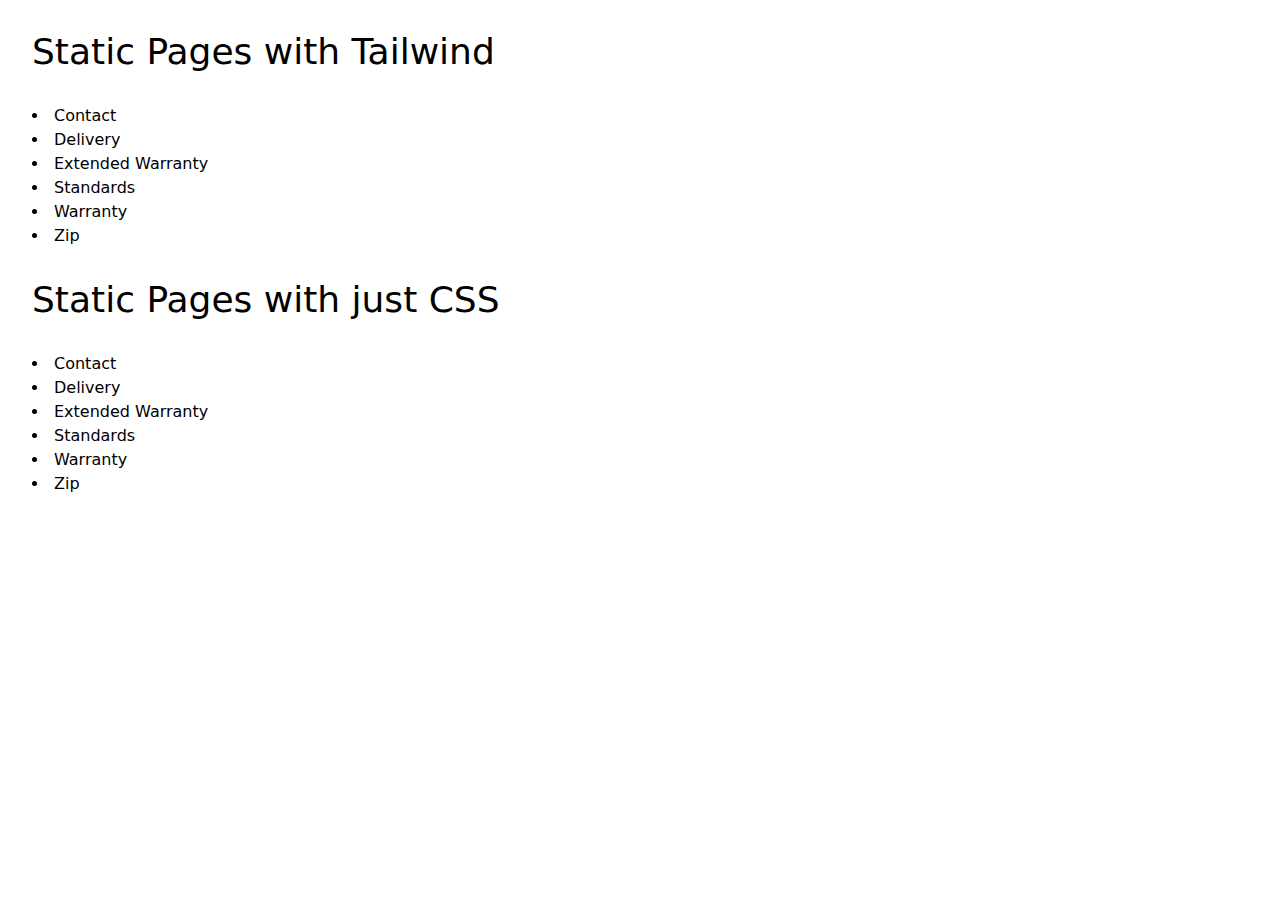
<file: index.html>
<!DOCTYPE html>
<html lang="en">
    <head>
        <meta charset="UTF-8" />
        <meta name="viewport" content="width=device-width, initial-scale=1.0" />
        <link rel="stylesheet" href="./tailwindstyle.css" />
        <title>Static pages index</title>
    </head>
    <body>
        <h1 class="mb-4 ml-8 mt-8 text-4xl">Static Pages with Tailwind</h1>
        <ul class="ml-8 mt-8 list-disc list-inside">
            <li>
                <a
                    class="hover:text-indigo-600 transition-colors"
                    href="./contact.html"
                    >Contact</a
                >
            </li>
            <li>
                <a
                    class="hover:text-indigo-600 transition-colors"
                    href="./delivery.html"
                    >Delivery</a
                >
            </li>
            <li>
                <a
                    class="hover:text-indigo-600 transition-colors"
                    href="./extended-warranty.html"
                    >Extended Warranty</a
                >
            </li>
            <li>
                <a
                    class="hover:text-indigo-600 transition-colors"
                    href="./standards.html"
                    >Standards</a
                >
            </li>
            <li>
                <a
                    class="hover:text-indigo-600 transition-colors"
                    href="./warranty.html"
                    >Warranty</a
                >
            </li>
            <li>
                <a
                    class="hover:text-indigo-600 transition-colors"
                    href="./zip.html"
                    >Zip</a
                >
            </li>
        </ul>
        <h1 class="mb-4 ml-8 mt-8 text-4xl">Static Pages with just CSS</h1>
        <ul class="ml-8 mt-8 list-disc list-inside">
            <li>
                <a
                    class="hover:text-indigo-600 transition-colors"
                    href="./contact-css.html"
                    >Contact</a
                >
            </li>
            <li>
                <a
                    class="hover:text-indigo-600 transition-colors"
                    href="./delivery-css.html"
                    >Delivery</a
                >
            </li>
            <li>
                <a
                    class="hover:text-indigo-600 transition-colors"
                    href="./extended-warranty-css.html"
                    >Extended Warranty</a
                >
            </li>
            <li>
                <a
                    class="hover:text-indigo-600 transition-colors"
                    href="./standards-css.html"
                    >Standards</a
                >
            </li>
            <li>
                <a
                    class="hover:text-indigo-600 transition-colors"
                    href="./warranty-css.html"
                    >Warranty</a
                >
            </li>
            <li>
                <a
                    class="hover:text-indigo-600 transition-colors"
                    href="./zip-css.html"
                    >Zip</a
                >
            </li>
        </ul>
    </body>
</html>
</file>
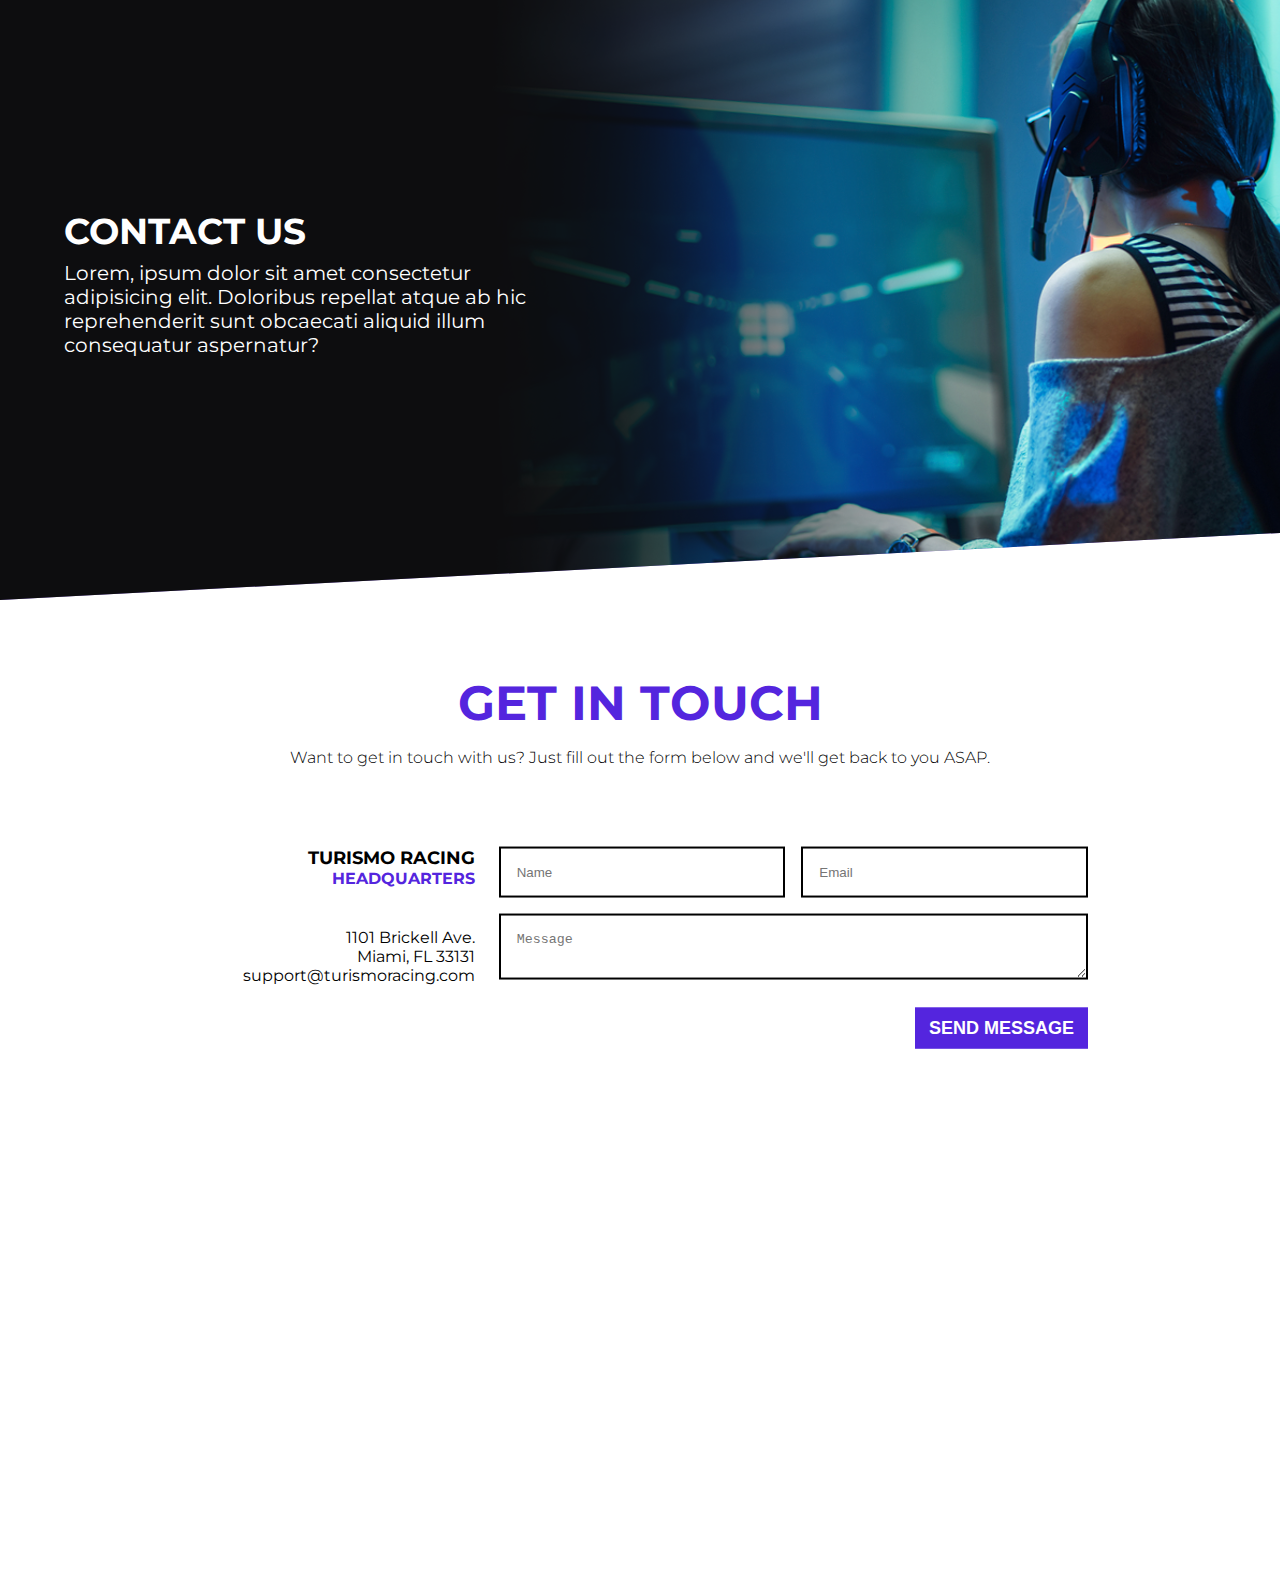
<file: contact-css.html>
<!DOCTYPE html>
<html lang="en">
    <head>
        <meta charset="UTF-8" />
        <meta name="viewport" content="width=device-width, initial-scale=1.0" />
        <link rel="stylesheet" href="style.css" />

        <link rel="preconnect" href="https://fonts.googleapis.com" />
        <link rel="preconnect" href="https://fonts.gstatic.com" crossorigin />
        <link
            href="https://fonts.googleapis.com/css2?family=Montserrat:ital,wght@0,100..900;1,100..900&display=swap"
            rel="stylesheet"
        />

        <title>Document</title>
    </head>
    <body>
        <div class="body-config">
            <div class="section--container">
                <div
                    class="header header--background-contact section-background"
                >
                    <div class="header-content">
                        <p class="title header-content__title">Contact us</p>
                        <p class="header-content__paragraph">
                            Lorem, ipsum dolor sit amet consectetur adipisicing
                            elit. Doloribus repellat atque ab hic reprehenderit
                            sunt obcaecati aliquid illum consequatur aspernatur?
                        </p>
                    </div>
                </div>
            </div>

            <!-- Form and Map -->
            <div class="section-container">
                <div class="section-content">
                    <div class="section-wrapper">
                        <p class="section-content__title title">Get in touch</p>
                        <p class="section-content__paragraph">
                            Want to get in touch with us? Just fill out the form
                            below and we'll get back to you ASAP.
                        </p>

                        <div class="form">
                            <div class="form-text">
                                <p class="title form-text__title">
                                    Turismo Racing
                                </p>

                                <p class="form-text__subtitle">Headquarters</p>

                                <p class="form-text__paragraph">
                                    1101 Brickell Ave. <br />
                                    Miami, FL 33131 <br />
                                    support@turismoracing.com
                                </p>
                            </div>
                            <div class="form-inputs">
                                <div class="form-inputs-wrapper">
                                    <div>
                                        <input
                                            class="form-inputs-wrapper__input"
                                            type="text"
                                            placeholder="Name"
                                        />
                                    </div>

                                    <div>
                                        <input
                                            class="form-inputs-wrapper__input"
                                            type="email"
                                            placeholder="Email"
                                        />
                                    </div>

                                    <div class="form-inputs">
                                        <textarea
                                            class="form-inputs-wrapper__input"
                                            name="message"
                                            id="message"
                                            placeholder="Message"
                                            rows="{8}"
                                        ></textarea>
                                    </div>
                                </div>

                                <div class="button-wrapper">
                                    <input
                                        type="button"
                                        value="Send Message"
                                        class="button-wrapper__button button-wrapper__button--light-bg"
                                    />
                                </div>
                            </div>
                        </div>

                        <iframe
                            class="iframe-maps"
                            src="https://www.google.com/maps/embed?pb=!1m18!1m12!1m3!1d3593.2197083186334!2d-80.19326418454698!3d25.763305583636075!2m3!1f0!2f0!3f0!3m2!1i1024!2i768!4f13.1!3m3!1m2!1s0x88d9b683d1517433%3A0xe931427a46fc00ba!2s1101%20Brickell%20Ave%2C%20Miami%2C%20FL%2033131%2C%20USA!5e0!3m2!1sen!2sco!4v1674167243698!5m2!1sen!2sco"
                            width="900"
                            height="400"
                            allowfullscreen
                            loading="lazy"
                            referrerpolicy="no-referrer-when-downgrade"
                        ></iframe>
                    </div>
                </div>
            </div>
        </div>
    </body>
</html>
</file>
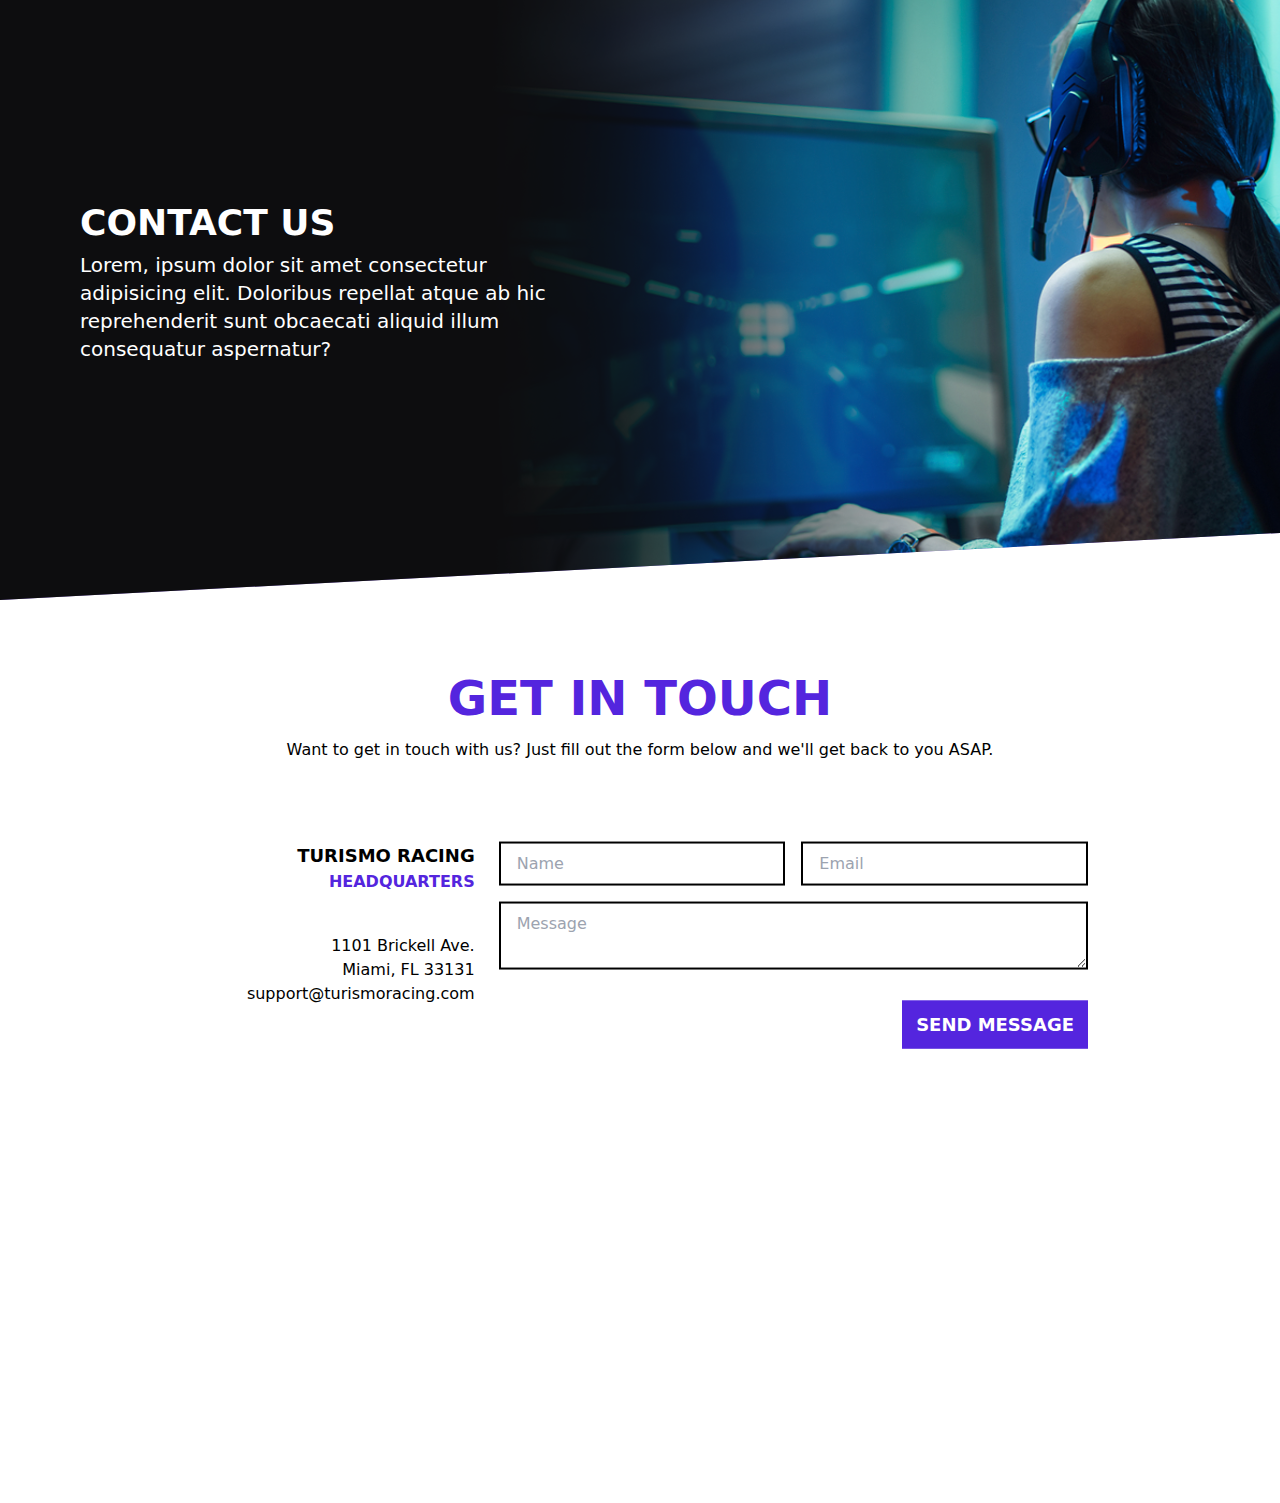
<file: contact.html>
<!DOCTYPE html>
<html lang="en">
    <head>
        <meta charset="UTF-8" />
        <meta name="viewport" content="width=device-width, initial-scale=1.0" />
        <link rel="stylesheet" href="./tailwindstyle.css" />
        <title>Document</title>
    </head>
    <body>
        <div class="overflow-hidden">
            <div
                class="py-20 min-h-[600px] bg-[#8866d9] bg-[url('../public/img/contact/background-girl.png')] bg-no-repeat bg-cover bg-[80%_center] bg-blend-multiply lg:bg-blend-normal lg:bg-top text-white flex items-center justify-center lg:grid lg:grid-cols-2 lg:grid-rows-1 lg:place-items-center -skew-y-3 origin-top-left"
            >
                <div class="p-4 sm:p-8 mx-2 sm:mx-12 skew-y-3">
                    <p
                        class="uppercase text-center lg:text-left text-2xl sm:text-3xl lg:text-4xl font-bold mb-2"
                    >
                        Contact us
                    </p>
                    <p
                        class="text-center lg:text-left text-base sm:text-lg lg:text-xl"
                    >
                        Lorem, ipsum dolor sit amet consectetur adipisicing
                        elit. Doloribus repellat atque ab hic reprehenderit sunt
                        obcaecati aliquid illum consequatur aspernatur?
                    </p>
                </div>
            </div>
        </div>

        <!-- Form and Map -->
        <div class="overflow-hidden">
            <div class="bg-white px-4 py-6 -skew-y-3 origin-bottom-right">
                <div class="skew-y-3">
                    <p
                        class="text-center text-[#5425de] font-bold text-2xl sm:text-5xl uppercase my-4"
                    >
                        Get in touch
                    </p>
                    <p
                        class="font-light mb-8 sm:mb-20 max-w-[800px] text-center mx-auto"
                    >
                        Want to get in touch with us? Just fill out the form
                        below and we'll get back to you ASAP.
                    </p>

                    <div
                        class="max-w-4xl mx-auto grid grid-cols-1 md:grid-cols-3 gap-6"
                    >
                        <div
                            class="col-span-1 flex flex-col items-center md:items-end"
                        >
                            <h2
                                class="uppercase font-bold text-center sm:text-right text-xl sm:text-2xl md:text-lg min-w-[100px]"
                            >
                                Turismo Racing
                            </h2>

                            <p
                                class="uppercase font-bold text-[#5425de] text-right text-base sm:text-lg md:text-base min-w-[100px] mb-4 sm:mb-10"
                            >
                                Headquarters
                            </p>

                            <p
                                class="text-center md:text-right text-xs sm:text-base min-w-[100px]"
                            >
                                1101 Brickell Ave. <br />
                                Miami, FL 33131 <br />
                                support@turismoracing.com
                            </p>
                        </div>
                        <div class="col-span-2">
                            <div
                                class="flex flex-col mx-auto md:grid md:grid-cols-2 gap-4"
                            >
                                <div class="">
                                    <input
                                        class="w-full py-2 px-4 border-black border-2 focus:outline-none"
                                        type="text"
                                        placeholder="Name"
                                    />
                                </div>

                                <div>
                                    <input
                                        class="w-full py-2 px-4 border-black border-2 focus:outline-none"
                                        type="email"
                                        placeholder="Email"
                                    />
                                </div>

                                <div class="col-span-2">
                                    <textarea
                                        class="w-full py-2 px-4 border-black border-2 focus:outline-none"
                                        name="message"
                                        id="message"
                                        placeholder="Message"
                                        rows="{8}"
                                    ></textarea>
                                </div>
                            </div>

                            <div
                                class="uppercase text-white mt-4 flex items-center justify-center md:justify-end"
                            >
                                <input
                                    type="button"
                                    value="Send Message"
                                    class="mt-2 bg-[#5425de] font-bold uppercase w-fit self-center md:self-end px-16 md:px-3 py-2 text-xs sm:text-lg cursor-pointer hover:text-[#5425de] hover:bg-transparent transition-colors duration-300 ease-out border-2 border-[#5425de]"
                                />
                            </div>
                        </div>
                    </div>

                    <iframe
                        class="my-8 mx-auto w-fit sm:w-[500px] md:w-[700px] lg:w-[900px]"
                        src="https://www.google.com/maps/embed?pb=!1m18!1m12!1m3!1d3593.2197083186334!2d-80.19326418454698!3d25.763305583636075!2m3!1f0!2f0!3f0!3m2!1i1024!2i768!4f13.1!3m3!1m2!1s0x88d9b683d1517433%3A0xe931427a46fc00ba!2s1101%20Brickell%20Ave%2C%20Miami%2C%20FL%2033131%2C%20USA!5e0!3m2!1sen!2sco!4v1674167243698!5m2!1sen!2sco"
                        width="900"
                        height="400"
                        allowfullscreen
                        loading="lazy"
                        referrerpolicy="no-referrer-when-downgrade"
                    ></iframe>
                </div>
            </div>
        </div>
    </body>
</html>
</file>
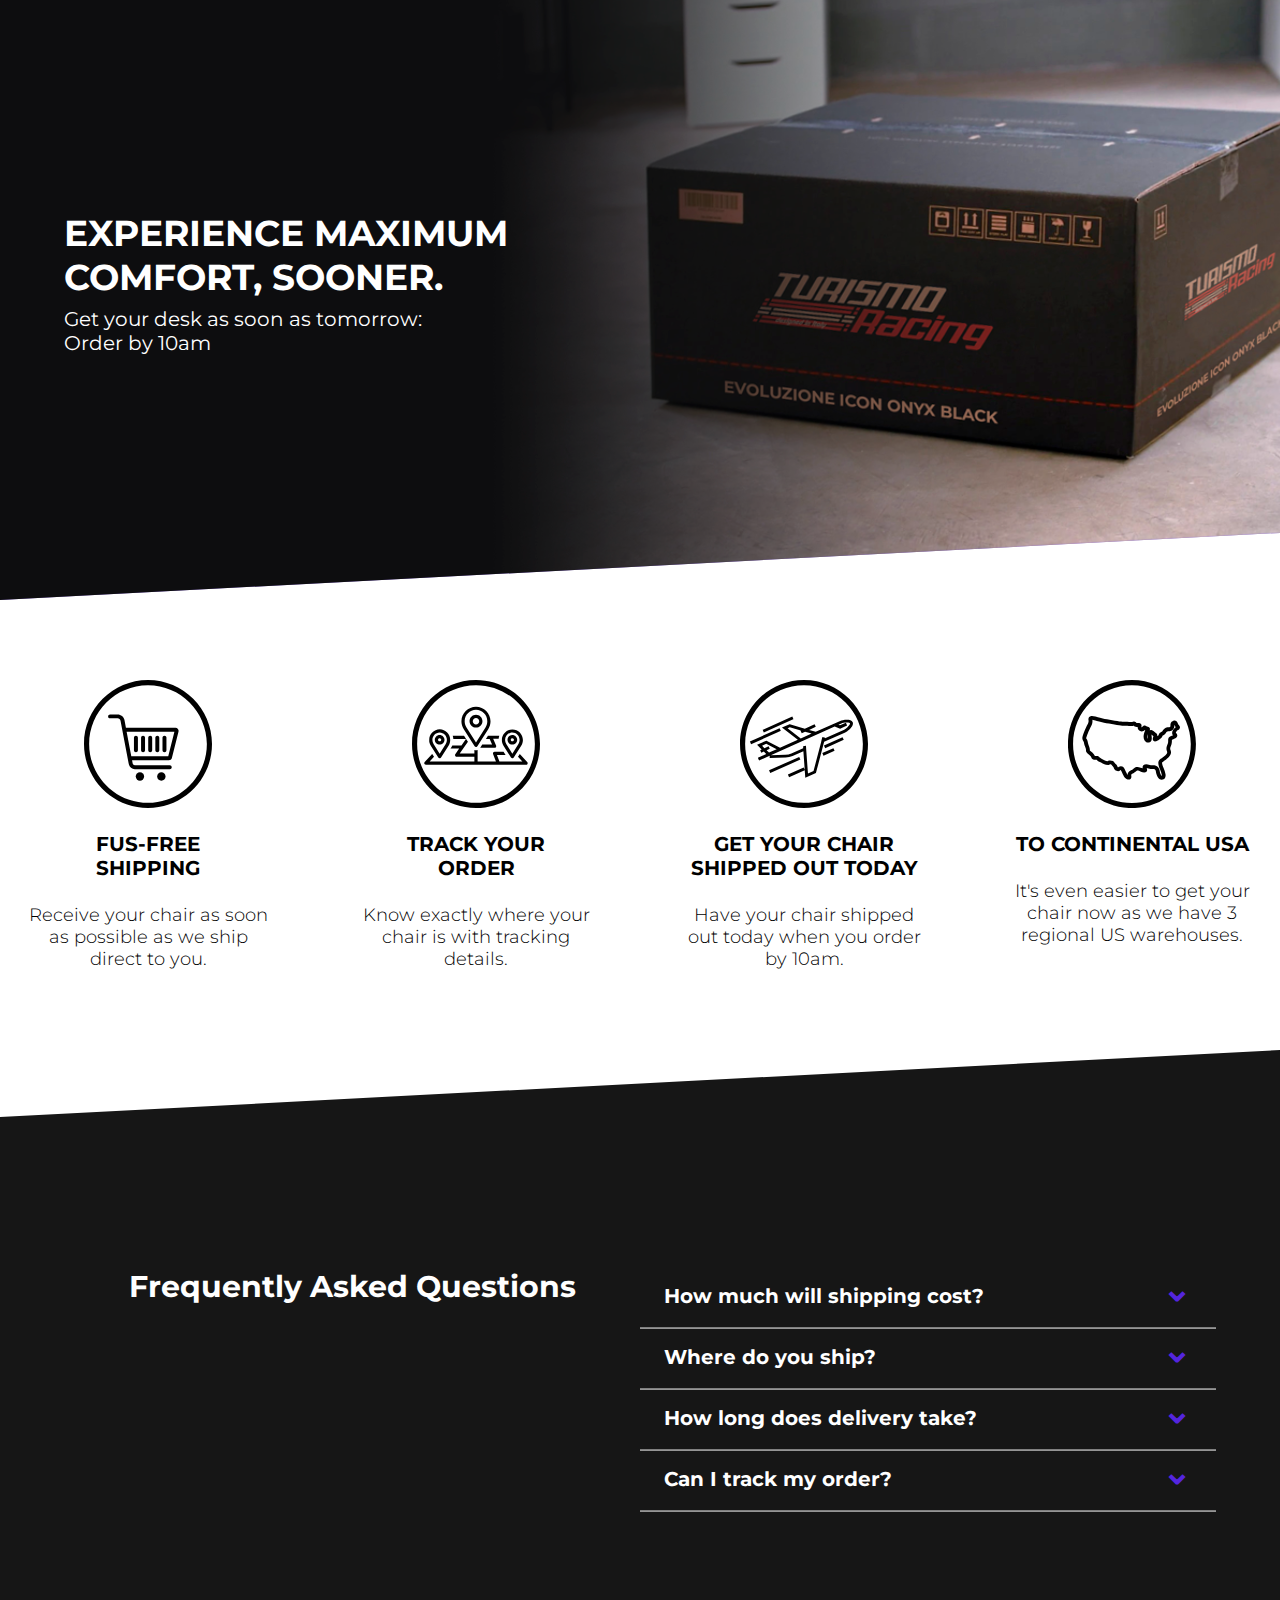
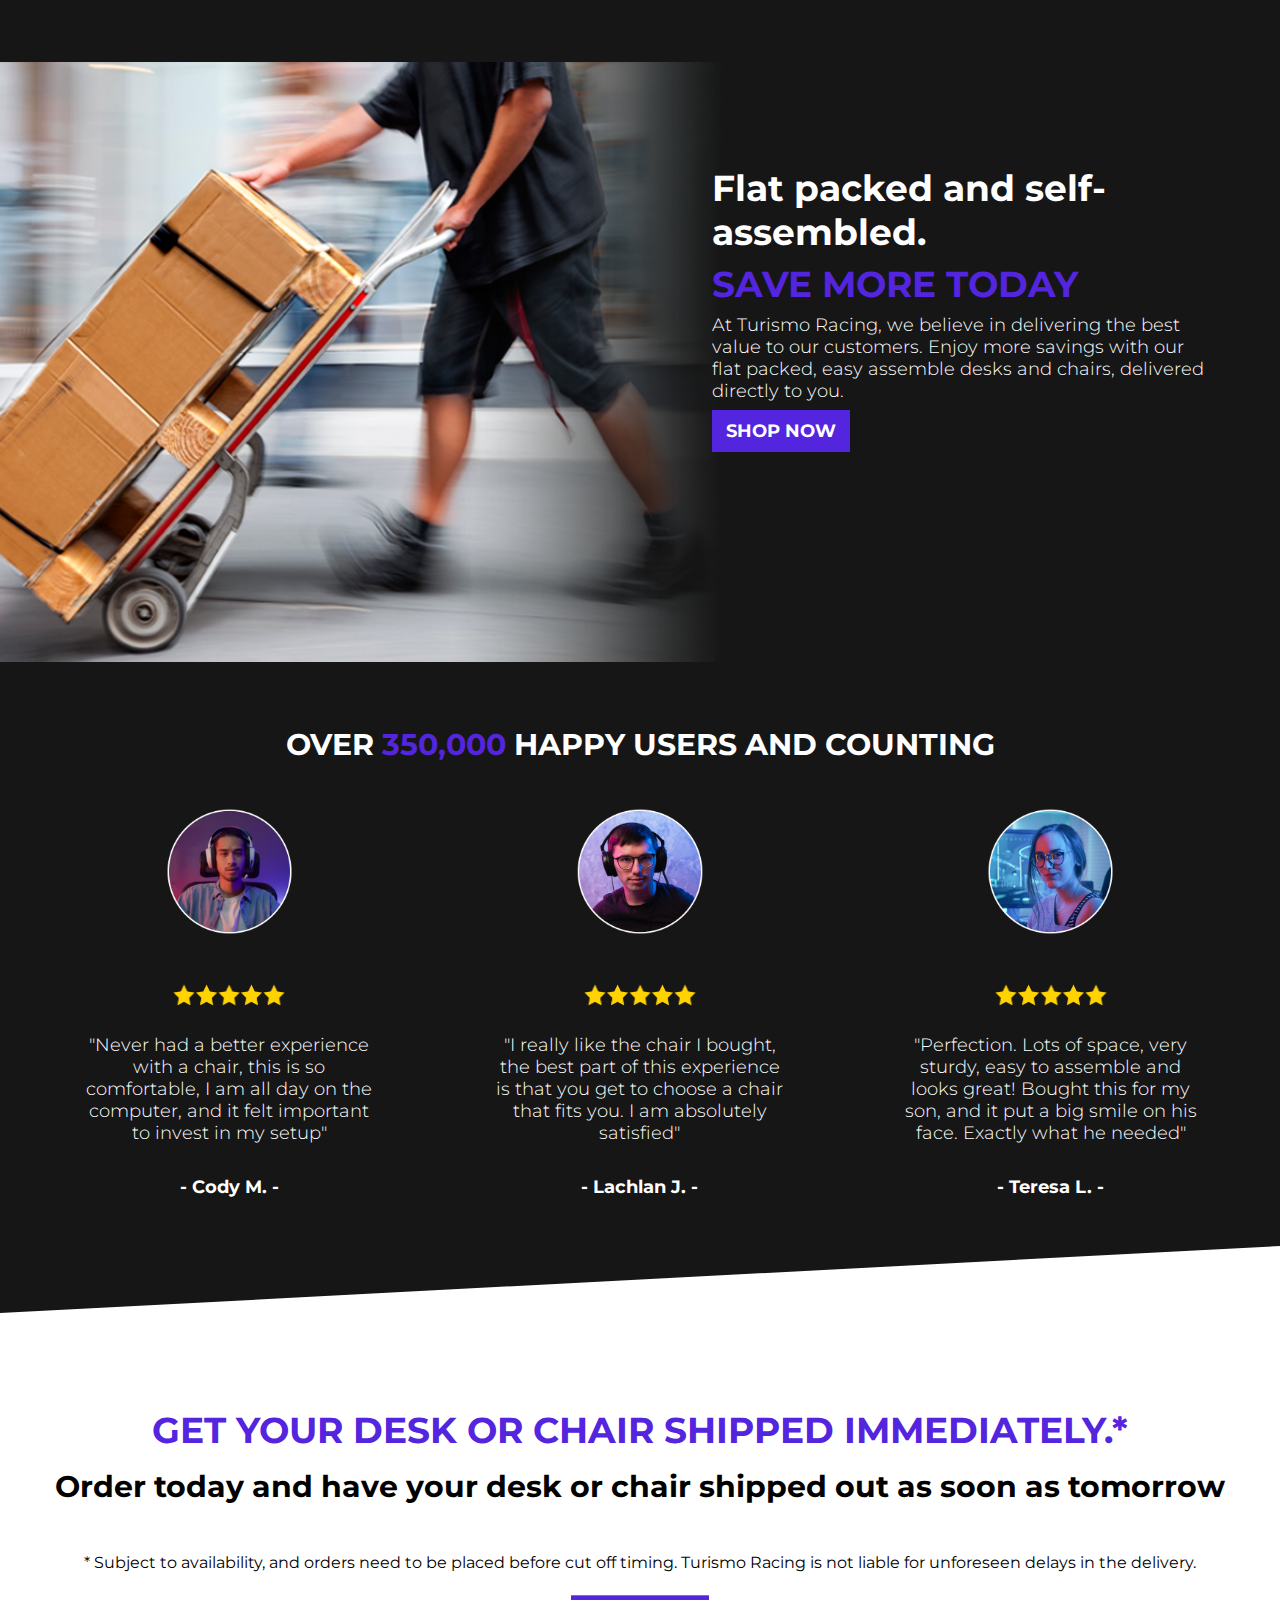
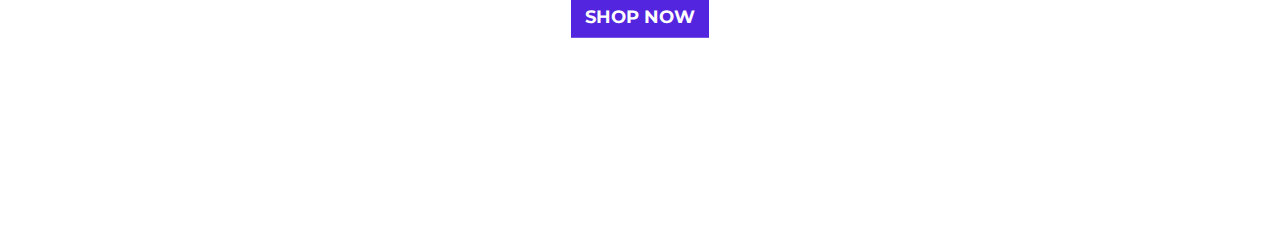
<file: delivery-css.html>
<!DOCTYPE html>
<html lang="en">
    <head>
        <meta charset="UTF-8" />
        <meta name="viewport" content="width=device-width, initial-scale=1.0" />
        <link rel="stylesheet" href="./style.css" />

        <link rel="preconnect" href="https://fonts.googleapis.com" />
        <link rel="preconnect" href="https://fonts.gstatic.com" crossorigin />
        <link
            href="https://fonts.googleapis.com/css2?family=Montserrat:ital,wght@0,100..900;1,100..900&display=swap"
            rel="stylesheet"
        />

        <title>Shipping</title>
    </head>
    <body>
        <div class="body-config">
            <!-- Header -->
            <div class="section-container">
                <div
                    class="header header--background-delivery section-background"
                >
                    <div class="header-content">
                        <p class="title header-content__title">
                            Experience maximum comfort, sooner.
                        </p>
                        <p class="header-content__paragraph">
                            Get your desk as soon as tomorrow: <br />
                            Order by 10am
                        </p>
                    </div>
                </div>
            </div>

            <!-- SVG 4 options -->
            <div class="features">
                <div class="features-wrapper">
                    <div class="feature">
                        <img
                            class="feature__image"
                            src="./public/img/delivery/cart-icon.svg"
                            alt="cart icon"
                        />
                        <p class="feature__title">
                            Fus-free <br />
                            shipping
                        </p>
                        <p class="subtitle">
                            Receive your chair as soon as possible as we ship
                            direct to you.
                        </p>
                    </div>
                    <div class="feature">
                        <img
                            class="feature__image"
                            src="./public/img/delivery/pointer-icon.svg"
                            alt="ubication icon"
                        />

                        <p class="feature__title">
                            Track your <br />
                            order
                        </p>

                        <p class="subtitle">
                            Know exactly where your chair is with tracking
                            details.
                        </p>
                    </div>
                    <div class="feature">
                        <img
                            class="feature__image"
                            src="./public/img/delivery/plane-icon.svg"
                            alt="airplane icon"
                        />
                        <p class="feature__title">
                            Get your chair shipped out today
                        </p>

                        <p class="subtitle">
                            Have your chair shipped out today when you order by
                            10am.
                        </p>
                    </div>
                    <div class="feature">
                        <img
                            class="feature__image"
                            src="./public/img/delivery/map-icon.svg"
                            alt="usa map"
                        />
                        <p class="feature__title">To continental USA</p>

                        <p class="subtitle">
                            It's even easier to get your chair now as we have 3
                            regional US warehouses.
                        </p>
                    </div>
                </div>
            </div>

            <!-- FAQ -->
            <div class="section--container section__container--margin">
                <div class="section-content section-content--black">
                    <div class="section-variation">
                        <p class="title-variation">
                            Frequently Asked Questions
                        </p>
                        <div class="generic-flex">
                            <div class="faq-question">
                                <p>How much will shipping cost?</p>
                                <sup class="faq-question__arrow">⌄</sup>
                            </div>
                            <div class="faq-question">
                                <p>Where do you ship?</p>
                                <sup class="faq-question__arrow">⌄</sup>
                            </div>
                            <div class="faq-question">
                                <p>How long does delivery take?</p>
                                <sup class="faq-question__arrow">⌄</sup>
                            </div>
                            <div class="faq-question">
                                <p>Can I track my order?</p>
                                <sup class="faq-question__arrow">⌄</sup>
                            </div>
                        </div>
                    </div>
                </div>
            </div>

            <!-- Background with button -->
            <div
                class="inner-section section-background section-background--delivery section-background--darker-bg"
            >
                <div class="inner-section-text-wrapper">
                    <p class="inner-section-text-wrapper__subtitle">
                        Flat packed and self-assembled.
                    </p>
                    <p class="inner-section-text-wrapper__title">
                        Save more today
                    </p>
                    <p class="subtitle">
                        At Turismo Racing, we believe in delivering the best
                        value to our customers. Enjoy more savings with our flat
                        packed, easy assemble desks and chairs, delivered
                        directly to you.
                    </p>
                    <a
                        href="#"
                        class="button-wrapper__button button-wrapper__button--dark-bg"
                        >Shop now</a
                    >
                </div>
            </div>

            <!-- Reviews -->
            <div class="section--container">
                <div
                    class="section-content--no-skew section-content--black section-content--fix"
                >
                    <div>
                        <h2 class="title title-variation">
                            Over <span class="text-purple">350,000</span> happy
                            users and counting
                        </h2>
                        <div class="reviews-wrapper">
                            <div class="review">
                                <img
                                    class="review__image"
                                    src="./public/img/delivery/black-man-review.png"
                                    alt="black man with headphones"
                                /><img
                                    class="review__stars"
                                    src="./public/img/delivery/stars.png"
                                    alt="five stars"
                                />
                                <p class="review__text review__text--light">
                                    "Never had a better experience with a chair,
                                    this is so comfortable, I am all day on the
                                    computer, and it felt important to invest in
                                    my setup"
                                </p>
                                <p class="review__text review__text--bold">
                                    - Cody M. -
                                </p>
                            </div>
                            <div class="review">
                                <img
                                    class="review__image"
                                    src="./public/img/delivery/white-man-review.png"
                                    alt="black man with headphones"
                                /><img
                                    class="review__stars"
                                    src="./public/img/delivery/stars.png"
                                    alt="five stars"
                                />
                                <p class="review__text review__text--light">
                                    "I really like the chair I bought, the best
                                    part of this experience is that you get to
                                    choose a chair that fits you. I am
                                    absolutely satisfied"
                                </p>
                                <p class="review__text review__text--bold">
                                    - Lachlan J. -
                                </p>
                            </div>
                            <div class="review">
                                <img
                                    class="review__image"
                                    src="./public/img/delivery/girl-review.png"
                                    alt="black man with headphones"
                                /><img
                                    class="review__stars"
                                    src="./public/img/delivery/stars.png"
                                    alt="five stars"
                                />
                                <p class="review__text review__text--light">
                                    "Perfection. Lots of space, very sturdy,
                                    easy to assemble and looks great! Bought
                                    this for my son, and it put a big smile on
                                    his face. Exactly what he needed"
                                </p>
                                <p class="review__text review__text--bold">
                                    - Teresa L. -
                                </p>
                            </div>
                        </div>
                    </div>
                </div>
            </div>

            <!-- End text -->
            <div class="section-container">
                <div class="footer footer--fix">
                    <div class="footer-content-wrapper">
                        <p class="title text-purple">
                            Get your desk or chair shipped immediately.*
                        </p>
                        <p class="title-variation">
                            Order today and have your desk or chair shipped out
                            as soon as tomorrow
                        </p>
                        <p class="">
                            * Subject to availability, and orders need to be
                            placed before cut off timing. Turismo Racing is not
                            liable for unforeseen delays in the delivery.
                        </p>
                        <a
                            href="#"
                            class="button-wrapper__button button-wrapper__button--light-bg"
                            >Shop now</a
                        >
                    </div>
                </div>
            </div>
        </div>
    </body>
</html>
</file>
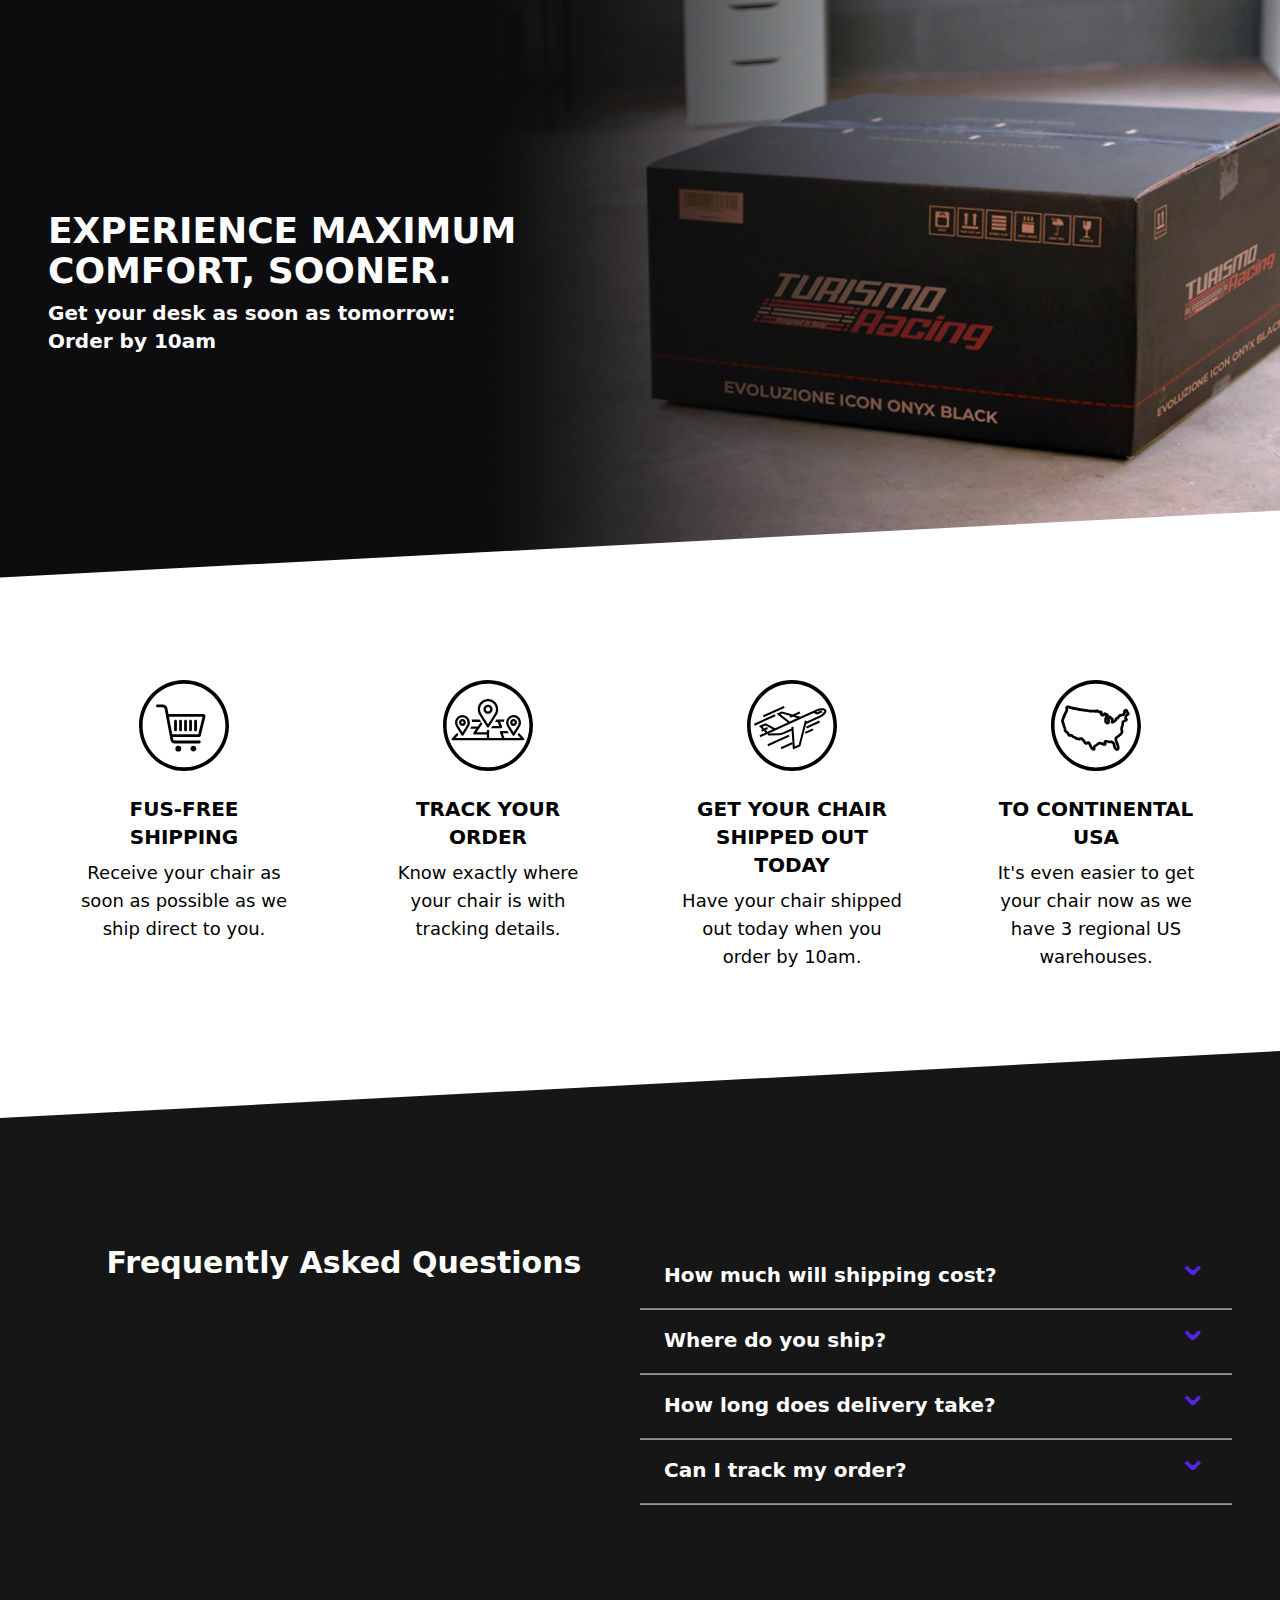
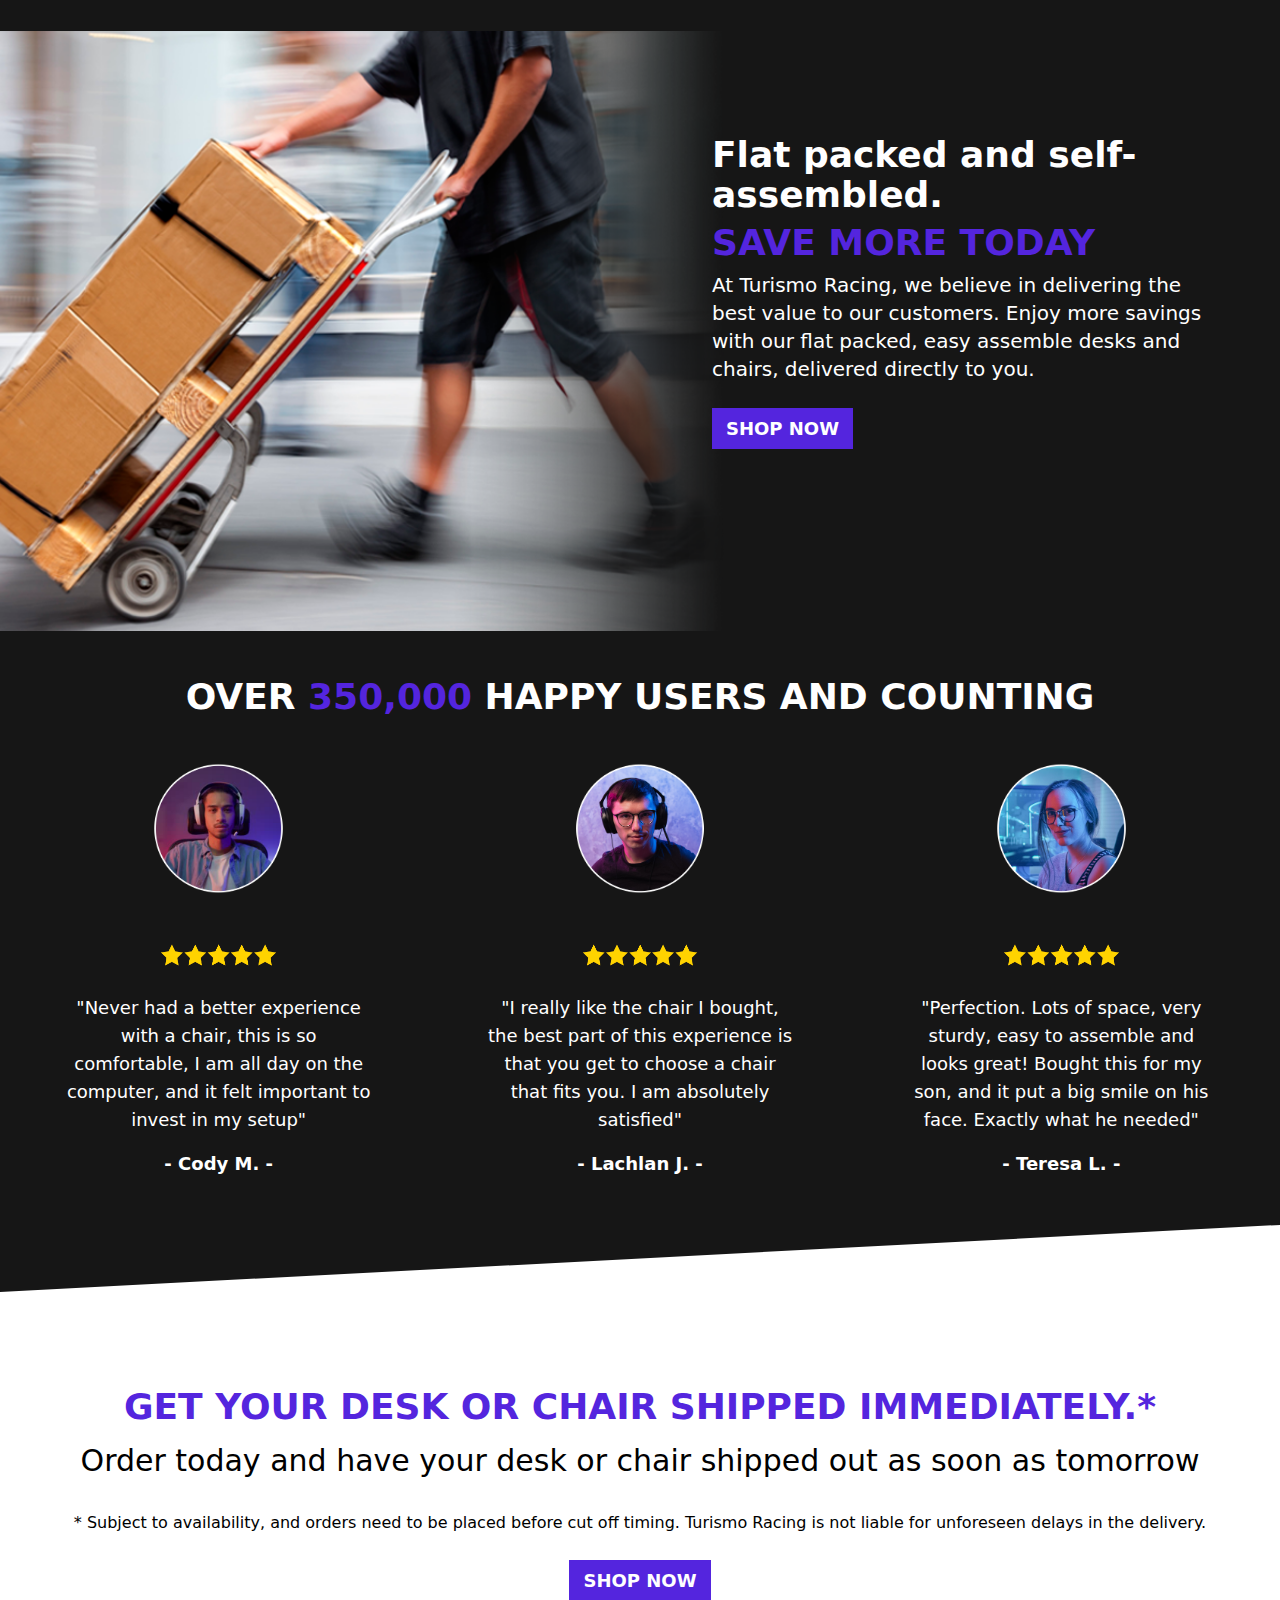
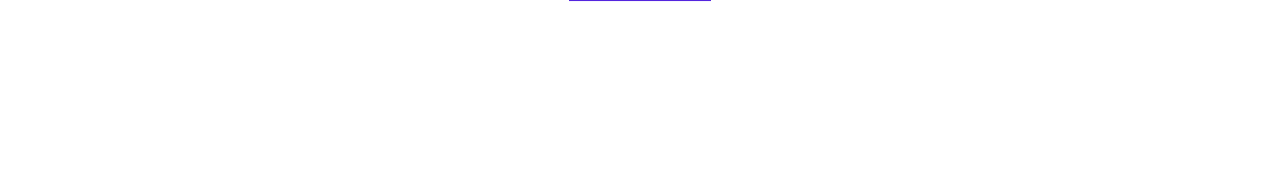
<file: delivery.html>
<!DOCTYPE html>
<html lang="en">
<head>
    <meta charset="UTF-8">
    <meta name="viewport" content="width=device-width, initial-scale=1.0">
    <link rel="stylesheet" href="./tailwindstyle.css" />
    <title>Shipping</title>
</head>
<body>
     <!-- Header -->
    <div class="overflow-hidden">
      <div
        class="py-20 min-h-[600px] bg-[#8866D9] bg-[url('../public/img/delivery/background-box.png')] bg-no-repeat bg-cover bg-[90%_center] bg-blend-multiply lg:bg-blend-normal lg:bg-center text-white flex flex-col justify-center lg:grid lg:grid-cols-2 lg:grid-rows-1 lg:place-items-center -skew-y-3 origin-top-left"
      >
        <div class="mx-8 sm:mx-12 skew-y-3">
          <p
            class="uppercase text-center lg:text-left text-2xl sm:text-3xl lg:text-4xl font-bold mb-2"
          >
            Experience maximum comfort, sooner.
          </p>
          <p class="font-bold text-center lg:text-left text-base sm:text-lg lg:text-xl">
            Get your desk as soon as tomorrow: <br />
            Order by 10am
          </p>
        </div>
      </div>
    </div>

    <!-- SVG 4 options -->
    <div class="py-20 grid -skew-y-3 bg-white -mt-14">
      <div
        class="mx-12 my-14 grid grid-cols-1 sm:grid-cols-2 sm:grid-rows-2 gap-8 justify-items-center lg:grid-cols-4 lg:grid-rows-1 2xl:gap-20 skew-y-3"
      >
        <div class="w-10/12 flex flex-col items-center text-center">
          <img
            class="w-28 sm:w-32 lg:w-1/2 xl:w-2/5 mb-6 md:hover:bottom-2 md:transition-[bottom] md:ease-in-out md:duration-200 relative bottom-0"
            src="./public/img/delivery/cart-icon.svg"
            alt="cart icon"
          />
          <p
            class="uppercase text-xl sm:text-2xl lg:text-lg xl:text-xl 2xl:text-2xl font-bold mb-2"
          >
            Fus-free <br />
            shipping
          </p>
          <p class="font-light text-base sm:text-lg 2xl:text-lg">
            Receive your chair as soon as possible as we ship direct to you.
          </p>
        </div>
        <div class="w-10/12 flex flex-col items-center text-center">
          <img
            class="w-28 sm:w-32 lg:w-1/2 xl:w-2/5 mb-6 md:hover:bottom-2 md:transition-[bottom] md:ease-in-out md:duration-200 relative bottom-0"
            src="./public/img/delivery/pointer-icon.svg"
            alt="ubication icon"
          />

          <p
            class="uppercase text-xl sm:text-2xl lg:text-lg xl:text-xl 2xl:text-2xl font-bold mb-2"
          >
            Track your <br />
            order
          </p>

          <p class="font-light text-base sm:text-lg 2xl:text-lg">
            Know exactly where your chair is with tracking details.
          </p>
        </div>
        <div class="w-10/12 flex flex-col items-center text-center">
          <img
            class="w-28 sm:w-32 lg:w-1/2 xl:w-2/5 mb-6 md:hover:bottom-2 md:transition-[bottom] md:ease-in-out md:duration-200 relative bottom-0"
            src="./public/img/delivery/plane-icon.svg"
            alt="airplane icon"
          />
          <p
            class="uppercase text-xl sm:text-2xl lg:text-lg xl:text-xl 2xl:text-2xl font-bold mb-2"
          >
            Get your chair shipped out today
          </p>

          <p class="font-light text-base sm:text-lg 2xl:text-lg">
            Have your chair shipped out today when you order by 10am.
          </p>
        </div>
        <div class="w-10/12 flex flex-col items-center text-center">
          <img
            class="w-28 sm:w-32 lg:w-1/2 xl:w-2/5 mb-6 md:hover:bottom-2 md:transition-[bottom] md:ease-in-out md:duration-200 relative bottom-0"
            src="./public/img/delivery/map-icon.svg"
            alt="usa map"
          />
          <p
            class="uppercase text-xl sm:text-2xl lg:text-lg xl:text-xl 2xl:text-2xl font-bold mb-2"
          >
            To continental USA
          </p>

          <p class="font-light text-base sm:text-lg 2xl:text-lg">
            It's even easier to get your chair now as we have 3 regional US
            warehouses.
          </p>
        </div>
      </div>
    </div>

    <!-- FAQ -->
    <div class="overflow-hidden -mt-14">
      <div class="-skew-y-3 origin-bottom-right bg-[#161616]">
        <div
          class="py-40 mx-12 grid grid-cols-1 lg:grid-cols-2 lg:grid-rows-1 text-white text-bold skew-y-3"
        >
          <p class="text-center text-xl sm:text-3xl font-bold mb-8">
            Frequently Asked Questions
          </p>
          <div class="flex flex-col">
            <div
              class="text-base sm:text-xl justify-between px-6 pb-2 pt-4 flex border-b border-white"
            >
              <p class="font-bold">How much will shipping cost?</p>
              <sup class="font-bold text-4xl text-[#5425de] cursor-pointer"
                >⌄</sup
              >
            </div>
            <div
              class="text-base sm:text-xl justify-between px-6 pb-2 pt-4 flex border-b border-white"
            >
              <p class="font-bold">Where do you ship?</p>
              <sup class="font-bold text-4xl text-[#5425de] cursor-pointer"
                >⌄</sup
              >
            </div>
            <div
              class="text-base sm:text-xl justify-between px-6 pb-2 pt-4 flex border-b border-white"
            >
              <p class="font-bold">How long does delivery take?</p>
              <sup class="font-bold text-4xl text-[#5425de] cursor-pointer"
                >⌄</sup
              >
            </div>
            <div
              class="text-base sm:text-xl justify-between px-6 pb-2 pt-4 flex border-b border-white"
            >
              <p class="font-bold">Can I track my order?</p>
              <sup class="font-bold text-4xl text-[#5425de] cursor-pointer"
                >⌄</sup
              >
            </div>
          </div>
        </div>
      </div>
    </div>

    <!-- Background with button -->
    <div
      class="py-8 sm:py-20 min-h-[600px] lg:bg-[#161616] /*bg-[#8866d9]*/ bg-[#45346e] bg-[url('../public/img/delivery/background-boxes.png')] bg-cover bg-no-repeat bg-left bg-blend-multiply lg:bg-blend-normal lg:bg-center text-white flex flex-col justify-center lg:grid lg:grid-cols-2 lg:grid-rows-1 text-center md:text-left"
    >
      <div class="mx-2 sm:mx-12 p-6 col-start-2">
        <p class="text-2xl sm:text-4xl font-bold mb-2">Flat packed and self-assembled.</p>
        <p class="uppercase text-2xl sm:text-4xl font-bold mb-2 text-[#5425de]">
          Save more today
        </p>
        <p class="font-light text-base sm:text-xl mb-8">
          At Turismo Racing, we believe in delivering the best value to our
          customers. Enjoy more savings with our flat packed, easy assemble
          desks and chairs, delivered directly to you.
        </p>
        <a
          href="#"
          class="font-bold uppercase border-2 border-[#5425de] bg-[#5425de] px-10 sm:px-24 md:px-3 py-2 text-sm sm:text-lg cursor-pointer hover:bg-transparent transition-colors duration-300 ease-out"
          >Shop now</a
        >
      </div>
    </div>

    <!-- Reviews -->
    <div class="overflow-hidden">
      <div class="bg-[#161616] -skew-y-3 origin-top-left">
        <div class="text-center text-white py-20 skew-y-3">
          <h2 class="mx-4 uppercase text-2xl sm:text-4xl font-bold mb-8">
            Over <span class="text-[#5425de]">350,000</span> happy users and
            counting
          </h2>
          <div
            class="max-w-md lg:max-w-full mx-auto lg:mx-12 grid lg:grid-cols-3 lg:grid-rows-1 gap-20"
          >
            <div class="flex flex-col items-center text-center">
              <img
                class="w-48 sm:w-1/2 lg:w-3/4 xl:w-1/2 mb-6"
                src="./public/img/delivery/black-man-review.png"
                alt="black man with headphones"
              /><img
                class="w-40 sm:w-1/2 xl:w-2/5"
                src="./public/img/delivery/stars.png"
                alt="five stars"
              />
              <p class="font-light m-4 text-base sm:text-lg">
                "Never had a better experience with a chair, this is so
                comfortable, I am all day on the computer, and it felt important
                to invest in my setup"
              </p>
              <p class="font-bold text-base sm:text-lg">- Cody M. -</p>
            </div>
            <div class="flex flex-col items-center text-center">
              <img
                class="w-48 sm:w-1/2 lg:w-3/4 xl:w-1/2 mb-6"
                src="./public/img/delivery/white-man-review.png"
                alt="black man with headphones"
              /><img
                class="w-40 sm:w-1/2 xl:w-2/5"
                src="./public/img/delivery/stars.png"
                alt="five stars"
              />
              <p class="font-light m-4 text-base sm:text-lg">
                "I really like the chair I bought, the best part of this
                experience is that you get to choose a chair that fits you. I am
                absolutely satisfied"
              </p>
              <p class="font-bold text-base sm:text-lg">- Lachlan J. -</p>
            </div>
            <div class="flex flex-col items-center text-center">
              <img
                class="w-48 sm:w-1/2 lg:w-3/4 xl:w-1/2 mb-6"
                src="./public/img/delivery/girl-review.png"
                alt="black man with headphones"
              /><img
                class="w-40 sm:w-1/2 xl:w-2/5"
                src="./public/img/delivery/stars.png"
                alt="five stars"
              />
              <p class="font-light m-4 text-base sm:text-lg">
                "Perfection. Lots of space, very sturdy, easy to assemble and
                looks great! Bought this for my son, and it put a big smile on
                his face. Exactly what he needed"
              </p>
              <p class="font-bold text-base sm:text-lg">- Teresa L. -</p>
            </div>
          </div>
        </div>
      </div>
    </div>

    <!-- End text -->
    <div class="overflow-hidden">
      <div
        class="min-h-[600px] mx-4 sm:mx-12 bg-white -skew-y-3 origin-bottom-right -mt-28"
      >
        <div class="text-center py-40 skew-y-3">
          <p class="text-[#5425de] font-bold text-2xl sm:text-4xl uppercase my-4">
            Get your desk or chair shipped immediately.*
          </p>
          <p class="text-xl sm:text-3xl my-4">
            Order today and have your desk or chair shipped out as soon as
            tomorrow
          </p>
          <p class="text-xs sm:text-base font-light my-8">
            * Subject to availability, and orders need to be placed before cut
            off timing. Turismo Racing is not liable for unforeseen delays in
            the delivery.
          </p>
          <a
            href="#"
            class="font-bold text-white uppercase border-2 border-[#5425de] bg-[#5425de] px-10 sm:px-24 md:px-3 py-2 text-sm sm:text-lg cursor-pointer hover:bg-transparent hover:text-[#5425de] transition-colors duration-300 ease-out"
            >Shop now</a
          >
        </div>
      </div>
    </div>
</body>
</html>
</file>
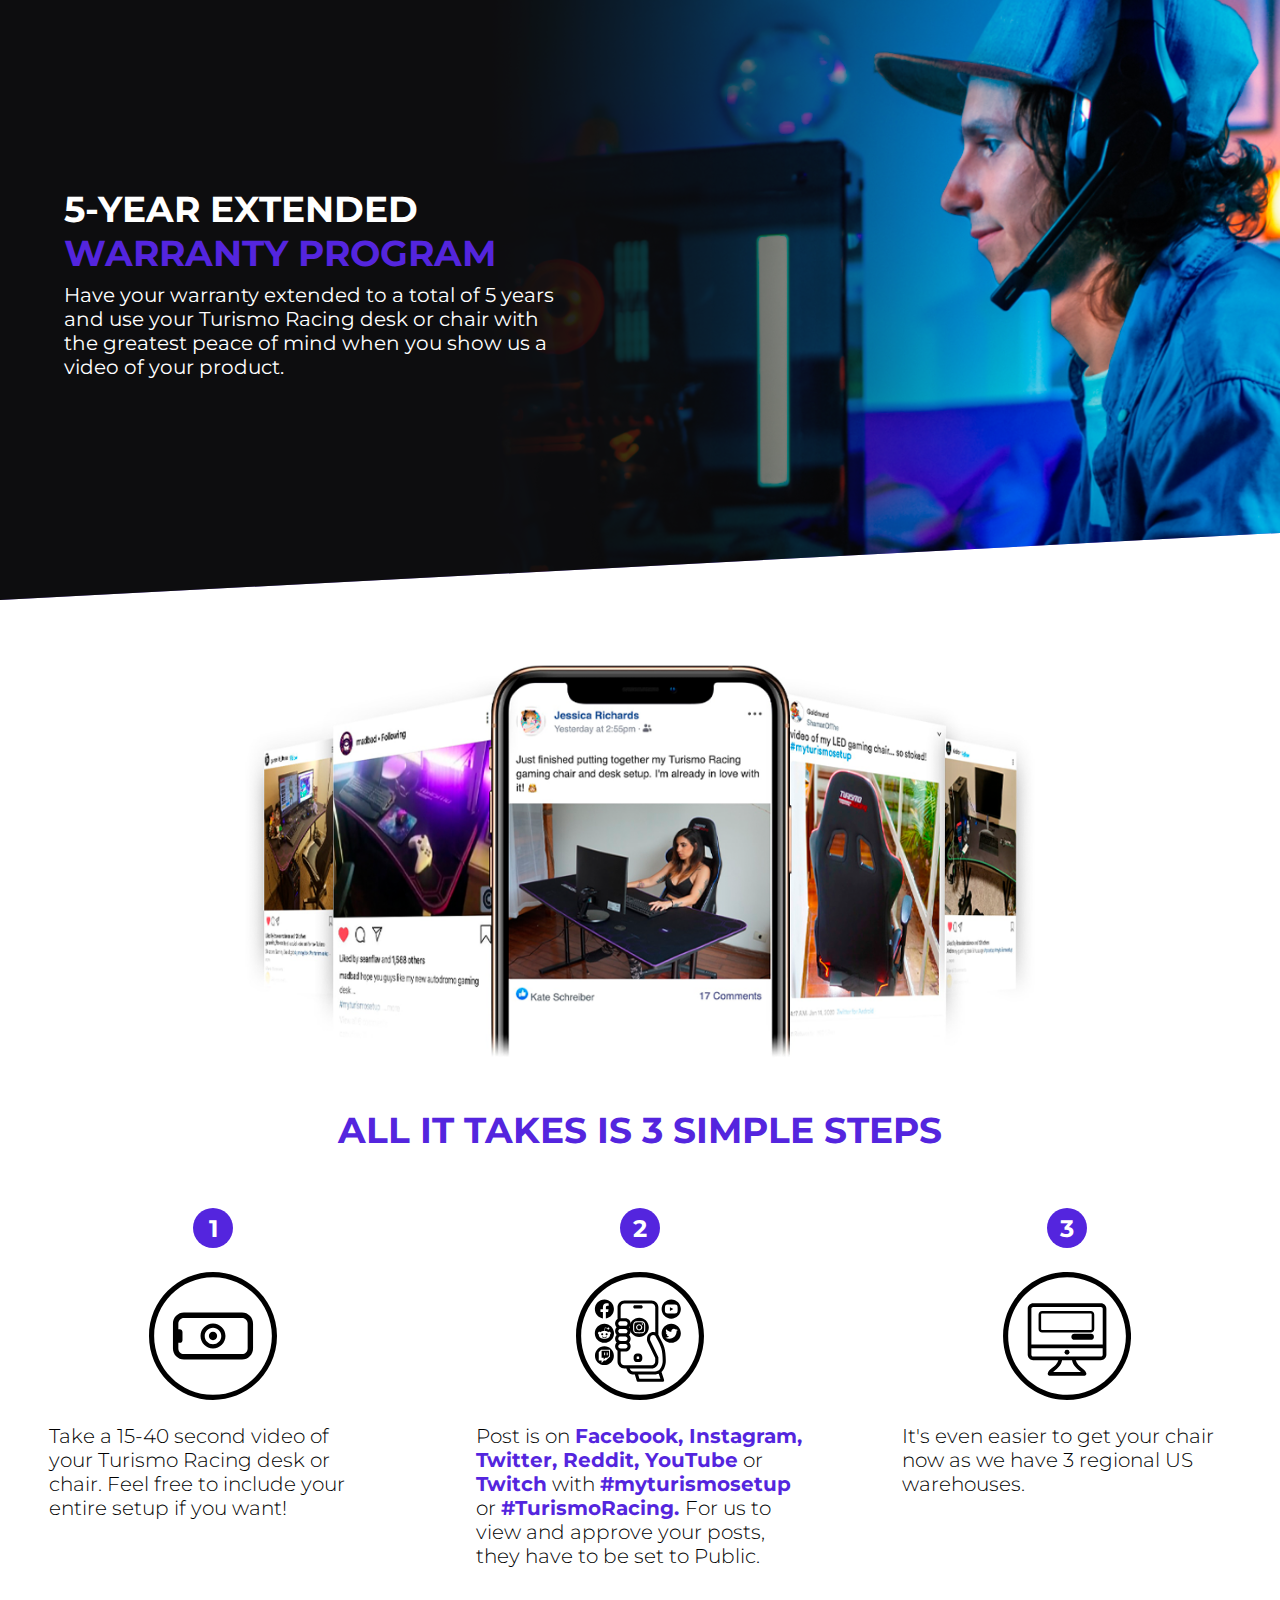
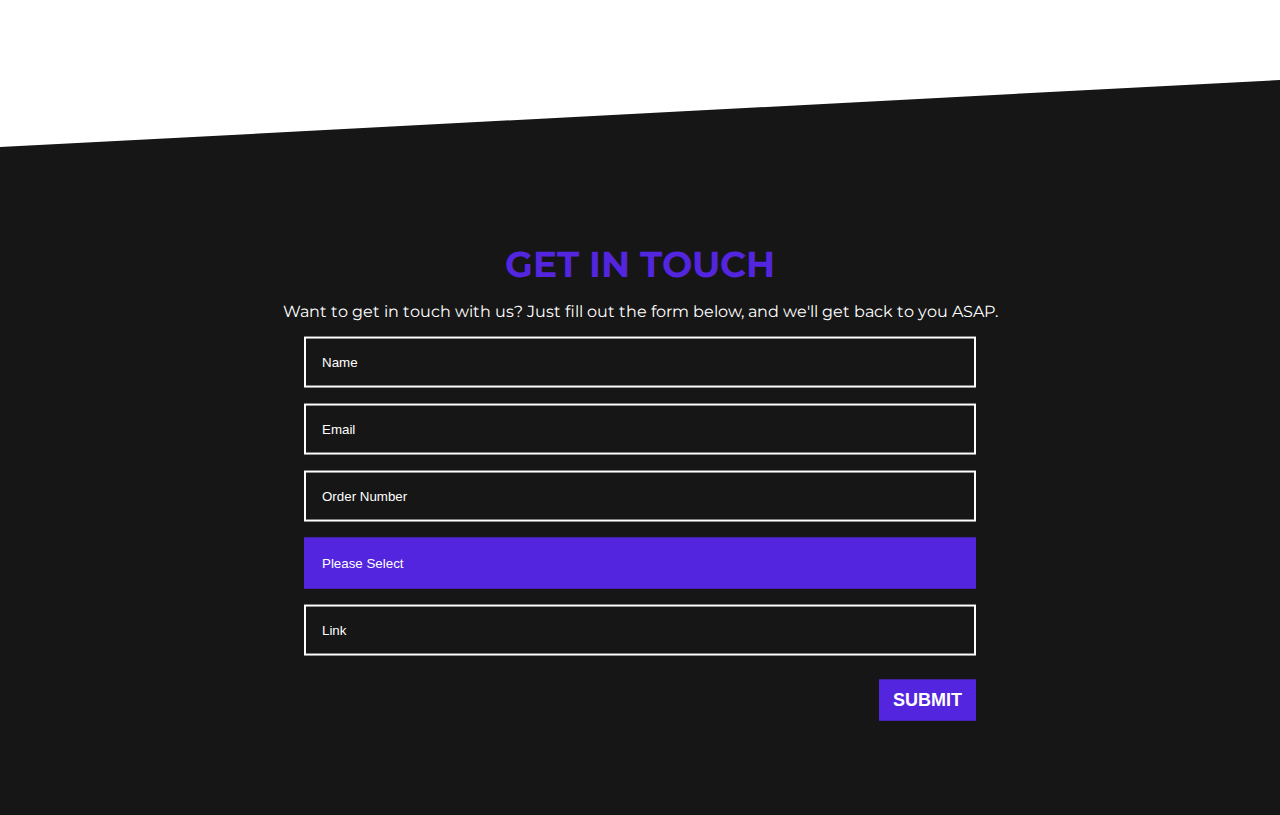
<file: extended-warranty-css.html>
<!DOCTYPE html>
<html lang="en">
    <head>
        <meta charset="UTF-8" />
        <meta name="viewport" content="width=device-width, initial-scale=1.0" />
        <link rel="stylesheet" href="./style.css" />

        <link rel="preconnect" href="https://fonts.googleapis.com" />
        <link rel="preconnect" href="https://fonts.gstatic.com" crossorigin />
        <link
            href="https://fonts.googleapis.com/css2?family=Courier+Prime&family=Montserrat:ital,wght@0,100..900;1,100..900&display=swap"
            rel="stylesheet"
        />

        <title>Extended Warranty</title>
    </head>
    <body>
        <div class="body-config">
            <!-- Header -->
            <div class="section--container">
                <div
                    class="header header--background-extended section-background"
                >
                    <div class="header-content">
                        <p class="title header-content__title">
                            5-Year Extended <br />
                            <span class="text-purple">Warranty Program</span>
                        </p>
                        <p class="header-content__paragraph">
                            Have your warranty extended to a total of 5 years
                            and use your Turismo Racing desk or chair with the
                            greatest peace of mind when you show us a video of
                            your product.
                        </p>
                    </div>
                </div>
            </div>

            <!-- Steps -->
            <div class="section-content--no-skew">
                <div>
                    <img
                        src="./public/img/extended/background-mobile-phones.png"
                        alt="mobile phones with ads"
                        class="section-wrapper__image"
                    />
                    <p class="title text-purple">
                        All it takes is 3 simple steps
                    </p>

                    <div
                        class="features-wrapper features-wrapper--3-cols features-wrapper--1-col"
                    >
                        <div class="feature">
                            <div class="feature__number">1</div>
                            <img
                                class="feature__image"
                                src="./public/img/extended/phone-camera-icon.svg"
                                alt="location icon"
                            />
                            <p class="text-wrapper__paraph">
                                Take a 15-40 second video of your Turismo Racing
                                desk or chair. Feel free to include your entire
                                setup if you want!
                            </p>
                        </div>
                        <div class="feature">
                            <div class="feature__number">2</div>
                            <img
                                class="feature__image"
                                src="./public/img/extended/social-media-icon.svg"
                                alt="airplane icon"
                            />
                            <p class="text-wrapper__paraph">
                                Post is on
                                <span class="text-purple review__text--bold">
                                    Facebook, Instagram, Twitter, Reddit,
                                    YouTube</span
                                >
                                or
                                <span class="text-purple review__text--bold">
                                    Twitch</span
                                >
                                with
                                <span class="text-purple review__text--bold">
                                    #myturismosetup</span
                                >
                                or
                                <span class="text-purple review__text--bold">
                                    #TurismoRacing.
                                </span>
                                For us to view and approve your posts, they have
                                to be set to Public.
                            </p>
                        </div>
                        <div class="feature">
                            <div class="feature__number">3</div>
                            <img
                                class="feature__image"
                                src="./public/img/extended/desktop-pc-icon.svg"
                                alt="usa map"
                            />
                            <p class="text-wrapper__paraph">
                                It's even easier to get your chair now as we
                                have 3 regional US warehouses.
                            </p>
                        </div>
                    </div>
                </div>
            </div>

            <!-- Get in touch-->
            <div class="section--container">
                <div class="footer footer--black">
                    <div class="footer-content-wrapper">
                        <p class="title text-purple">Get in touch</p>
                        <p>
                            Want to get in touch with us? Just fill out the form
                            below, and we'll get back to you ASAP.
                        </p>
                        <form
                            action="#"
                            class="form-inputs-wrapper form-inputs-wrapper--flex"
                            method="post"
                        >
                            <input
                                type="text"
                                id="name"
                                name="name"
                                placeholder="Name"
                                required
                                class="form-inputs-wrapper__input form-inputs-wrapper__input--black"
                            />
                            <input
                                type="email"
                                id="email"
                                name="email"
                                placeholder="Email"
                                required
                                class="form-inputs-wrapper__input form-inputs-wrapper__input--black"
                            />
                            <input
                                type="number"
                                id="order"
                                name="order"
                                placeholder="Order Number"
                                required
                                pattern="\d*"
                                class="form-inputs-wrapper__input form-inputs-wrapper__input--black"
                            />
                            <select
                                id="socialNetwork"
                                name="social-network"
                                required
                                class="form-inputs-wrapper__select"
                            >
                                <option value="" disabled selected hidden>
                                    Please Select
                                </option>
                                <option value="facebook">Facebook</option>
                                <option value="instagram">Instagram</option>
                                <option value="twitter">Twitter</option>
                                <option value="reddit">Reddit</option>
                                <option value="youtube">YouTube</option>
                                <option value="twitch">Twitch</option>
                            </select>
                            <input
                                type="text"
                                id="link"
                                name="link"
                                placeholder="Link"
                                required
                                class="form-inputs-wrapper__input form-inputs-wrapper__input--black"
                            />
                            <input
                                type="submit"
                                value="Submit"
                                class="button-wrapper__button button-wrapper__button--dark-bg"
                            />
                        </form>
                    </div>
                </div>
            </div>
        </div>
    </body>
</html>
</file>
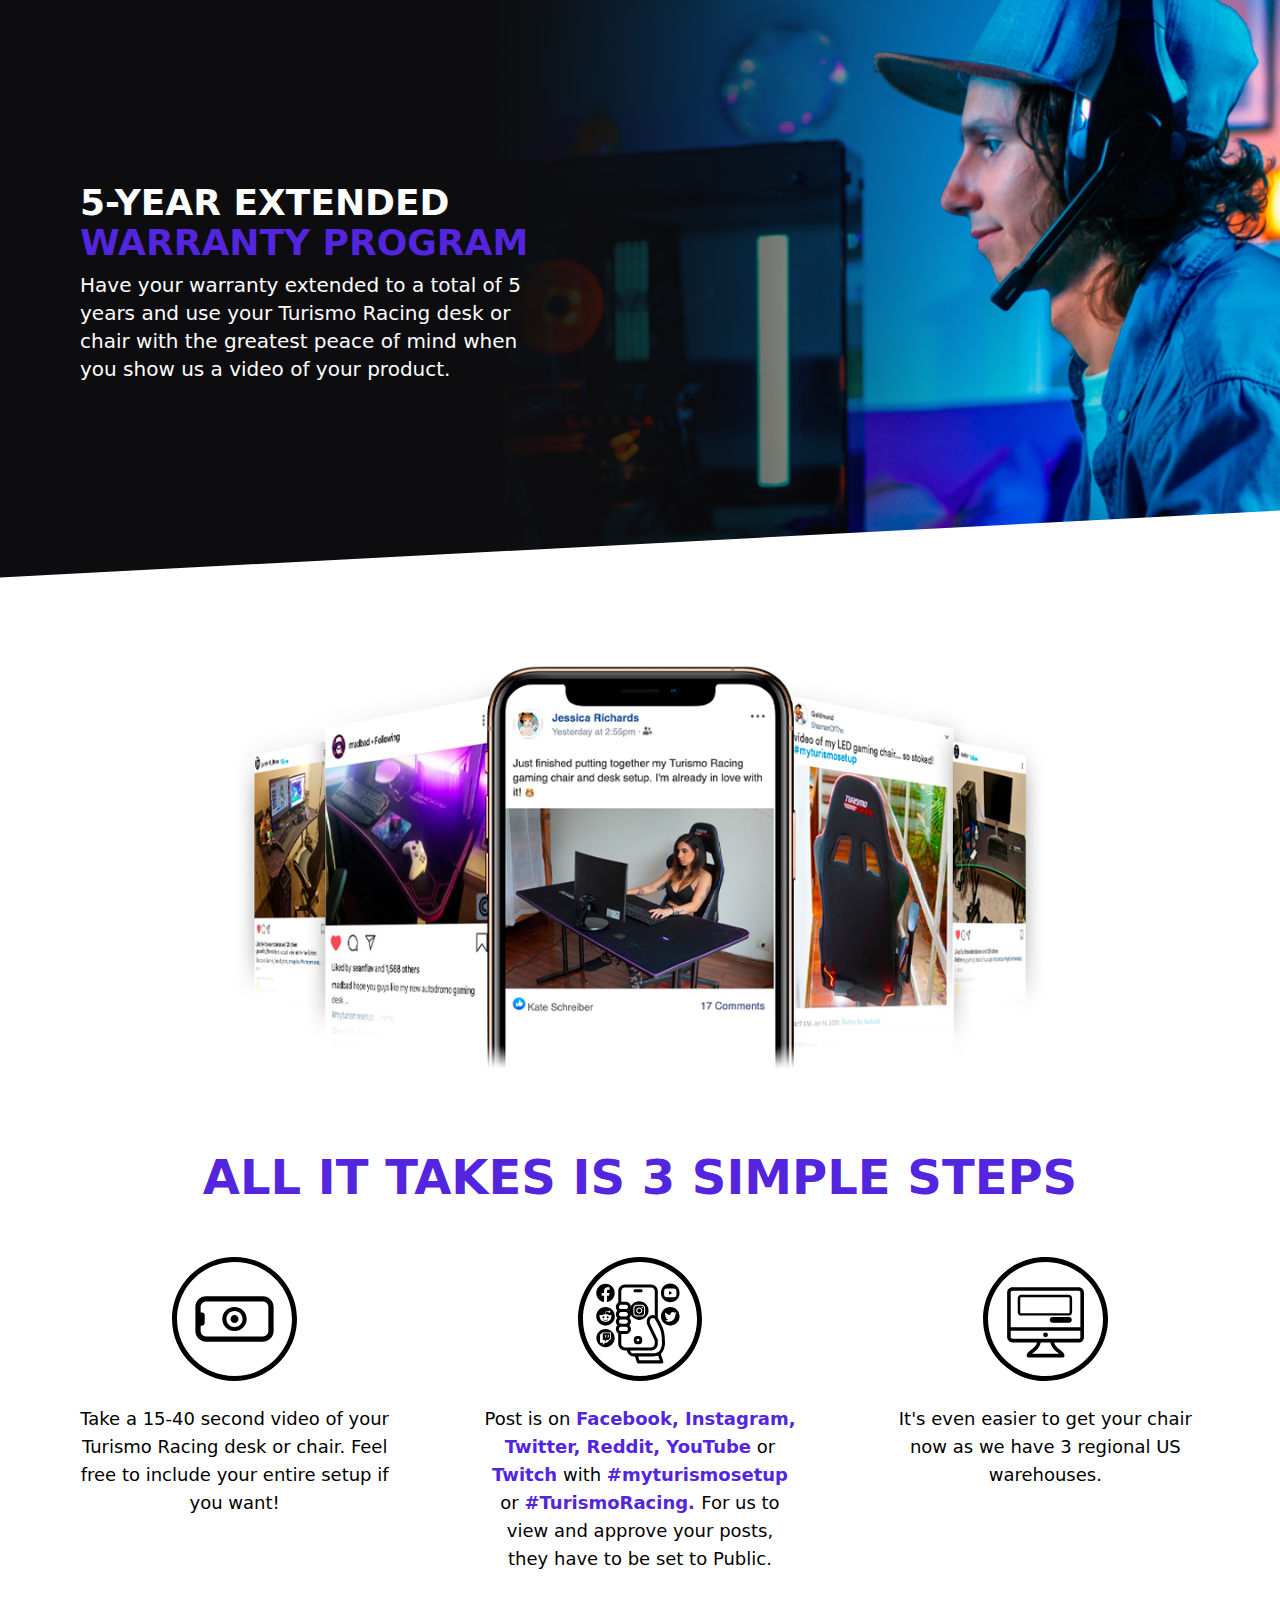
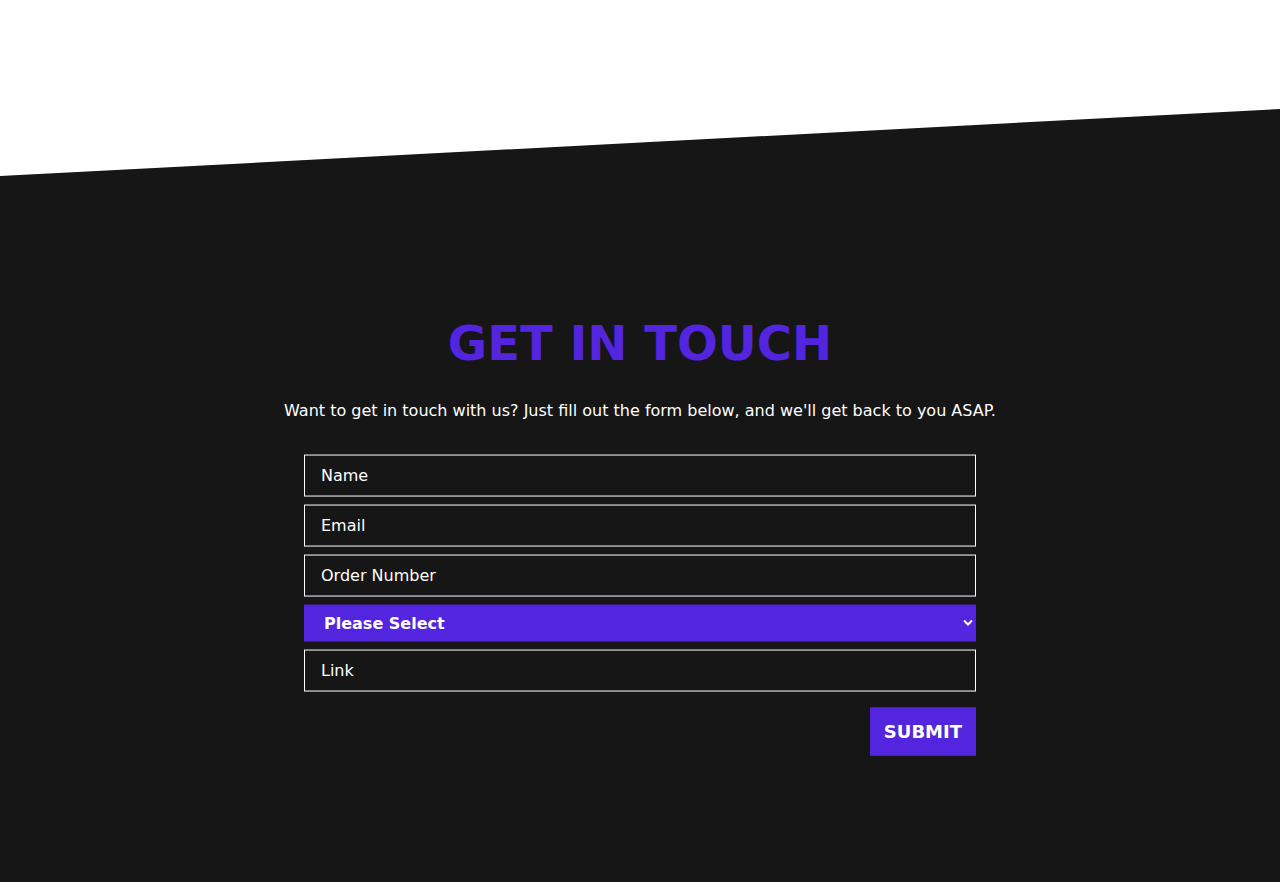
<file: extended-warranty.html>
<!DOCTYPE html>
<html lang="en">
    <head>
        <meta charset="UTF-8" />
        <meta name="viewport" content="width=device-width, initial-scale=1.0" />
        <link rel="stylesheet" href="./tailwindstyle.css" />
        <title>Extended Warranty</title>
    </head>
    <body>
        <!-- Header -->
        <div class="overflow-hidden">
            <div
                class="py-20 min-h-[600px] bg-[#45346e] bg-[url('../public/img/extended/background-gamer.png')] bg-no-repeat bg-cover bg-[80%_center] lg:bg-top bg-blend-multiply lg:bg-blend-normal text-white flex items-center justify-center lg:grid lg:grid-cols-2 lg:grid-rows-1 lg:place-items-center -skew-y-3 origin-top-left"
            >
                <div class="p-2 sm:p-8 mx-4 sm:mx-12 skew-y-3">
                    <p
                        class="uppercase text-center lg:text-left text-2xl sm:text-3xl lg:text-4xl font-bold mb-2"
                    >
                        5-Year Extended <br />
                        <span class="text-[#5425de]">Warranty Program</span>
                    </p>
                    <p
                        class="text-center lg:text-left text-base sm:text-lg lg:text-xl"
                    >
                        Have your warranty extended to a total of 5 years and
                        use your Turismo Racing desk or chair with the greatest
                        peace of mind when you show us a video of your product.
                    </p>
                </div>
            </div>
        </div>

        <!-- Steps -->
        <div class="py-8 sm:py-20 grid -skew-y-3 bg-white -mt-14">
            <div class="skew-y-3">
                <img
                    src="./public/img/extended/background-mobile-phones.png"
                    alt="mobile phones with ads"
                    class="hidden sm:block mx-auto"
                />
                <p
                    class="mx-6 text-center text-[#5425de] font-bold text-3xl sm:text-5xl uppercase my-8"
                >
                    All it takes is 3 simple steps
                </p>

                <div
                    class="mx-4 sm:mx-12 my-14 grid grid-cols-1 gap-16 lg:gap-8 justify-items-center lg:grid-cols-3 lg:grid-rows-1"
                >
                    <div class="w-10/12 flex flex-col items-center text-center">
                        <img
                            class="w-32 lg:w-1/2 xl:w-2/5 mb-6 md:hover:bottom-2 md:transition-[bottom] md:ease-in-out md:duration-200 relative bottom-0"
                            src="./public/img/extended/phone-camera-icon.svg"
                            alt="location icon"
                        />
                        <p class="font-light text-base sm:text-lg 2xl:text-lg">
                            Take a 15-40 second video of your Turismo Racing
                            desk or chair. Feel free to include your entire
                            setup if you want!
                        </p>
                    </div>
                    <div class="w-10/12 flex flex-col items-center text-center">
                        <img
                            class="w-32 lg:w-1/2 xl:w-2/5 mb-6 md:hover:bottom-2 md:transition-[bottom] md:ease-in-out md:duration-200 relative bottom-0"
                            src="./public/img/extended/social-media-icon.svg"
                            alt="airplane icon"
                        />
                        <p class="font-light text-base sm:text-lg 2xl:text-lg">
                            Post is on
                            <span class="text-[#5425de] font-semibold">
                                Facebook, Instagram, Twitter, Reddit,
                                YouTube</span
                            >
                            or
                            <span class="text-[#5425de] font-semibold">
                                Twitch</span
                            >
                            with
                            <span class="text-[#5425de] font-semibold">
                                #myturismosetup</span
                            >
                            or
                            <span class="text-[#5425de] font-semibold">
                                #TurismoRacing.
                            </span>
                            For us to view and approve your posts, they have to
                            be set to Public.
                        </p>
                    </div>
                    <div class="w-10/12 flex flex-col items-center text-center">
                        <img
                            class="w-32 lg:w-1/2 xl:w-2/5 mb-6 md:hover:bottom-2 md:transition-[bottom] md:ease-in-out md:duration-200 relative bottom-0"
                            src="./public/img/extended/desktop-pc-icon.svg"
                            alt="usa map"
                        />
                        <p class="font-light text-base sm:text-lg 2xl:text-lg">
                            It's even easier to get your chair now as we have 3
                            regional US warehouses.
                        </p>
                    </div>
                </div>
            </div>
        </div>

        <!-- Get in touch-->
        <div class="overflow-hidden">
            <div
                class="px-8 sm:px-20 bg-[#161616] -skew-y-3 origin-bottom-right"
            >
                <div class="text-center py-20 sm:py-40 skew-y-3">
                    <p
                        class="text-[#5425de] font-bold text-3xl sm:text-5xl uppercase my-4"
                    >
                        Get in touch
                    </p>
                    <p
                        class="text-sm sm:text-base text-white font-light my-8 max-w-[800px] mx-auto"
                    >
                        Want to get in touch with us? Just fill out the form
                        below, and we'll get back to you ASAP.
                    </p>
                    <form
                        action="#"
                        class="flex flex-col gap-2 max-w-2xl mx-auto text-white font-medium"
                    >
                        <input
                            type="text"
                            id="name"
                            name="name"
                            placeholder="Name"
                            class="border border-white bg-transparent px-4 py-2 placeholder-white"
                        />
                        <input
                            type="email"
                            id="email"
                            name="email"
                            placeholder="Email"
                            class="border border-white bg-transparent px-4 py-2 placeholder-white"
                        />
                        <input
                            type="number"
                            id="order"
                            name="order"
                            placeholder="Order Number"
                            class="border border-white bg-transparent px-4 py-2 placeholder-white"
                        />
                        <select
                            id="socialNetwork"
                            name="social-network"
                            class="bg-[#5425de] px-4 py-2 font-bold"
                        >
                            <option value="" disabled selected hidden>
                                Please Select
                            </option>
                            <option value="facebook">Facebook</option>
                            <option value="instagram">Instagram</option>
                            <option value="twitter">Twitter</option>
                            <option value="reddit">Reddit</option>
                            <option value="youtube">YouTube</option>
                            <option value="twitch">Twitch</option>
                        </select>
                        <input
                            type="text"
                            id="link"
                            name="link"
                            placeholder="Link"
                            class="border border-white bg-transparent px-4 py-2 placeholder-white"
                        />
                        <input
                            type="button"
                            value="Submit"
                            class="mt-2 bg-[#5425de] font-bold uppercase w-fit self-center md:self-end px-12 sm:px-24 md:px-3 py-2 text-base sm:text-lg cursor-pointer hover:bg-transparent transition-colors duration-300 ease-out border-2 border-[#5425de]"
                        />
                    </form>
                </div>
            </div>
        </div>
    </body>
</html>
</file>
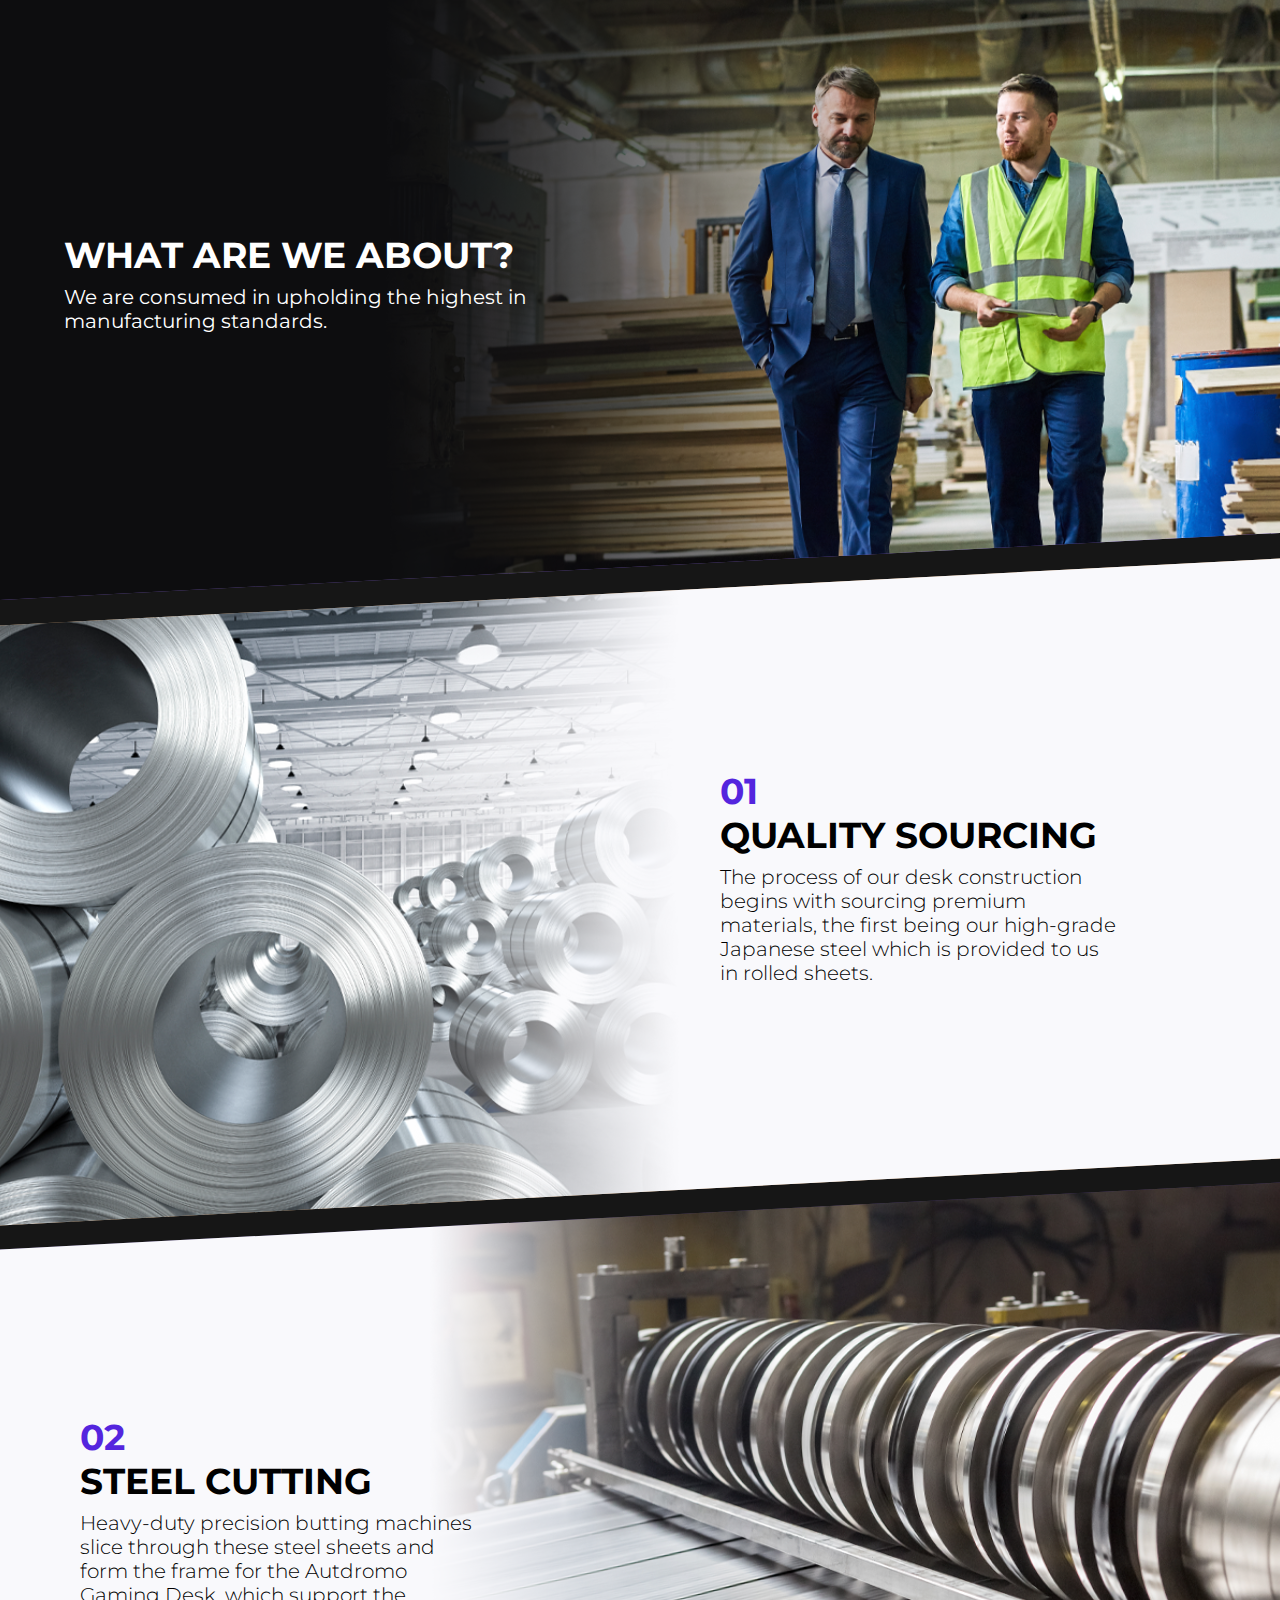
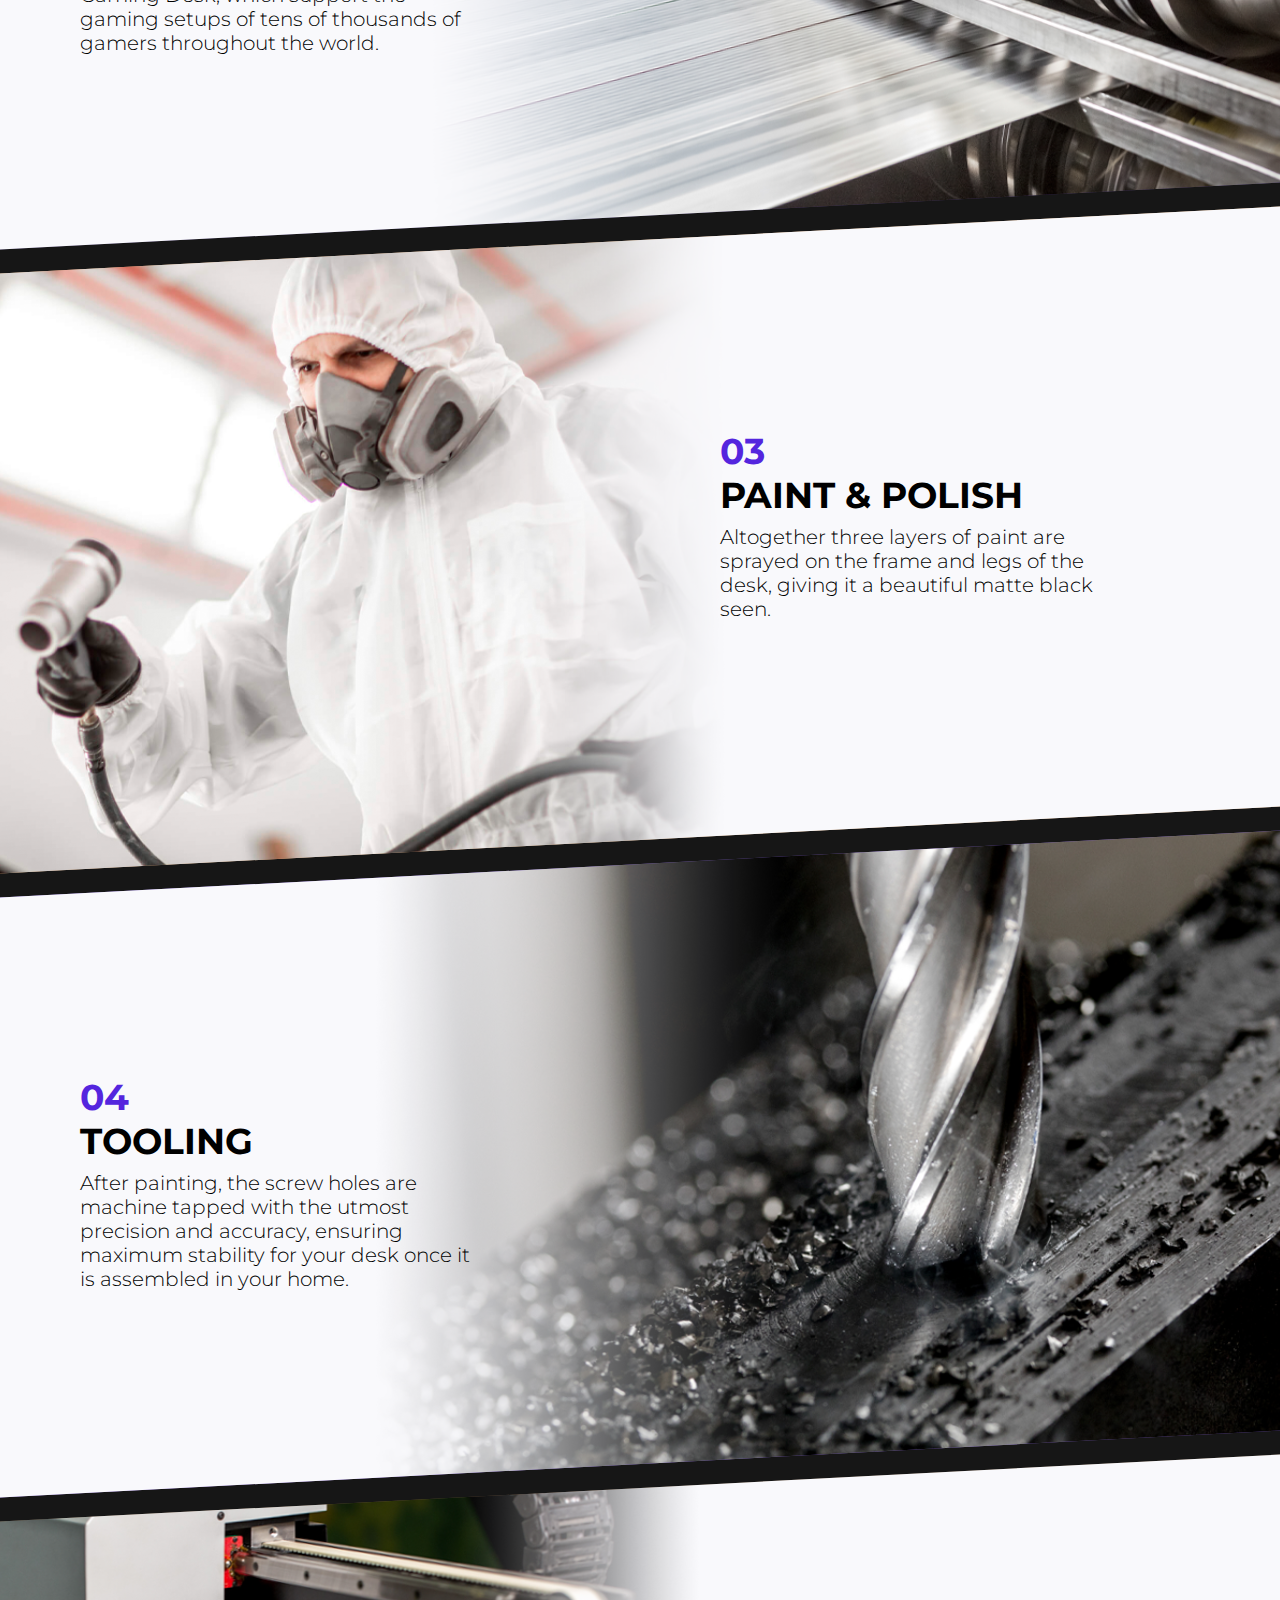
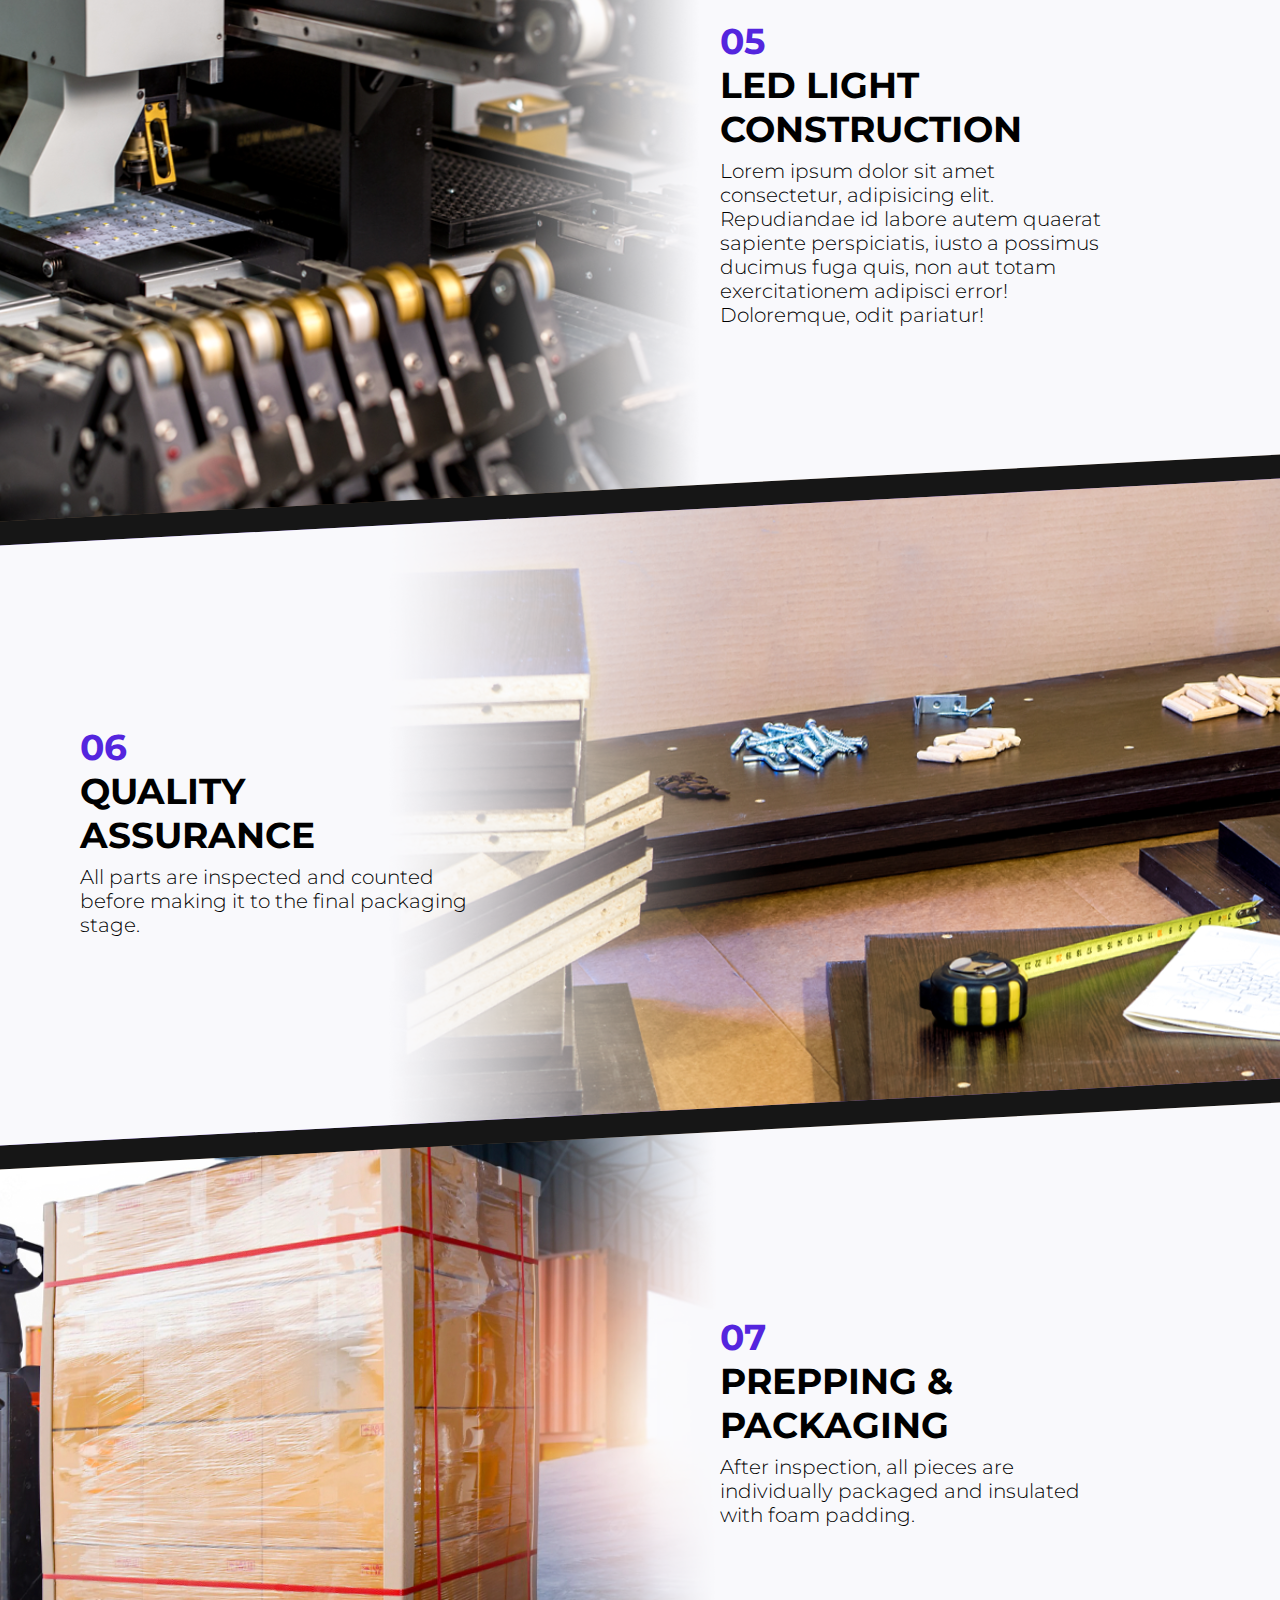
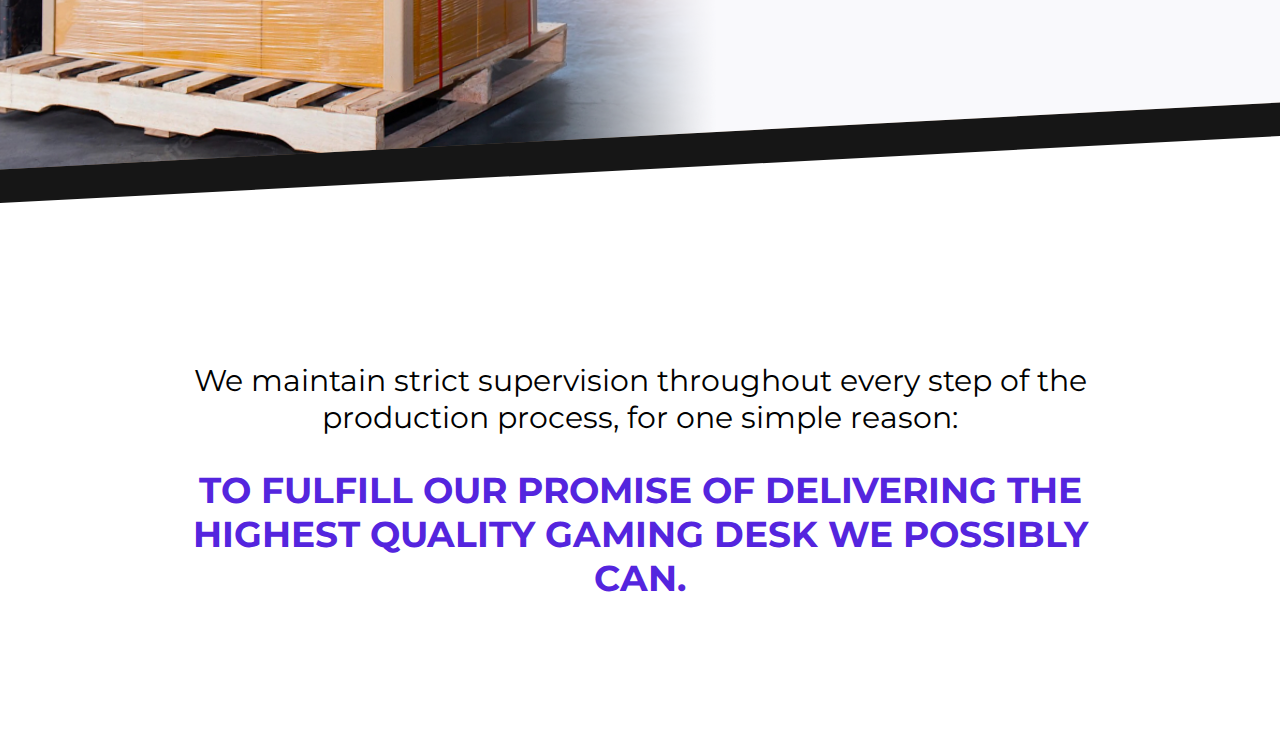
<file: standards-css.html>
<!DOCTYPE html>
<html lang="en">
    <head>
        <meta charset="UTF-8" />
        <meta name="viewport" content="width=device-width, initial-scale=1.0" />
        <link rel="stylesheet" href="./style.css" />

        <link rel="preconnect" href="https://fonts.googleapis.com" />
        <link rel="preconnect" href="https://fonts.gstatic.com" crossorigin />
        <link
            href="https://fonts.googleapis.com/css2?family=Courier+Prime&family=Montserrat:ital,wght@0,100..900;1,100..900&display=swap"
            rel="stylesheet"
        />

        <title>Standards</title>
    </head>
    <body>
        <div class="body-config body-config--bg-black">
            <div>
                <!-- Header -->
                <div class="section--container">
                    <div
                        class="header header--background-standards section-background"
                    >
                        <div class="header-content">
                            <p class="title header-content__title">
                                What are we about?
                            </p>
                            <p class="header-content__paragraph">
                                We are consumed in upholding the highest in
                                manufacturing standards.
                            </p>
                        </div>
                    </div>
                </div>

                <!-- Steps -->
                <!-- 1 -->
                <div class="standards-section standards-section--bg-1">
                    <div></div>
                    <div class="standards-section-content">
                        <p class="standards-section-content__title">
                            <span class="text-purple">01</span><br />
                            Quality sourcing
                        </p>
                        <p class="standards-section-content__paragraph">
                            The process of our desk construction begins with
                            sourcing premium materials, the first being our
                            high-grade Japanese steel which is provided to us in
                            rolled sheets.
                        </p>
                    </div>
                </div>

                <!-- 2 -->
                <div class="standards-section standards-section--bg-2">
                    <div class="standards-section-content">
                        <p class="standards-section-content__title">
                            <span class="text-purple">02</span><br />
                            Steel cutting
                        </p>
                        <p class="standards-section-content__paragraph">
                            Heavy-duty precision butting machines slice through
                            these steel sheets and form the frame for the
                            Autdromo Gaming Desk, which support the gaming
                            setups of tens of thousands of gamers throughout the
                            world.
                        </p>
                    </div>
                </div>

                <!-- 3 -->
                <div class="standards-section standards-section--bg-3">
                    <div></div>
                    <div class="standards-section-content">
                        <p class="standards-section-content__title">
                            <span class="text-purple">03</span><br />
                            Paint & polish
                        </p>
                        <p class="standards-section-content__paragraph">
                            Altogether three layers of paint are sprayed on the
                            frame and legs of the desk, giving it a beautiful
                            matte black seen.
                        </p>
                    </div>
                </div>

                <!-- 4 -->
                <div class="standards-section standards-section--bg-4">
                    <div class="standards-section-content">
                        <p class="standards-section-content__title">
                            <span class="text-purple">04</span><br />
                            Tooling
                        </p>
                        <p class="standards-section-content__paragraph">
                            After painting, the screw holes are machine tapped
                            with the utmost precision and accuracy, ensuring
                            maximum stability for your desk once it is assembled
                            in your home.
                        </p>
                    </div>
                </div>

                <!-- 5 -->
                <div class="standards-section standards-section--bg-5">
                    <div></div>
                    <div class="standards-section-content">
                        <p class="standards-section-content__title">
                            <span class="text-purple">05</span><br />
                            Led light construction
                        </p>
                        <p class="standards-section-content__paragraph">
                            Lorem ipsum dolor sit amet consectetur, adipisicing
                            elit. Repudiandae id labore autem quaerat sapiente
                            perspiciatis, iusto a possimus ducimus fuga quis,
                            non aut totam exercitationem adipisci error!
                            Doloremque, odit pariatur!
                        </p>
                    </div>
                </div>

                <!-- 6 -->
                <div class="standards-section standards-section--bg-6">
                    <div class="standards-section-content">
                        <p class="standards-section-content__title">
                            <span class="text-purple">06</span><br />
                            Quality assurance
                        </p>
                        <p class="standards-section-content__paragraph">
                            All parts are inspected and counted before making it
                            to the final packaging stage.
                        </p>
                    </div>
                </div>

                <!-- 7 -->
                <div class="standards-section standards-section--bg-7">
                    <div></div>
                    <div class="standards-section-content">
                        <p class="standards-section-content__title">
                            <span class="text-purple">07</span><br />
                            Prepping & packaging
                        </p>
                        <p class="standards-section-content__paragraph">
                            After inspection, all pieces are individually
                            packaged and insulated with foam padding.
                        </p>
                    </div>
                </div>

                <!-- End text -->
                <div class="section--container">
                    <div class="standards-footer">
                        <div class="standards-footer-content">
                            <p class="standards-footer-content__paragraph">
                                We maintain strict supervision throughout every
                                step of the production process, for one simple
                                reason:
                            </p>
                            <p class="standards-footer-content__title">
                                To fulfill our promise of delivering the highest
                                quality gaming desk we possibly can.
                            </p>
                        </div>
                    </div>
                </div>
            </div>
        </div>
    </body>
</html>
</file>
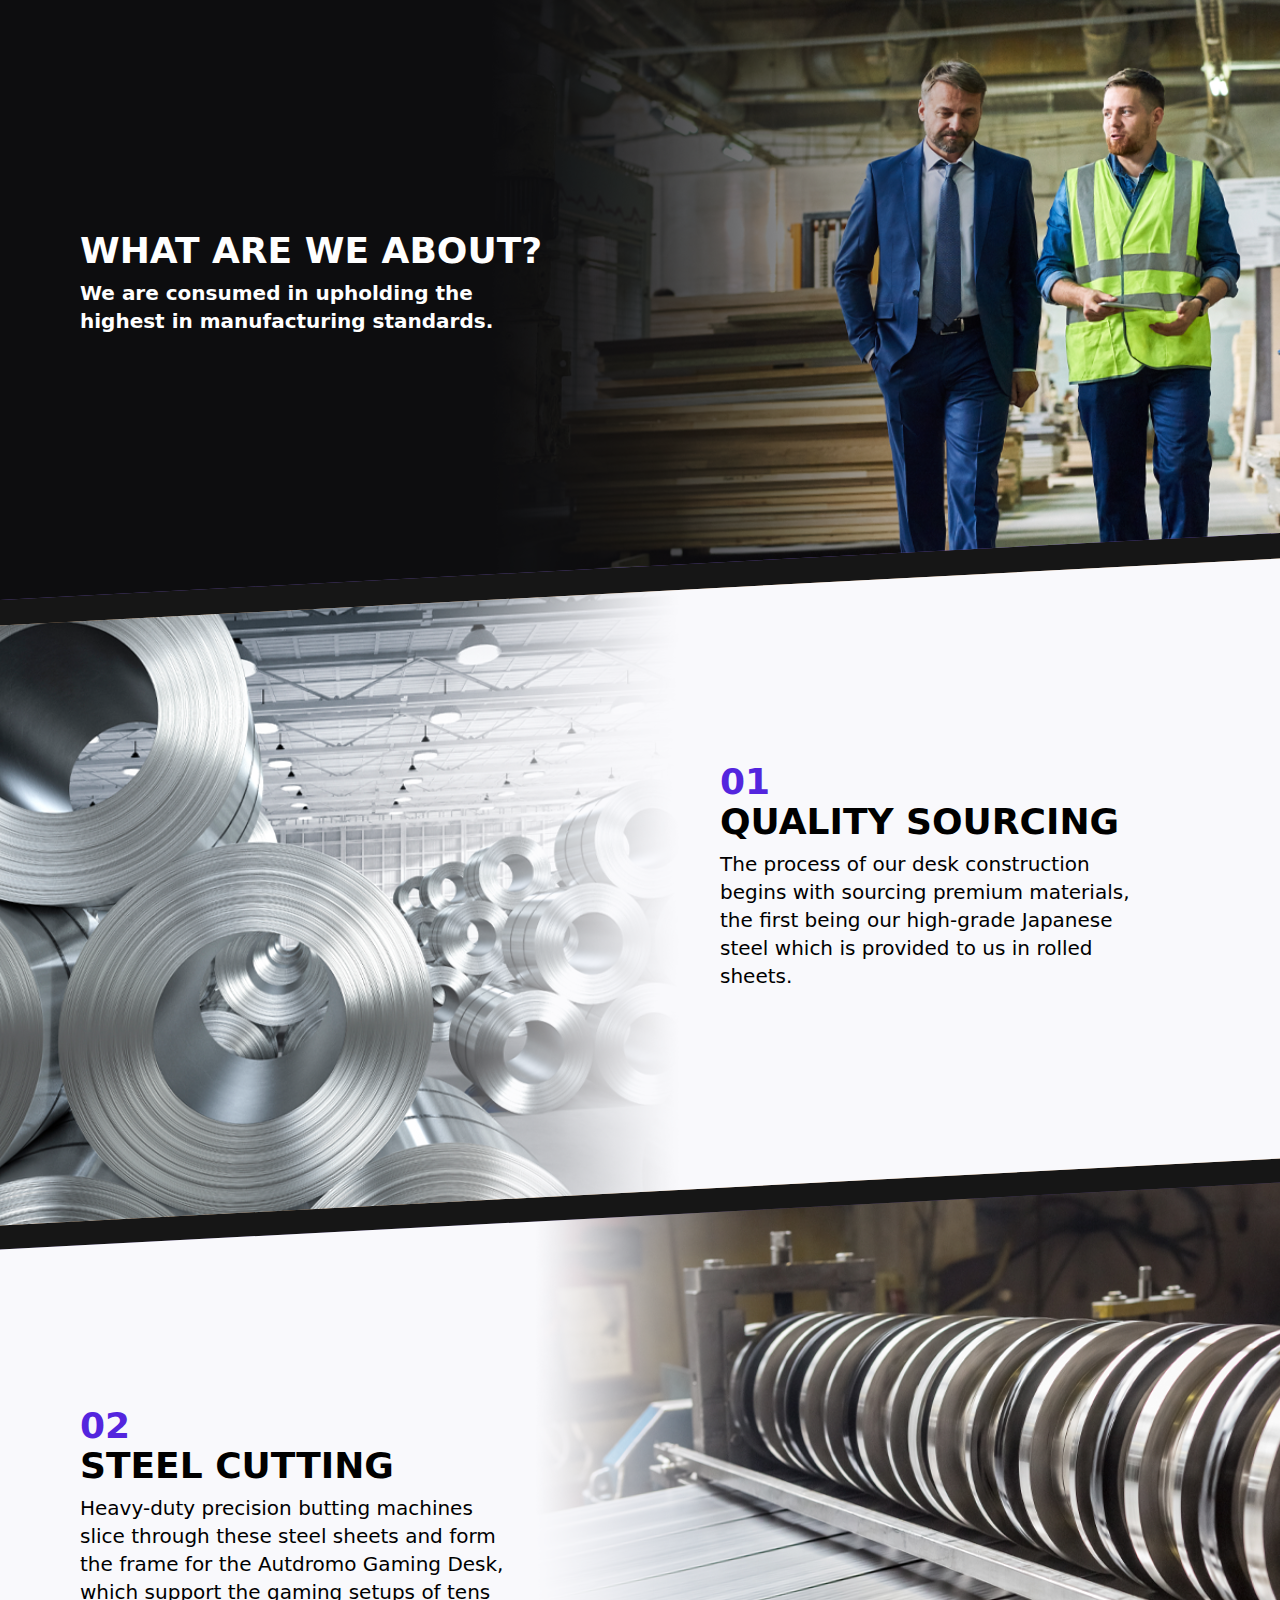
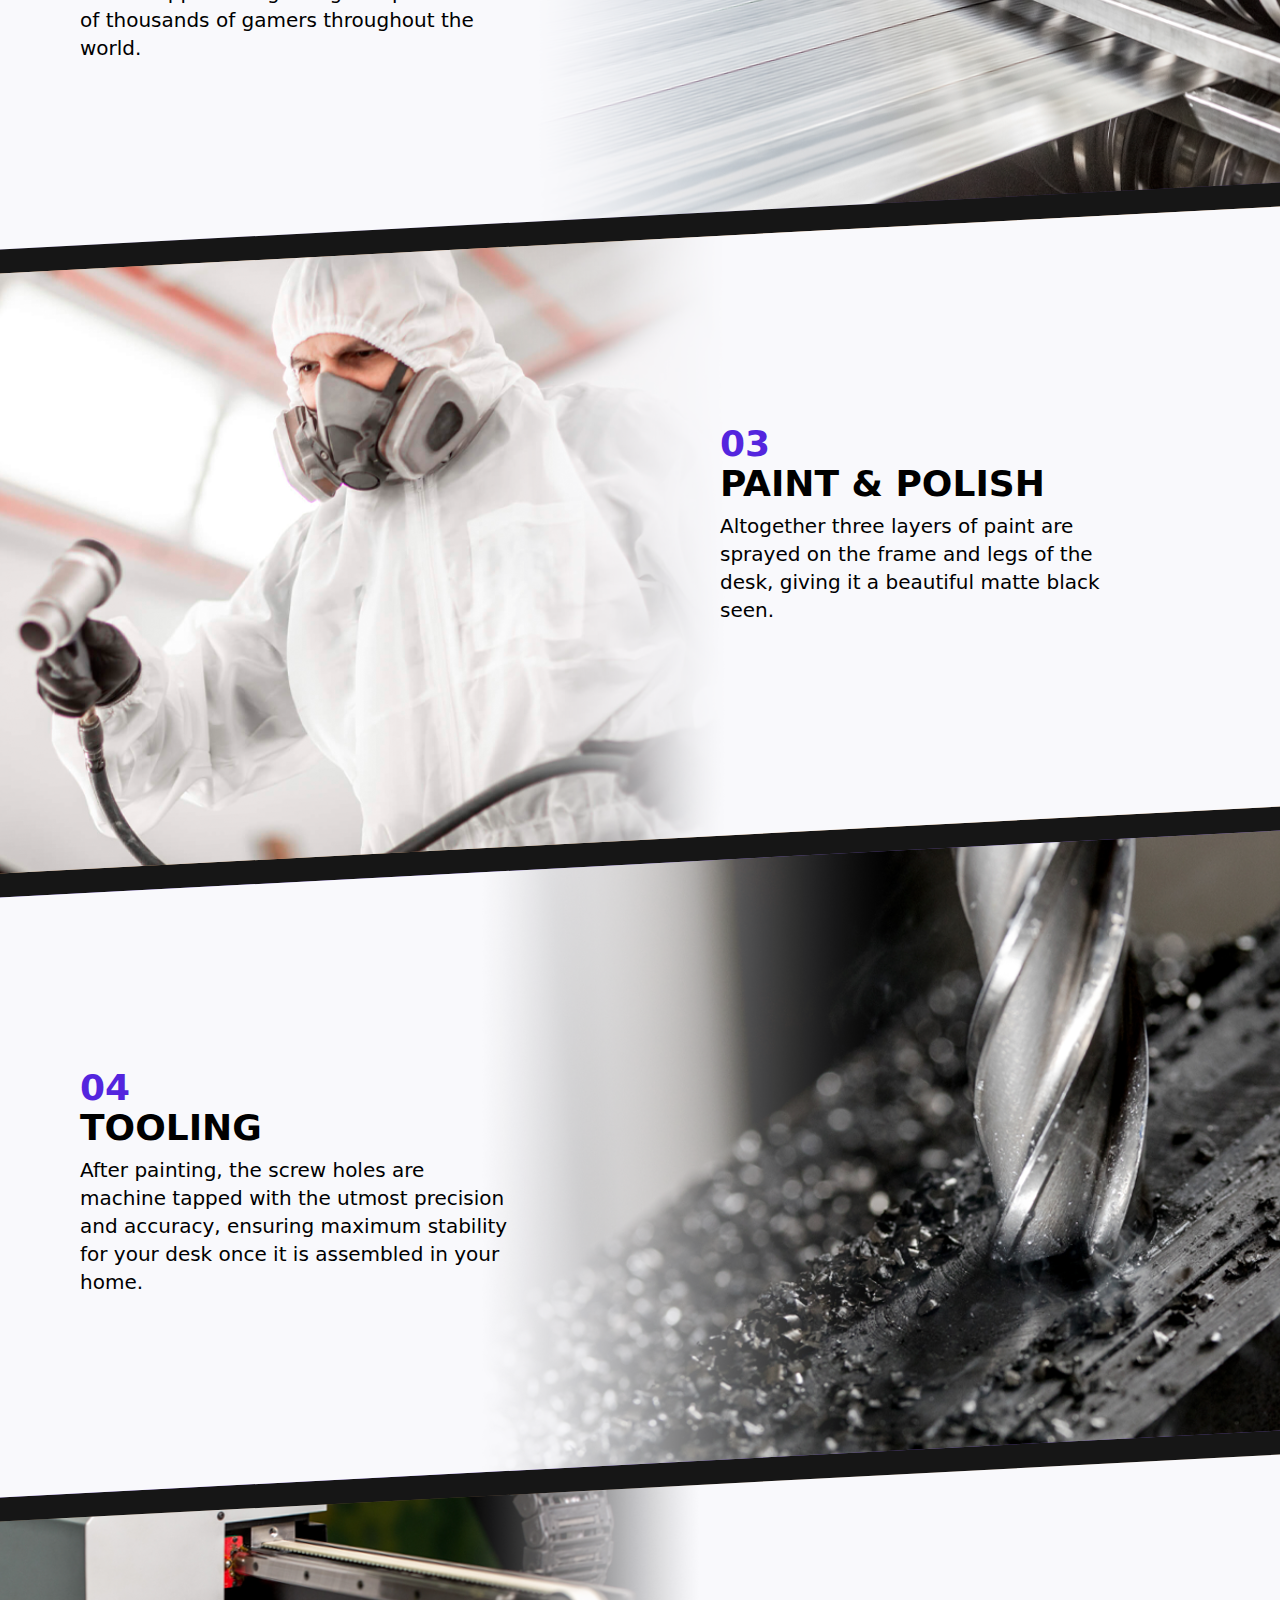
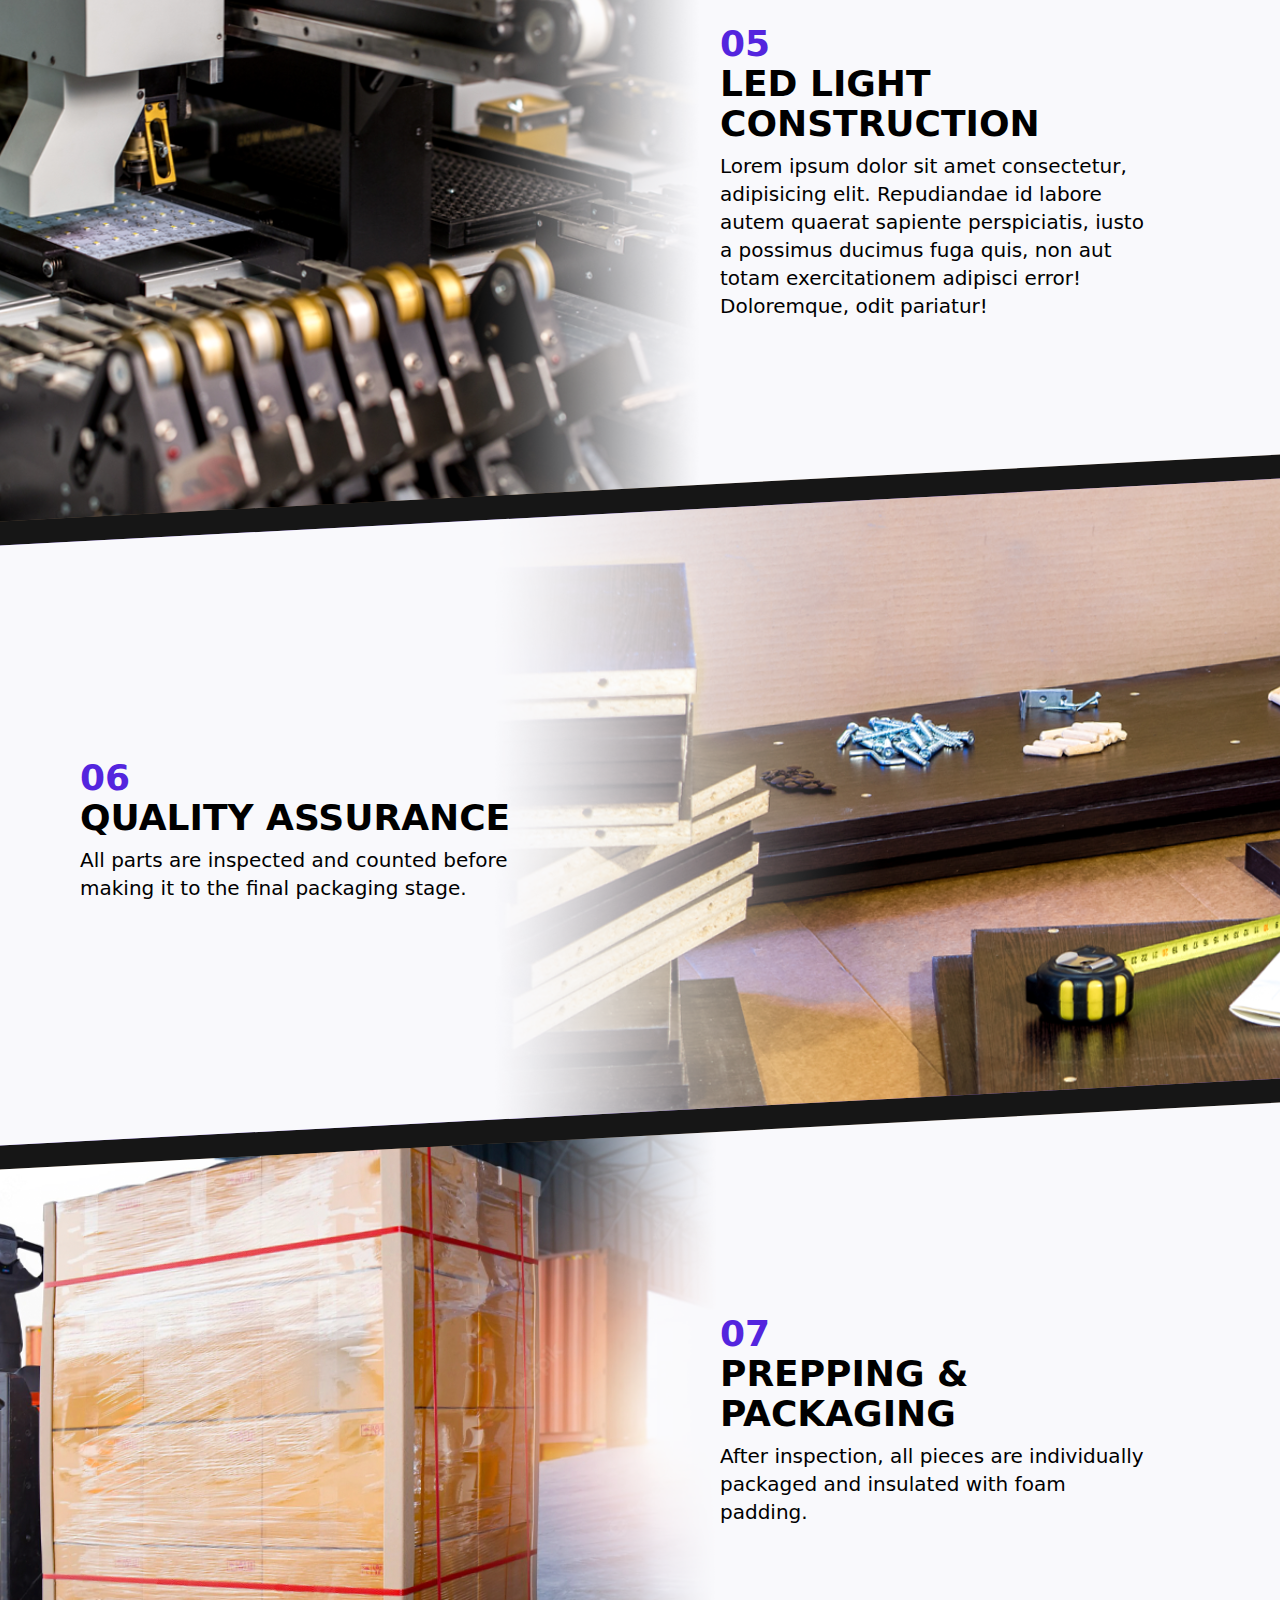
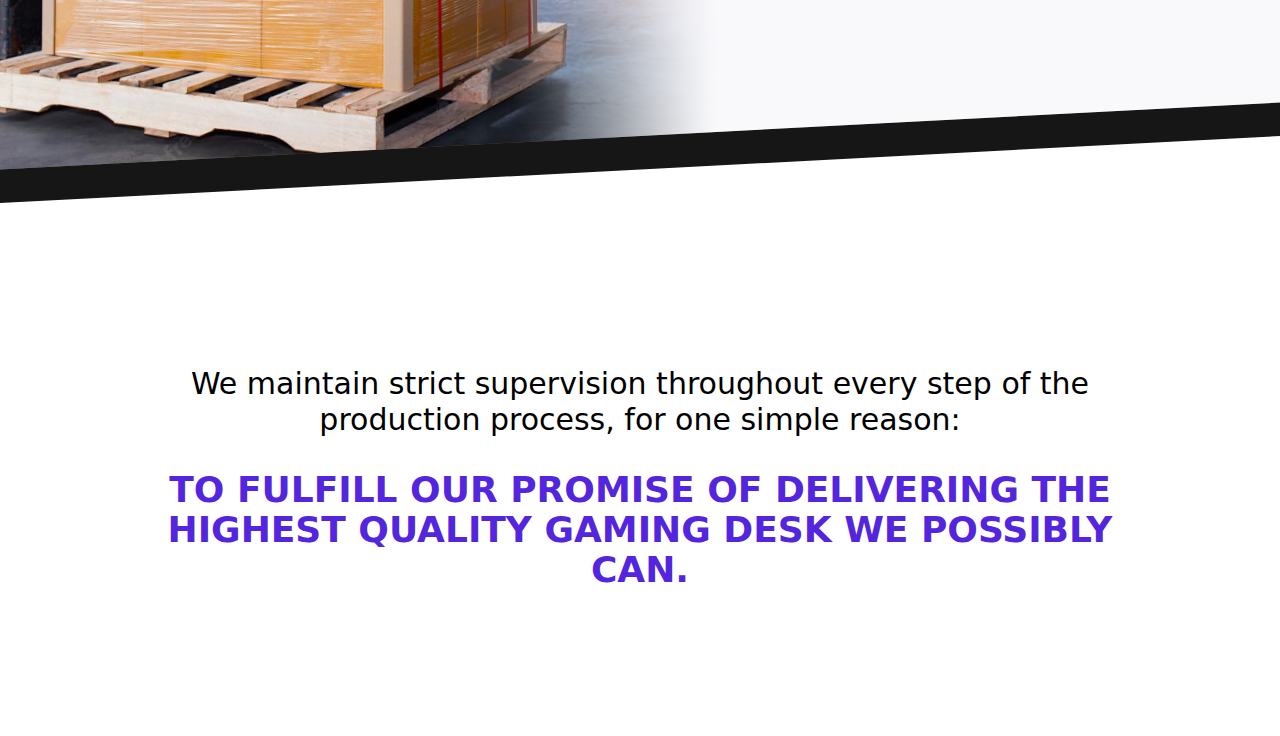
<file: standards.html>
<!DOCTYPE html>
<html lang="en">
    <head>
        <meta charset="UTF-8" />
        <meta name="viewport" content="width=device-width, initial-scale=1.0" />
        <link rel="stylesheet" href="./tailwindstyle.css" />
        <title>Standards</title>
    </head>
    <body>
        <div class="bg-[#161616]">
            <!-- Header -->
            <div class="overflow-hidden">
                <div
                    class="py-20 min-h-[600px] bg-[#8866d9] bg-[url('../public/img/standard/background-header.png')] bg-no-repeat bg-cover bg-[90%_center] bg-blend-multiply lg:bg-blend-normal lg:bg-center text-white flex justify-center items-center lg:grid lg:grid-cols-2 lg:grid-rows-1 lg:place-items-center -skew-y-3 origin-top-left"
                >
                    <div class="p-8 mx-2 sm:mx-12 skew-y-3">
                        <p
                            class="uppercase text-center lg:text-left text-2xl lg:text-4xl font-bold mb-2"
                        >
                            What are we about?
                        </p>
                        <p
                            class="font-bold text-center lg:text-left text-base lg:text-xl"
                        >
                            We are consumed in upholding the highest in
                            manufacturing standards.
                        </p>
                    </div>
                </div>
            </div>

            <!-- Steps -->
            <!-- 1 -->
            <div
                class="-mt-2 min-h-[600px] bg-[#d9aa7c] bg-[url('../public/img/standard/background-steel.png')] bg-no-repeat bg-cover bg-[10%_center] bg-blend-multiply lg:bg-blend-normal lg:bg-center flex items-center lg:grid lg:grid-cols-2 lg:grid-rows-1 lg:place-items-center -skew-y-3"
            >
                <div></div>
                <div
                    class="p-2 sm:p-8 mx-2 sm:mx-24 lg:ml-12 lg:mr-24 skew-y-3 text-white lg:text-black"
                >
                    <p
                        class="font-extrabold uppercase text-center lg:text-left text-3xl lg:text-4xl font-bold mb-2"
                    >
                        <span class="text-[#5425de]">01</span><br />
                        Quality sourcing
                    </p>
                    <p
                        class="font-regular lg:font-light text-center lg:text-left text-lg lg:text-xl"
                    >
                        The process of our desk construction begins with
                        sourcing premium materials, the first being our
                        high-grade Japanese steel which is provided to us in
                        rolled sheets.
                    </p>
                </div>
            </div>

            <!-- 2 -->
            <div
                class="mt-6 min-h-[600px] bg-[#45346e] bg-[url('../public/img/standard/background-cutting.png')] bg-no-repeat bg-cover bg-[90%_center] bg-blend-multiply lg:bg-blend-normal lg:bg-center flex items-center lg:grid lg:grid-cols-2 lg:grid-rows-1 lg:place-items-center -skew-y-3"
            >
                <div
                    class="p-2 sm:p-8 mx-2 sm:mx-24 lg:ml-12 lg:mr-24 skew-y-3 text-white lg:text-black"
                >
                    <p
                        class="font-extrabold uppercase text-center lg:text-left text-3xl lg:text-4xl font-bold mb-2"
                    >
                        <span class="text-[#5425de]">02</span><br />
                        Steel cutting
                    </p>
                    <p
                        class="font-regular lg:font-light text-center lg:text-left text-lg lg:text-xl"
                    >
                        Heavy-duty precision butting machines slice through
                        these steel sheets and form the frame for the Autdromo
                        Gaming Desk, which support the gaming setups of tens of
                        thousands of gamers throughout the world.
                    </p>
                </div>
            </div>

            <!-- 3 -->
            <div
                class="mt-6 min-h-[600px] bg-[#d9aa7c] bg-[url('../public/img/standard/background-paint.png')] bg-no-repeat bg-cover bg-[10%_center] bg-blend-multiply lg:bg-blend-normal lg:bg-center flex items-center lg:grid lg:grid-cols-2 lg:grid-rows-1 lg:place-items-center -skew-y-3"
            >
                <div></div>
                <div
                    class="p-2 sm:p-8 mx-2 sm:mx-24 lg:ml-12 lg:mr-24 skew-y-3 text-white lg:text-black"
                >
                    <p
                        class="font-extrabold uppercase text-center lg:text-left text-3xl lg:text-4xl font-bold mb-2"
                    >
                        <span class="text-[#5425de]">03</span><br />
                        Paint & polish
                    </p>
                    <p
                        class="font-regular lg:font-light text-center lg:text-left text-lg lg:text-xl"
                    >
                        Altogether three layers of paint are sprayed on the
                        frame and legs of the desk, giving it a beautiful matte
                        black seen.
                    </p>
                </div>
            </div>

            <!-- 4 -->
            <div
                class="mt-6 min-h-[600px] bg-[#8866d9] bg-[url('../public/img/standard/background-drilling.png')] bg-no-repeat bg-cover bg-[90%_center] bg-blend-multiply lg:bg-blend-normal lg:bg-center flex items-center lg:grid lg:grid-cols-2 lg:grid-rows-1 lg:place-items-center -skew-y-3"
            >
                <div
                    class="p-2 sm:p-8 mx-2 sm:mx-24 lg:ml-12 lg:mr-24 skew-y-3 text-white lg:text-black"
                >
                    <p
                        class="font-extrabold uppercase text-center lg:text-left text-3xl lg:text-4xl font-bold mb-2"
                    >
                        <span class="text-[#5425de]">04</span><br />
                        Tooling
                    </p>
                    <p
                        class="font-regular lg:font-light text-center lg:text-left text-lg lg:text-xl"
                    >
                        After painting, the screw holes are machine tapped with
                        the utmost precision and accuracy, ensuring maximum
                        stability for your desk once it is assembled in your
                        home.
                    </p>
                </div>
            </div>

            <!-- 5 -->
            <div
                class="mt-6 min-h-[600px] bg-[#6e563f] bg-[url('../public/img/standard/background-machine.png')] bg-no-repeat bg-cover bg-[10%_center] bg-blend-multiply lg:bg-blend-normal lg:bg-center flex items-center lg:grid lg:grid-cols-2 lg:grid-rows-1 lg:place-items-center -skew-y-3"
            >
                <div></div>
                <div
                    class="p-2 sm:p-8 mx-2 sm:mx-24 lg:ml-12 lg:mr-24 skew-y-3 text-white lg:text-black"
                >
                    <p
                        class="font-extrabold uppercase text-center lg:text-left text-2xl lg:text-4xl font-bold mb-2"
                    >
                        <span class="text-[#5425de]">05</span><br />
                        Led light construction
                    </p>
                    <p
                        class="font-regular lg:font-light text-center lg:text-left text-lg lg:text-xl"
                    >
                        Lorem ipsum dolor sit amet consectetur, adipisicing
                        elit. Repudiandae id labore autem quaerat sapiente
                        perspiciatis, iusto a possimus ducimus fuga quis, non
                        aut totam exercitationem adipisci error! Doloremque,
                        odit pariatur!
                    </p>
                </div>
            </div>

            <!-- 6 -->
            <div
                class="mt-6 min-h-[600px] bg-[#8866d9] bg-[url('../public/img/standard/background-parts.png')] bg-no-repeat bg-cover bg-[90%_center] bg-blend-multiply lg:bg-blend-normal lg:bg-center flex items-center lg:grid lg:grid-cols-2 lg:grid-rows-1 lg:place-items-center -skew-y-3"
            >
                <div
                    class="p-2 sm:p-8 mx-2 sm:mx-24 lg:ml-12 lg:mr-24 skew-y-3 text-white lg:text-black"
                >
                    <p
                        class="font-extrabold uppercase text-center lg:text-left text-3xl lg:text-4xl font-bold mb-2"
                    >
                        <span class="text-[#5425de]">06</span><br />
                        Quality assurance
                    </p>
                    <p
                        class="font-regular lg:font-light text-center lg:text-left text-lg lg:text-xl"
                    >
                        All parts are inspected and counted before making it to
                        the final packaging stage.
                    </p>
                </div>
            </div>

            <!-- 7 -->
            <div
                class="mt-6 min-h-[600px] bg-[#6e563f] bg-[url('../public/img/standard/background-pallet.png')] bg-no-repeat bg-cover bg-[10%_center] bg-blend-multiply lg:bg-blend-normal lg:bg-center flex items-center lg:grid lg:grid-cols-2 lg:grid-rows-1 lg:place-items-center -skew-y-3"
            >
                <div></div>
                <div
                    class="p-2 sm:p-8 mx-2 sm:mx-24 lg:ml-12 lg:mr-24 skew-y-3 text-white lg:text-black"
                >
                    <p
                        class="font-extrabold uppercase text-center lg:text-left text-3xl lg:text-4xl font-bold mb-2"
                    >
                        <span class="text-[#5425de]">07</span><br />
                        Prepping & packaging
                    </p>
                    <p
                        class="font-regular lg:font-light text-center lg:text-left text-lg lg:text-xl"
                    >
                        After inspection, all pieces are individually packaged
                        and insulated with foam padding.
                    </p>
                </div>
            </div>

            <!-- End text -->
            <div class="overflow-hidden">
                <div
                    class="flex flex-col justify-center min-h-[600px] bg-white -skew-y-3 origin-bottom-right"
                >
                    <div
                        class="p-6 mx-auto max-w-[1000px] text-center py-12 sm:py-40 skew-y-3"
                    >
                        <p class="text-base sm:text-xl lg:text-3xl my-8">
                            We maintain strict supervision throughout every step
                            of the production process, for one simple reason:
                        </p>
                        <p
                            class="text-[#5425de] font-bold text-lg sm:text-2xl lg:text-4xl uppercase my-4"
                        >
                            To fulfill our promise of delivering the highest
                            quality gaming desk we possibly can.
                        </p>
                    </div>
                </div>
            </div>
        </div>
    </body>
</html>
</file>
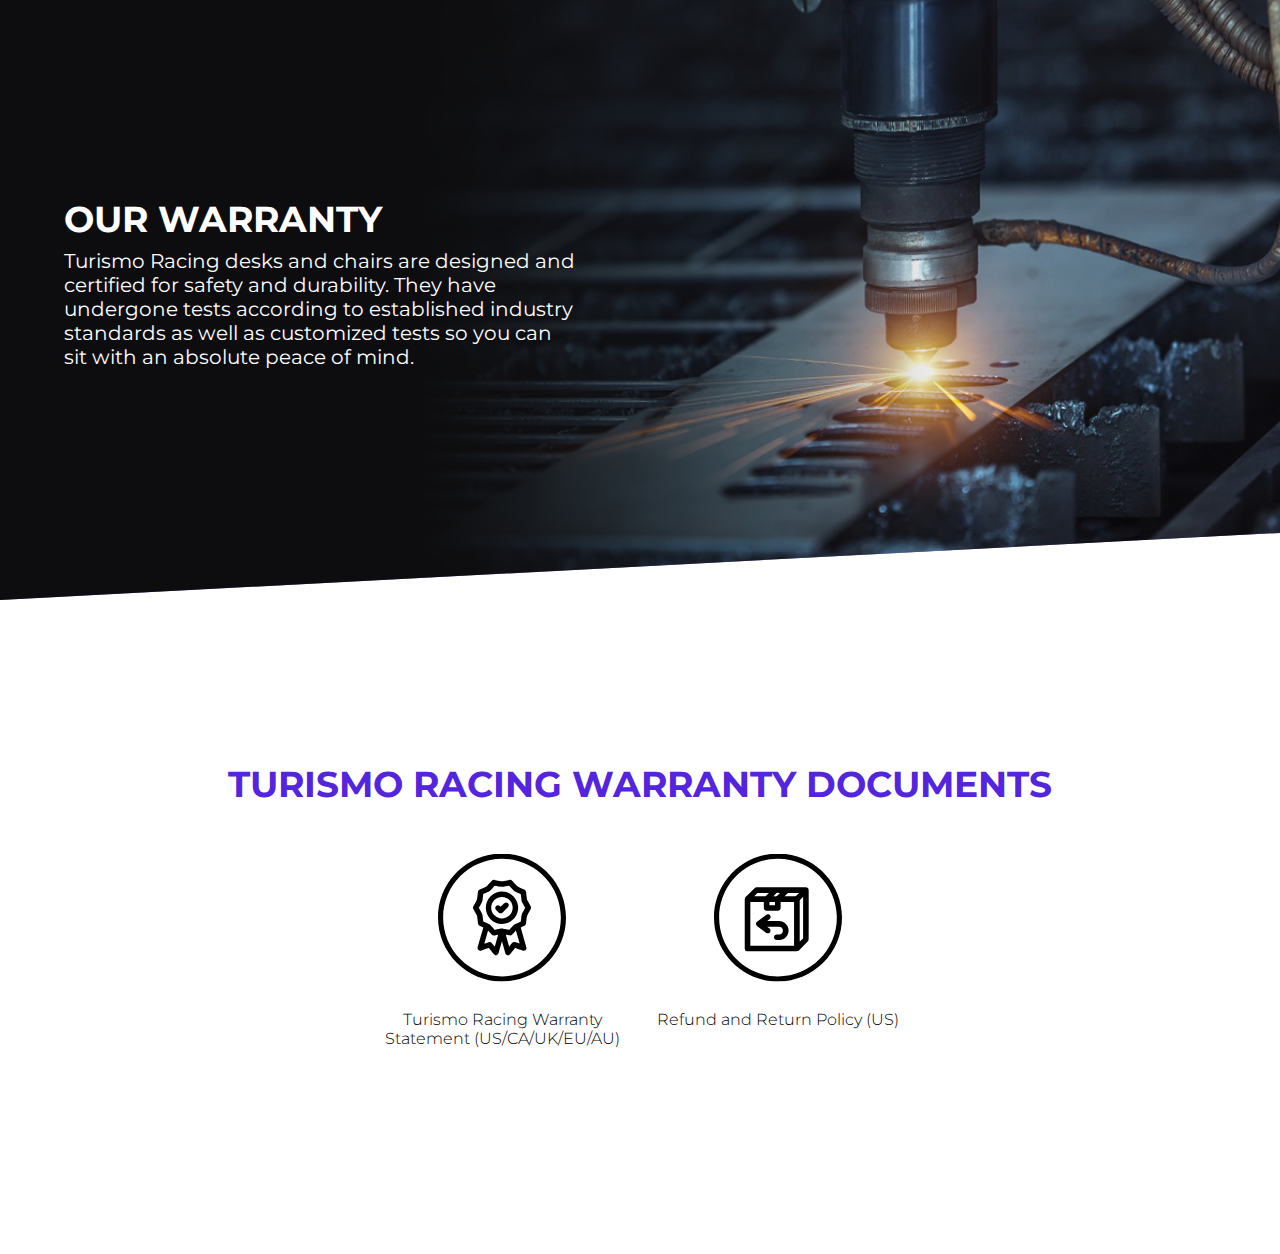
<file: warranty-css.html>
<!DOCTYPE html>
<html lang="en">
    <head>
        <meta charset="UTF-8" />
        <meta name="viewport" content="width=device-width, initial-scale=1.0" />
        <link rel="stylesheet" href="./style.css" />

        <link rel="preconnect" href="https://fonts.googleapis.com" />
        <link rel="preconnect" href="https://fonts.gstatic.com" crossorigin />
        <link
            href="https://fonts.googleapis.com/css2?family=Courier+Prime&family=Montserrat:ital,wght@0,100..900;1,100..900&display=swap"
            rel="stylesheet"
        />

        <title>Warranty</title>
    </head>
    <body>
        <div class="body-config">
            <!-- Header -->
            <div class="section--container">
                <div
                    class="header header--background-warranty section-background"
                >
                    <div class="header-content">
                        <p class="header-content__title title">Our warranty</p>
                        <p class="header-content__paragraph">
                            Turismo Racing desks and chairs are designed and
                            certified for safety and durability. They have
                            undergone tests according to established industry
                            standards as well as customized tests so you can sit
                            with an absolute peace of mind.
                        </p>
                    </div>
                </div>
            </div>

            <!-- Files download -->
            <div class="section--container">
                <div class="footer">
                    <div class="footer-content-wrapper">
                        <p class="title text-purple">
                            Turismo Racing Warranty Documents
                        </p>
                        <div class="feature-flex">
                            <div class="feature">
                                <a
                                    href="/files/warranty-statement_US-CA-UK-EU-AU.pdf"
                                    download
                                >
                                    <img
                                        class="feature__image"
                                        src="./public/img/warranty/badge-icon.svg"
                                        alt="Badge icon"
                                    />
                                </a>
                                <p class="section-content__paragraph">
                                    Turismo Racing Warranty Statement
                                    (US/CA/UK/EU/AU)
                                </p>
                            </div>

                            <div class="feature">
                                <a
                                    href="/files/refund_and_return_policy_US.pdf"
                                    download
                                    ><img
                                        class="feature__image"
                                        src="./public/img/warranty/return-box-icon.svg"
                                        alt="Box with a return arrow."
                                /></a>

                                <p class="section-content__paragraph">
                                    Refund and Return Policy (US)
                                </p>
                            </div>
                        </div>
                    </div>
                </div>
            </div>
        </div>
    </body>
</html>
</file>
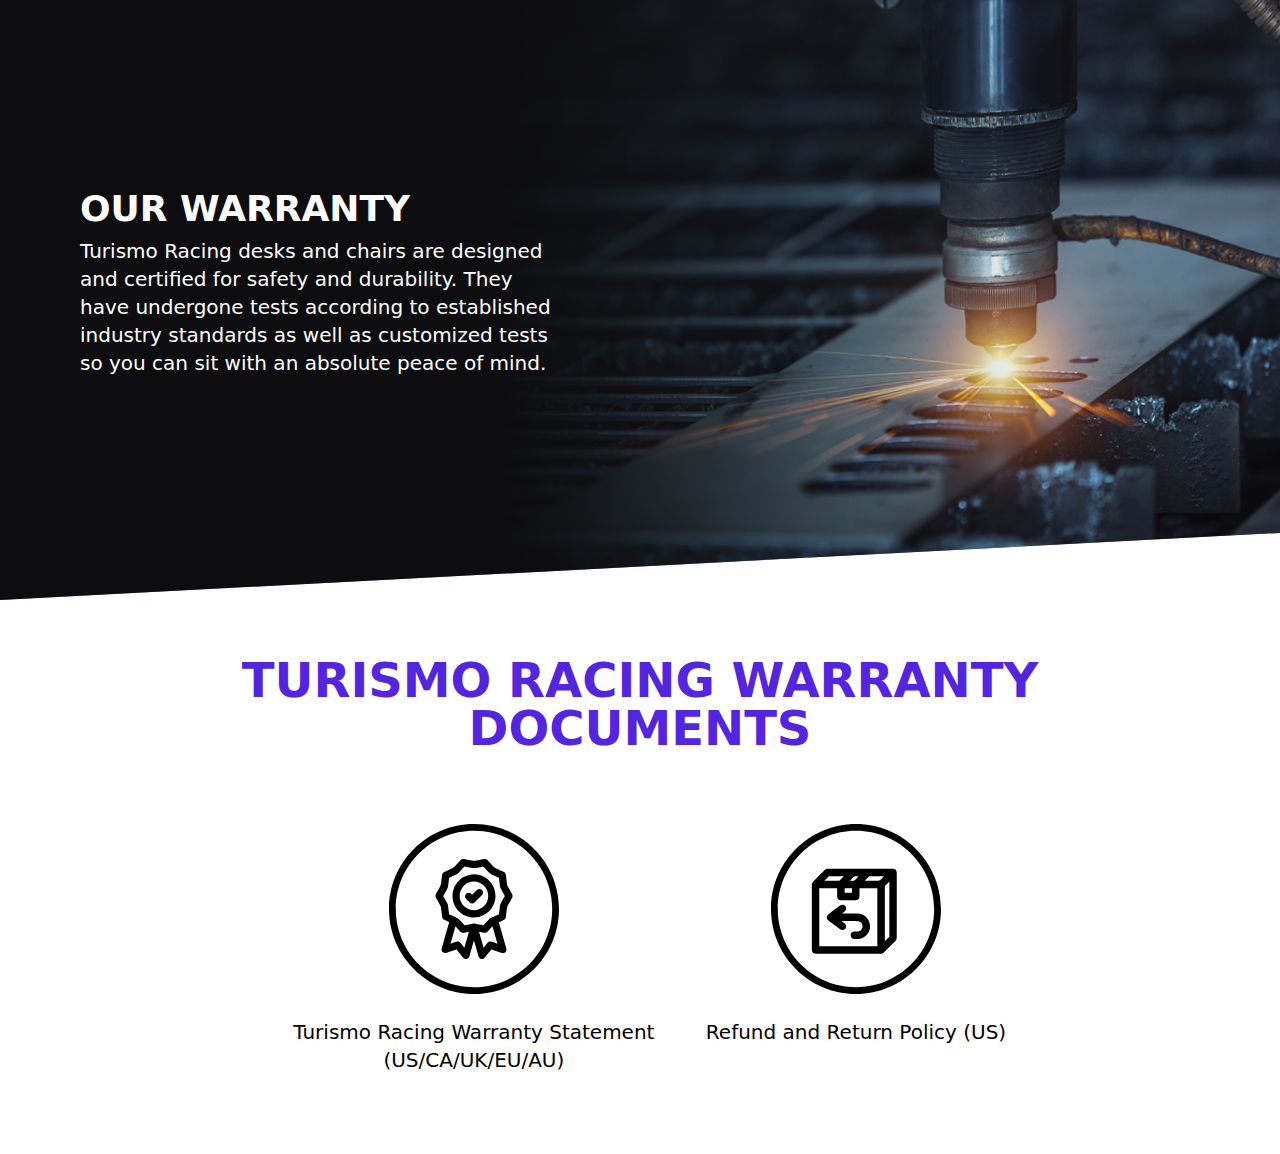
<file: warranty.html>
<!DOCTYPE html>
<html lang="en">
    <head>
        <meta charset="UTF-8" />
        <meta name="viewport" content="width=device-width, initial-scale=1.0" />
        <link rel="stylesheet" href="./tailwindstyle.css" />
        <title>Warranty</title>
    </head>
    <body>
        <!-- Header -->
        <div class="overflow-hidden">
            <div
                class="py-20 min-h-[600px] bg-[#8866D9] bg-[url('../public/img/warranty/background-ray.png')] bg-no-repeat bg-cover bg-[80%_center] bg-blend-multiply lg:bg-blend-normal lg:bg-center text-white flex items-center justify-center lg:grid lg:grid-cols-2 lg:grid-rows-1 lg:place-items-center -skew-y-3 origin-top-left"
            >
                <div class="p-2 sm:p-8 mx-12 skew-y-3">
                    <p
                        class="uppercase text-center lg:text-left text-2xl sm:text-3xl lg:text-4xl font-bold mb-2"
                    >
                        Our warranty
                    </p>
                    <p
                        class="text-center lg:text-left text-sm sm:text-lg lg:text-xl"
                    >
                        Turismo Racing desks and chairs are designed and
                        certified for safety and durability. They have undergone
                        tests according to established industry standards as
                        well as customized tests so you can sit with an absolute
                        peace of mind.
                    </p>
                </div>
            </div>
        </div>

        <!-- Files download -->
        <div class="overflow-hidden -mt-14 px-4 py-10 sm:p-16">
            <div class="-skew-y-3 bg-white">
                <div class="text-center skew-y-3">
                    <p
                        class="text-[#5425de] font-bold text-xl sm:text-4xl lg:text-5xl uppercase mb-6 mt-12 sm:my-12"
                    >
                        Turismo Racing Warranty Documents
                    </p>
                    <div
                        class="px-10 flex flex-col lg:flex-row justify-center gap-4 sm:gap-8"
                    >
                        <div class="max-w-[400px] mx-auto lg:mx-0 relative">
                            <a
                                href="/files/warranty-statement_US-CA-UK-EU-AU.pdf"
                                download
                            >
                                <img
                                    class="w-24 sm:w-[140px] xl:w-[170px] mx-auto my-6 lg:relative hover:bottom-6 bottom-0 transition-[bottom] duration-300 ease-in-out"
                                    src="./public/img/warranty/badge-icon.svg"
                                    alt="Badge icon"
                                />
                            </a>
                            <p
                                class="text-sm sm:text-base xl:text-xl font-light mb-4"
                            >
                                Turismo Racing Warranty Statement
                                (US/CA/UK/EU/AU)
                            </p>
                        </div>

                        <div class="max-w-[400px] mx-auto lg:mx-0 relative">
                            <a
                                href="/files/refund_and_return_policy_US.pdf"
                                download
                                ><img
                                    class="w-24 sm:w-[140px] xl:w-[170px] mx-auto my-6 lg:relative hover:bottom-6 bottom-0 transition-[bottom] duration-300 ease-in-out"
                                    src="./public/img/warranty/return-box-icon.svg"
                                    alt="Box with a return arrow."
                            /></a>

                            <p
                                class="text-sm sm:text-base xl:text-xl font-light mb-4"
                            >
                                Refund and Return Policy (US)
                            </p>
                        </div>
                    </div>
                </div>
            </div>
        </div>
    </body>
</html>
</file>
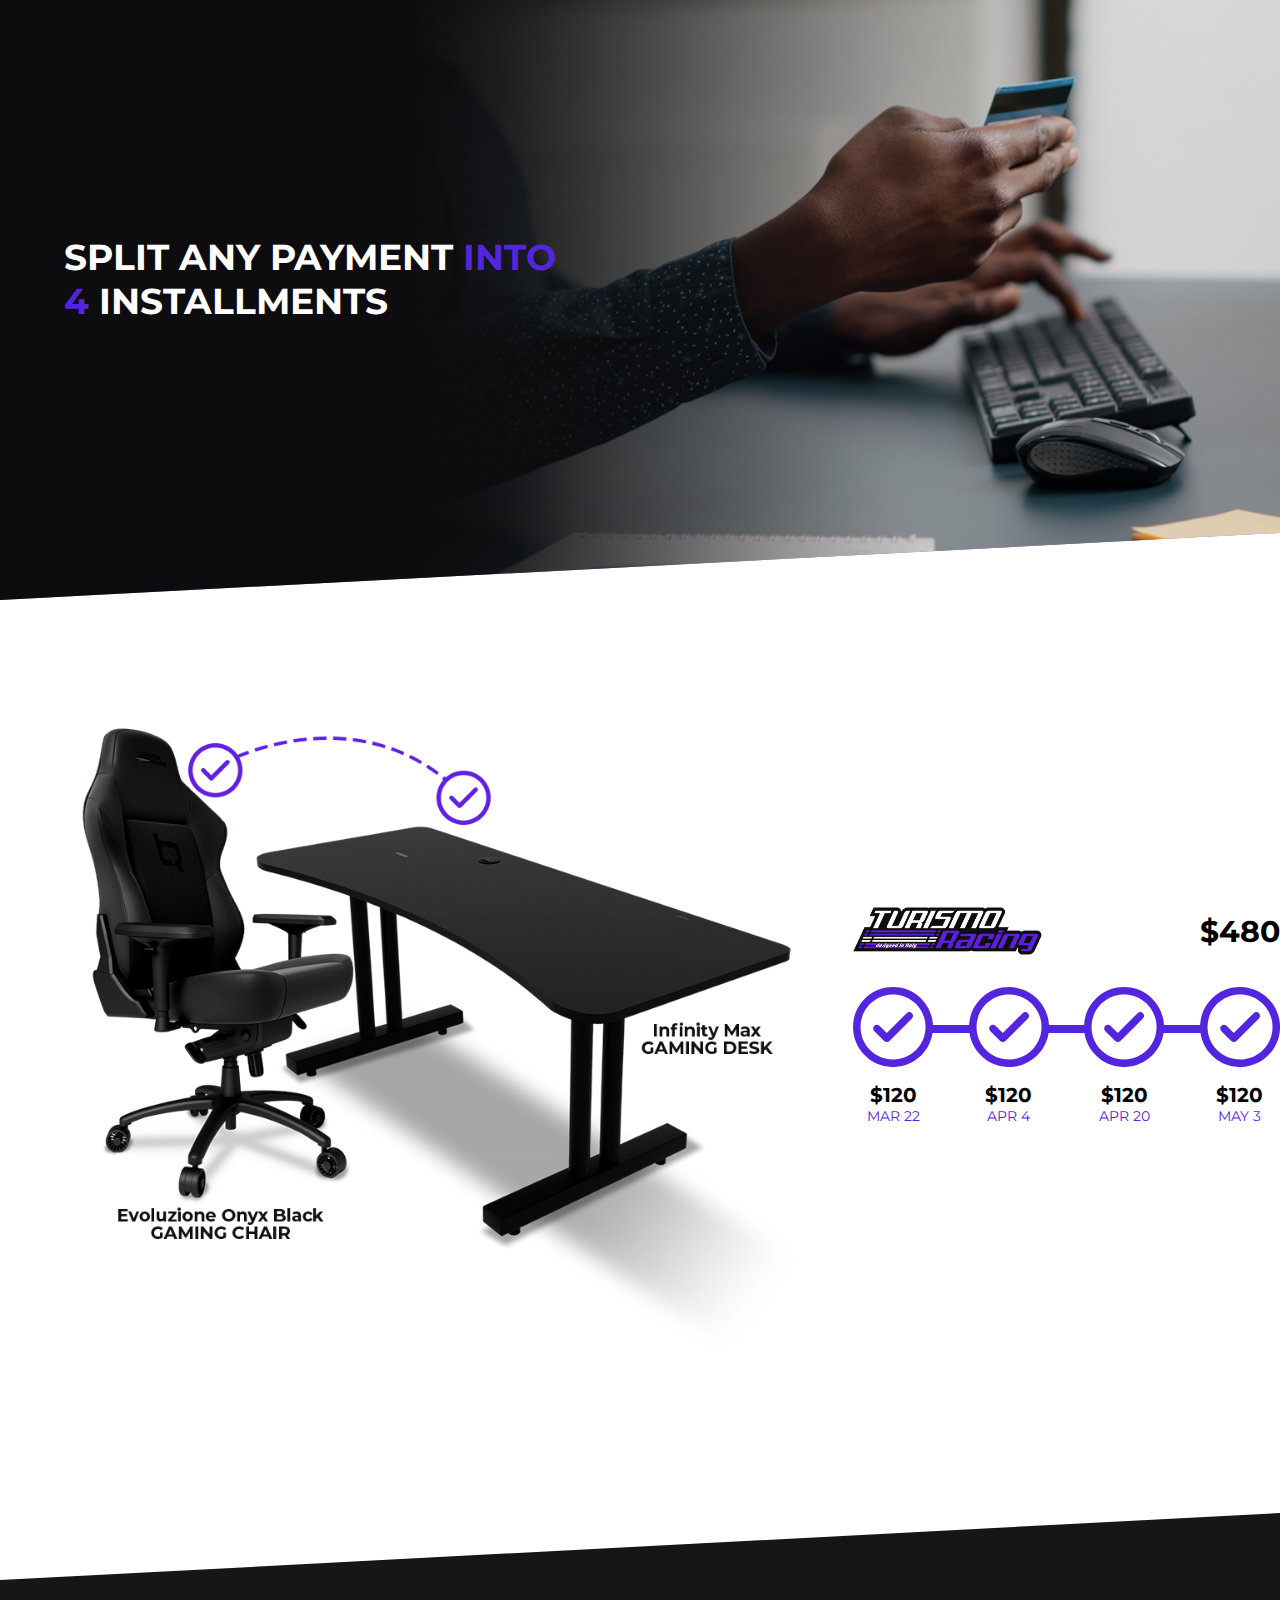
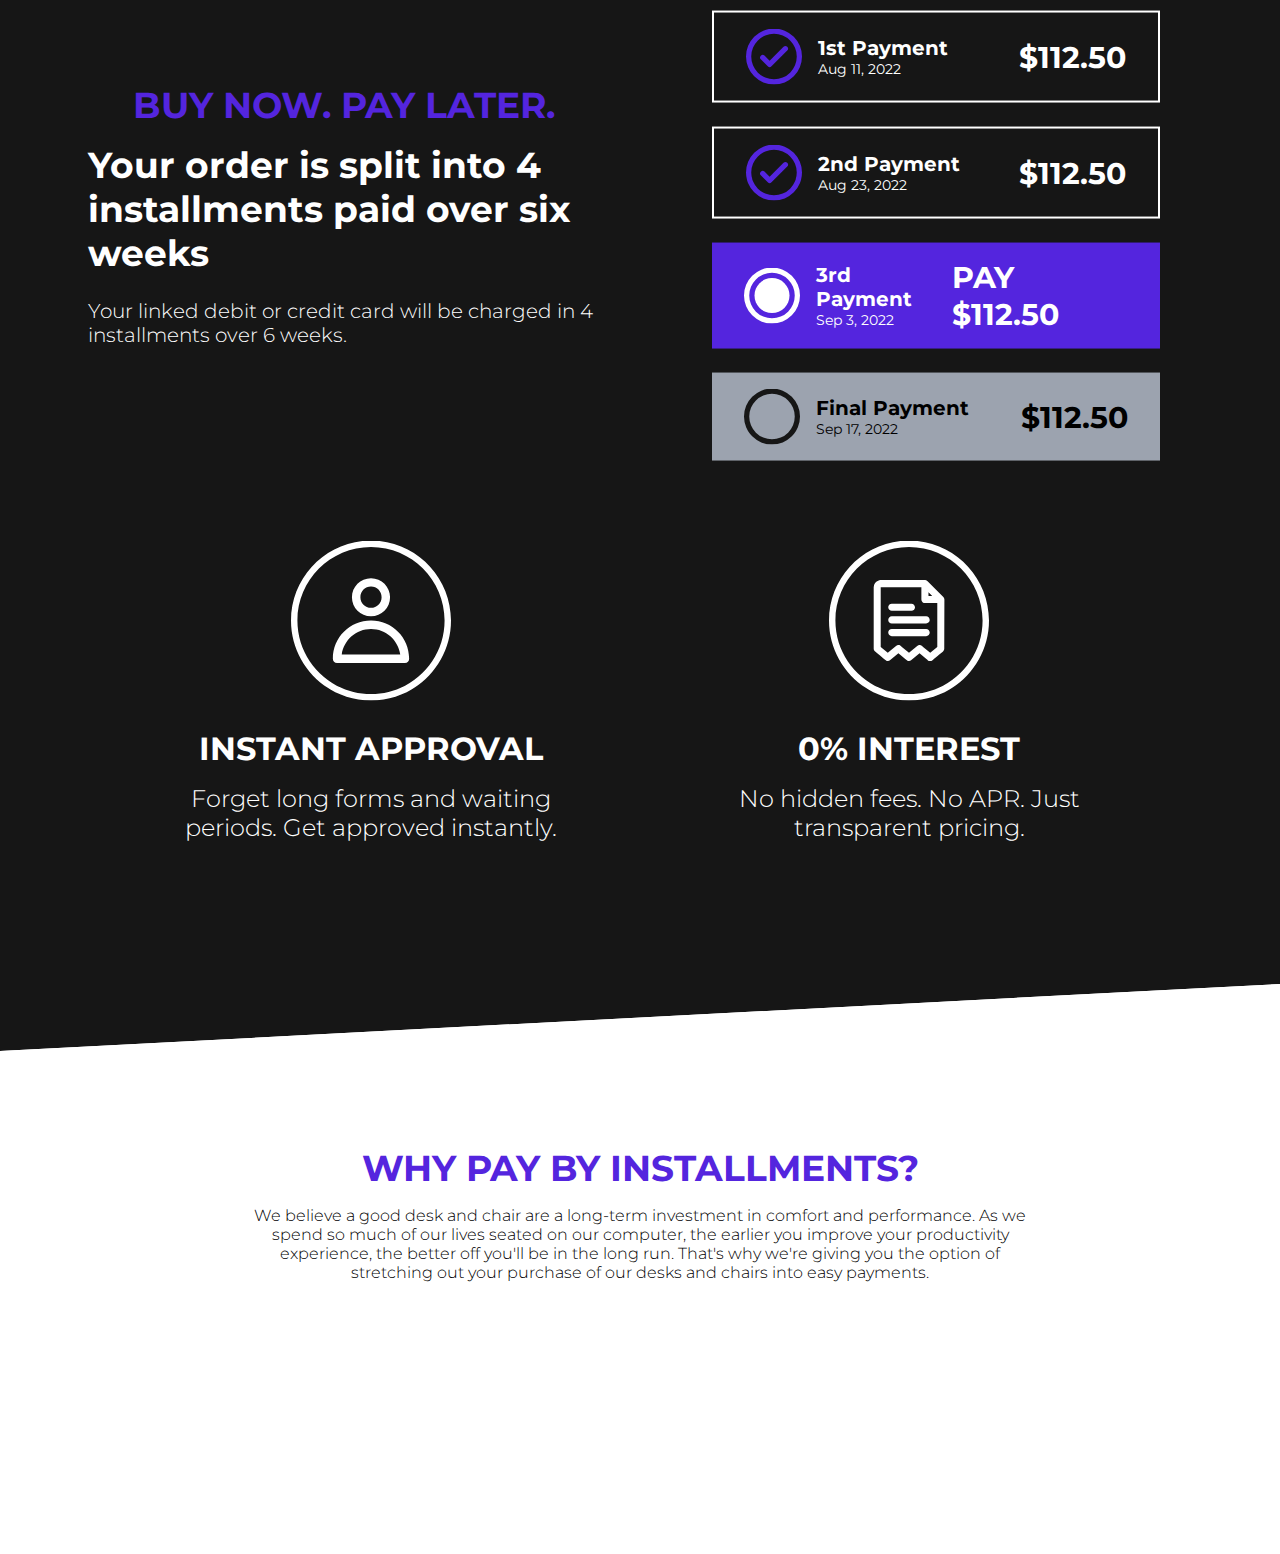
<file: zip-css.html>
<!DOCTYPE html>
<html lang="en">
    <head>
        <meta charset="UTF-8" />
        <meta name="viewport" content="width=device-width, initial-scale=1.0" />
        <link rel="stylesheet" href="./style.css" />

        <link rel="preconnect" href="https://fonts.googleapis.com" />
        <link rel="preconnect" href="https://fonts.gstatic.com" crossorigin />
        <link
            href="https://fonts.googleapis.com/css2?family=Courier+Prime&family=Montserrat:ital,wght@0,100..900;1,100..900&display=swap"
            rel="stylesheet"
        />

        <title>Document</title>
    </head>
    <body>
        <div class="body-config">
            <!-- Header -->
            <div class="section--container">
                <div class="header header--background-zip section-background">
                    <div class="header-content">
                        <p class="title header-content__title">
                            Split any payment
                            <span class="text-purple"> into 4</span>
                            installments
                        </p>
                    </div>
                </div>
            </div>

            <!-- Product picture with payment example. -->
            <div>
                <div>
                    <div class="zip-section section-content--fix">
                        <div class="zip-section-div1">
                            <img
                                src="./public/img/zip/desk-and-chair.png"
                                alt="desk and chair with prices"
                            />
                        </div>

                        <div class="zip-section-div2">
                            <div class="image-and-text">
                                <img
                                    src="./public/img/zip/turismo-logo.png"
                                    alt="turismo racing logo"
                                    class="image-and-text__image"
                                />
                                <p class="image-and-text__text">$480</p>
                            </div>

                            <div class="checkmark-container">
                                <div class="checkmark-container__line"></div>

                                <div class="checkmark">
                                    <img
                                        class="checkmark__image"
                                        src="./public/img/zip/checkmark-circle-white-background.svg"
                                        alt="checkmark circle icon"
                                    />
                                    <p class="feature__title">$120</p>
                                    <p class="checkmark__little-text">Mar 22</p>
                                </div>
                                <div class="checkmark">
                                    <img
                                        class="checkmark__image"
                                        src="./public/img/zip/checkmark-circle-white-background.svg"
                                        alt="checkmark circle icon"
                                    />
                                    <p class="feature__title">$120</p>
                                    <p class="checkmark__little-text">Apr 4</p>
                                </div>
                                <div class="checkmark">
                                    <img
                                        class="checkmark__image"
                                        src="./public/img/zip/checkmark-circle-white-background.svg"
                                        alt="checkmark circle icon"
                                    />
                                    <p class="feature__title">$120</p>
                                    <p class="checkmark__little-text">Apr 20</p>
                                </div>
                                <div class="checkmark">
                                    <img
                                        class="checkmark__image"
                                        src="./public/img/zip/checkmark-circle-white-background.svg"
                                        alt="checkmark circle icon"
                                    />
                                    <p class="feature__title">$120</p>
                                    <p class="checkmark__little-text">May 3</p>
                                </div>
                            </div>
                            <div></div>
                        </div>
                    </div>
                </div>
            </div>

            <!-- Payment explanation. -->
            <div
                class="section-content section-content--black section-content--fix"
            >
                <div class="section-wrapper installments">
                    <div class="text-wrapper text-wrapper--fix">
                        <p class="title text-purple">Buy Now. Pay Later.</p>
                        <p class="text-wrapper__subtitle">
                            Your order is split into 4 installments paid over
                            six weeks
                        </p>
                        <p class="text-wrapper__paraph">
                            Your linked debit or credit card will be charged in
                            4 installments over 6 weeks.
                        </p>
                    </div>

                    <div class="boxes-wrapper">
                        <div class="box box--white-border">
                            <div class="image-with-text-wrapper">
                                <img
                                    class="image-with-text-wrapper__img"
                                    src="./public//img/zip/checkmark-circle.svg"
                                    alt="checkmark on circle"
                                />
                                <div>
                                    <p class="image-with-text-wrapper__title">
                                        1st Payment
                                    </p>
                                    <p class="image-with-text-wrapper__paraph">
                                        Aug 11, 2022
                                    </p>
                                </div>
                            </div>
                            <div class="box__price">$112.50</div>
                        </div>
                        <div class="box box--white-border">
                            <div class="image-with-text-wrapper">
                                <img
                                    class="image-with-text-wrapper__img"
                                    src="./public/img/zip/checkmark-circle.svg"
                                    alt="checkmark on circle"
                                />
                                <div>
                                    <p class="image-with-text-wrapper__title">
                                        2nd Payment
                                    </p>
                                    <p class="image-with-text-wrapper__paraph">
                                        Aug 23, 2022
                                    </p>
                                </div>
                            </div>
                            <div class="box__price">$112.50</div>
                        </div>
                        <div class="box box--purple-bg">
                            <div class="image-with-text-wrapper">
                                <img
                                    class="image-with-text-wrapper__img"
                                    src="./public/img/zip/dot-circle.svg"
                                    alt="checkmark on circle"
                                />
                                <div>
                                    <p class="image-with-text-wrapper__title">
                                        3rd Payment
                                    </p>
                                    <p class="image-with-text-wrapper__paraph">
                                        Sep 3, 2022
                                    </p>
                                </div>
                            </div>
                            <div class="box__price">PAY $112.50</div>
                        </div>
                        <div class="box box--gray-bg box--black-color">
                            <div class="image-with-text-wrapper">
                                <img
                                    class="image-with-text-wrapper__img"
                                    src="./public/img/zip/circle.svg"
                                    alt="checkmark on circle"
                                />
                                <div>
                                    <p class="image-with-text-wrapper__title">
                                        Final Payment
                                    </p>
                                    <p class="image-with-text-wrapper__paraph">
                                        Sep 17, 2022
                                    </p>
                                </div>
                            </div>
                            <div class="box__price">$112.50</div>
                        </div>
                    </div>
                </div>

                <div class="zip-features">
                    <div class="zip-feature">
                        <img
                            class="zip-feature__img"
                            src="./public/img/zip/user-icon.svg"
                            alt="User on circle icon"
                        />
                        <p class="zip-feature__title">Instant Approval</p>
                        <p class="zip-feature__paraph">
                            Forget long forms and waiting periods. Get approved
                            instantly.
                        </p>
                    </div>
                    <div class="zip-feature">
                        <img
                            class="zip-feature__img"
                            src="./public/img/zip/bill-icon.svg"
                            alt="Bill on circle icon"
                        />
                        <p class="zip-feature__title">0% Interest</p>
                        <p class="zip-feature__paraph">
                            No hidden fees. No APR. Just transparent pricing.
                        </p>
                    </div>
                </div>
            </div>

            <!-- End section -->
            <div>
                <div class="footer">
                    <div class="footer-content-wrapper">
                        <p class="title text-purple">
                            Why pay by installments?
                        </p>
                        <p class="section-content__paragraph">
                            We believe a good desk and chair are a long-term
                            investment in comfort and performance. As we spend
                            so much of our lives seated on our computer, the
                            earlier you improve your productivity experience,
                            the better off you'll be in the long run. That's why
                            we're giving you the option of stretching out your
                            purchase of our desks and chairs into easy payments.
                        </p>
                    </div>
                </div>
            </div>
        </div>
    </body>
</html>
</file>
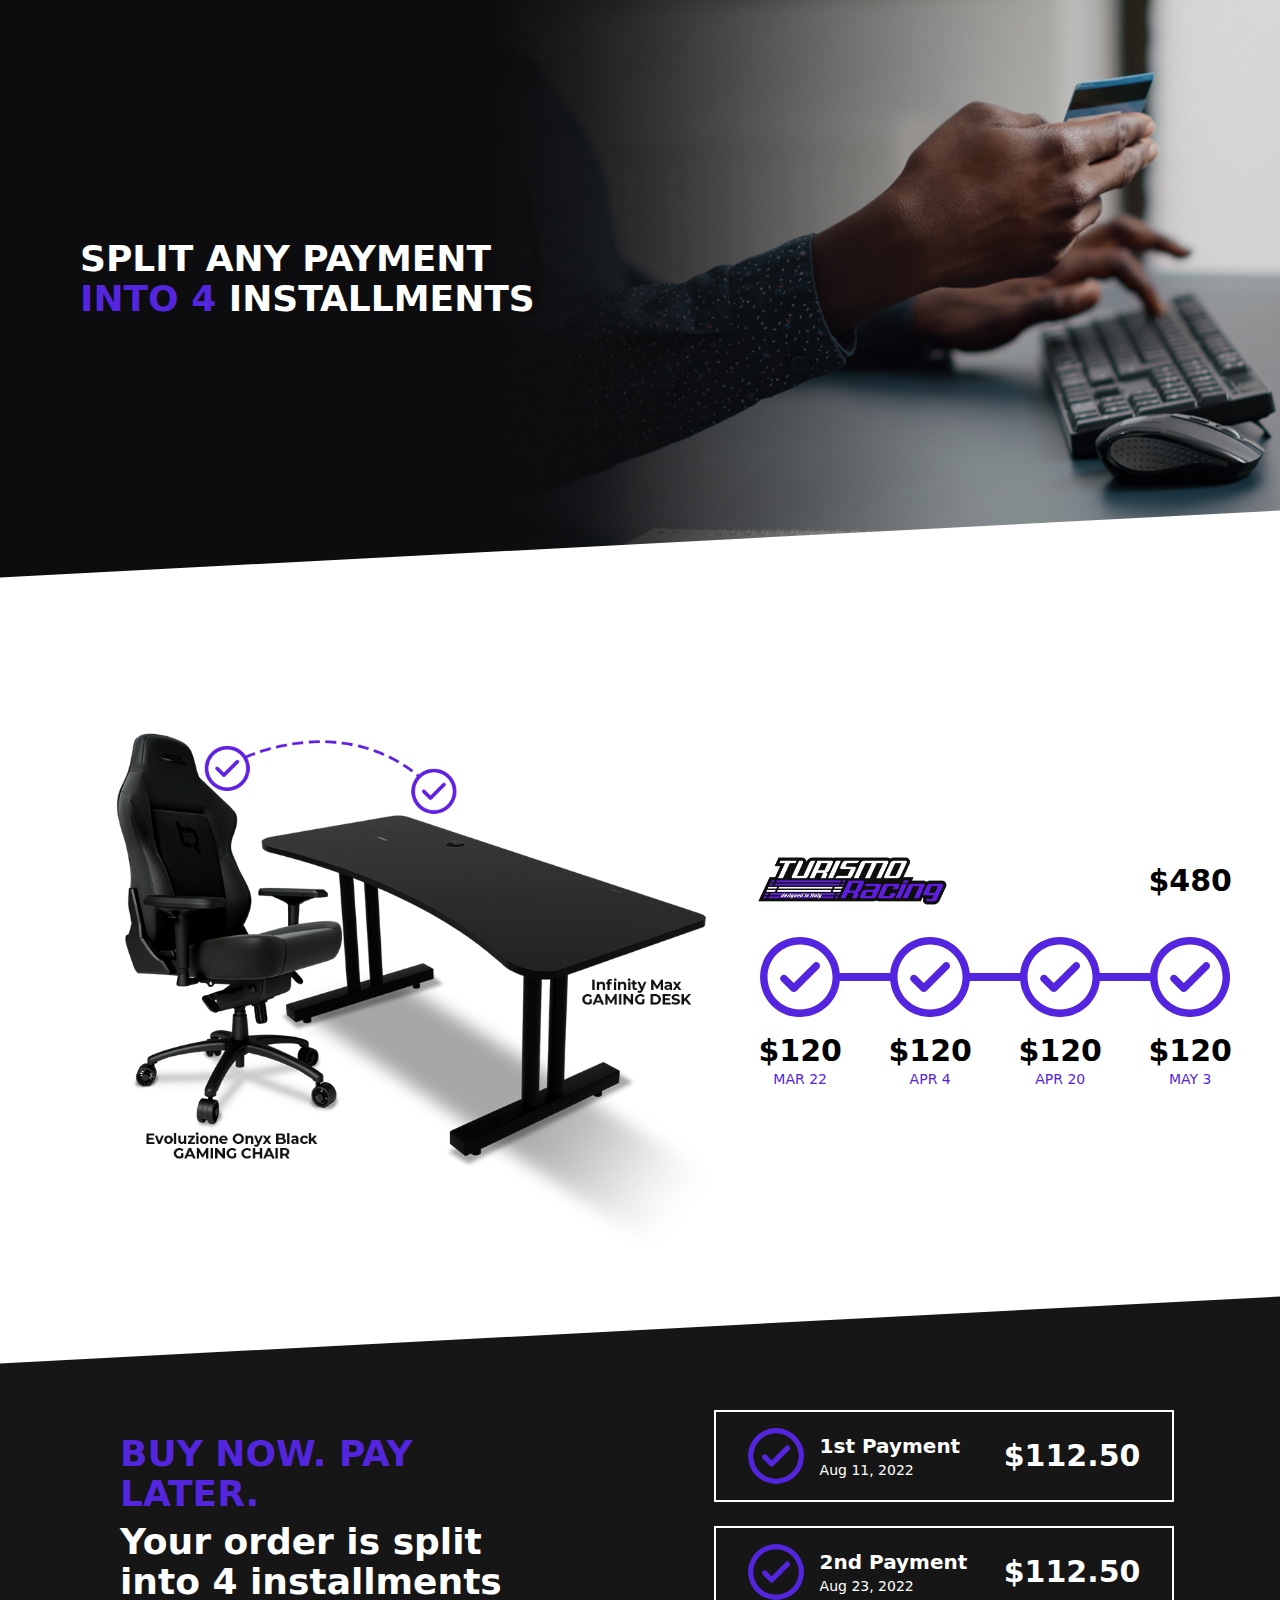
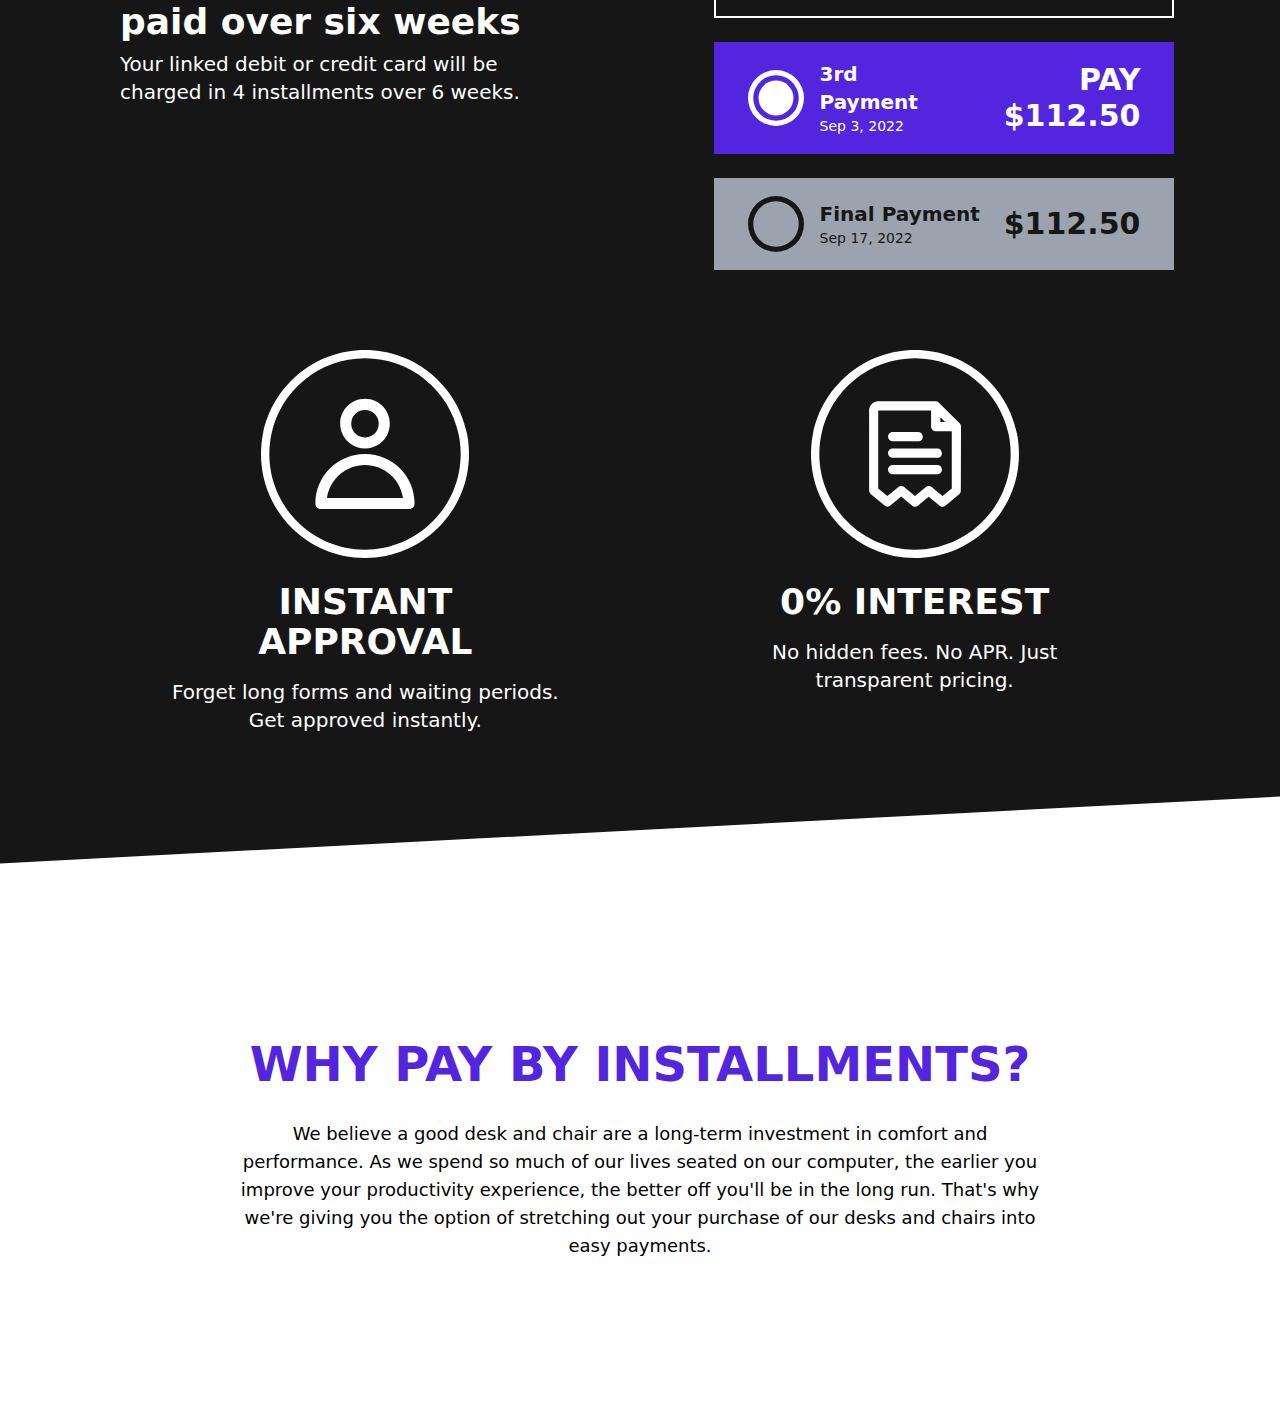
<file: zip.html>
<!DOCTYPE html>
<html lang="en">
    <head>
        <meta charset="UTF-8" />
        <meta name="viewport" content="width=device-width, initial-scale=1.0" />
        <link rel="stylesheet" href="./tailwindstyle.css" />
        <title>Document</title>
    </head>
    <body>
        <!-- Header -->
        <div class="overflow-hidden">
            <div
                class="py-20 min-h-[600px] bg-[#8866D9] bg-[url('../public/img/zip/background-arm.png')] bg-no-repeat bg-cover bg-[80%_center] bg-blend-multiply lg:bg-blend-normal lg:bg-center text-white flex items-center justify-center lg:grid lg:grid-cols-2 lg:grid-rows-1 lg:place-items-center -skew-y-3 origin-top-left"
            >
                <div class="p-8 mx-12 skew-y-3">
                    <p
                        class="uppercase text-center lg:text-left text-xl sm:text-3xl lg:text-4xl font-bold mb-2"
                    >
                        Split any payment
                        <span class="text-[#5425de]"> into 4</span> installments
                    </p>
                </div>
            </div>
        </div>

        <!-- Product picture with payment example. -->
        <div class="py-20 grid -skew-y-3 bg-white -mt-14">
            <div class="mx-6 sm:mx-12 my-14 skew-y-3">
                <div class="flex flex-col lg:flex-row items-center">
                    <div class="lg:basis-3/5 order-2 lg:order-1">
                        <img
                            src="./public/img/zip/desk-and-chair.png"
                            alt="desk and chair with prices"
                        />
                    </div>

                    <div
                        class="mb-8 lg:mb-0 min-w-[300px] sm:min-w-[500px] lg:min-w-0 mx-auto order-1 lg:order-2 lg:basis-2/5"
                    >
                        <div
                            class="flex w-full justify-between items-center my-4"
                        >
                            <img
                                src="./public/img/zip/turismo-logo.png"
                                alt="turismo racing logo"
                                class="h-8 sm:h-12 2xl:h-16"
                            />
                            <p
                                class="text-2xl sm:text-3xl 2xl:text-4xl font-bold"
                            >
                                $480
                            </p>
                        </div>

                        <div class="relative flex justify-between">
                            <div
                                class="absolute border-2 sm:border-4 lg:border-[3px] xl:border-4 border-[#5425de] w-11/12 -z-50 top-[31%] left-4"
                            ></div>

                            <div class="flex flex-col items-center">
                                <img
                                    class="w-12 sm:w-20 lg:w-16 xl:w-20 my-4"
                                    src="./public/img/zip/checkmark-circle-white-background.svg"
                                    alt="checkmark circle icon"
                                />
                                <p
                                    class="font-bold text-xl sm:text-3xl lg:text-2xl xl:text-3xl"
                                >
                                    $120
                                </p>
                                <p
                                    class="uppercase text-xs sm:text-sm text-[#5425de]"
                                >
                                    Mar 22
                                </p>
                            </div>
                            <div class="flex flex-col items-center">
                                <img
                                    class="w-12 sm:w-20 lg:w-16 xl:w-20 my-4"
                                    src="./public/img/zip/checkmark-circle-white-background.svg"
                                    alt="checkmark circle icon"
                                />
                                <p
                                    class="font-bold text-xl sm:text-3xl lg:text-2xl xl:text-3xl"
                                >
                                    $120
                                </p>
                                <p
                                    class="uppercase text-xs sm:text-sm text-[#5425de]"
                                >
                                    Apr 4
                                </p>
                            </div>
                            <div class="flex flex-col items-center">
                                <img
                                    class="w-12 sm:w-20 lg:w-16 xl:w-20 my-4"
                                    src="./public/img/zip/checkmark-circle-white-background.svg"
                                    alt="checkmark circle icon"
                                />
                                <p
                                    class="font-bold text-xl sm:text-3xl lg:text-2xl xl:text-3xl"
                                >
                                    $120
                                </p>
                                <p
                                    class="uppercase text-xs sm:text-sm text-[#5425de]"
                                >
                                    Apr 20
                                </p>
                            </div>
                            <div class="flex flex-col items-center">
                                <img
                                    class="w-12 sm:w-20 lg:w-16 xl:w-20 my-4"
                                    src="./public/img/zip/checkmark-circle-white-background.svg"
                                    alt="checkmark circle icon"
                                />
                                <p
                                    class="font-bold text-xl sm:text-3xl lg:text-2xl xl:text-3xl"
                                >
                                    $120
                                </p>
                                <p
                                    class="uppercase text-xs sm:text-sm text-[#5425de]"
                                >
                                    May 3
                                </p>
                            </div>
                        </div>
                        <div></div>
                    </div>
                </div>
            </div>
        </div>

        <!-- Payment explanation. -->
        <div class="py-10 sm:py-20 -skew-y-3 bg-[#161616] -mt-14 text-white">
            <div
                class="sm:mx-12 mb-14 lg:grid grid-cols-2 grid-rows-1 xl:gap-8 gap-2 justify-items-center skew-y-3"
            >
                <div class="mx-2 sm:mx-12 p-6">
                    <p
                        class="text-center lg:text-left uppercase text-xl sm:text-3xl md:text-4xl font-bold mb-2 text-[#5425de]"
                    >
                        Buy Now. Pay Later.
                    </p>
                    <p
                        class="text-center lg:text-left text-lg sm:text-2xl md:text-3xl xl:text-4xl font-bold mb-2"
                    >
                        Your order is split into 4 installments paid over six
                        weeks
                    </p>
                    <p
                        class="text-center lg:text-left md:font-light text-sm sm:text-base md:text-xl mb-2 md:mb-8 font-medium"
                    >
                        Your linked debit or credit card will be charged in 4
                        installments over 6 weeks.
                    </p>
                </div>

                <div class="w-full grid gap-4 sm:gap-6">
                    <div
                        class="mx-auto w-[85%] sm:w-4/5 flex-[0 0 auto] px-2 sm:px-4 xl:px-8 py-2 sm:py-4 border-2 border-white flex justify-between items-center"
                    >
                        <div class="flex items-center">
                            <img
                                class="w-[30px] sm:w-14 2xl:w-20 mr-2 sm:mr-4"
                                src="./public//img/zip/checkmark-circle.svg"
                                alt="checkmark on circle"
                            />
                            <div>
                                <p
                                    class="font-bold text-base sm:text-xl 2xl:text-2xl"
                                >
                                    1st Payment
                                </p>
                                <p class="text-xs sm:text-sm">Aug 11, 2022</p>
                            </div>
                        </div>
                        <div class="font-bold text-lg sm:text-3xl 2xl:text-4xl">
                            $112.50
                        </div>
                    </div>
                    <div
                        class="mx-auto w-[85%] sm:w-4/5 flex-[0 0 auto] px-2 sm:px-4 xl:px-8 py-2 sm:py-4 border-2 border-white flex justify-between items-center"
                    >
                        <div class="flex items-center">
                            <img
                                class="w-[30px] sm:w-14 2xl:w-20 mr-2 sm:mr-4"
                                src="./public/img/zip/checkmark-circle.svg"
                                alt="checkmark on circle"
                            />
                            <div>
                                <p
                                    class="font-bold text-base sm:text-xl 2xl:text-2xl"
                                >
                                    2nd Payment
                                </p>
                                <p class="text-xs sm:text-sm">Aug 23, 2022</p>
                            </div>
                        </div>
                        <div class="font-bold text-lg sm:text-3xl 2xl:text-4xl">
                            $112.50
                        </div>
                    </div>
                    <div
                        class="mx-auto w-[85%] sm:w-4/5 flex-[0 0 auto] px-2 sm:px-4 xl:px-8 py-2 sm:py-4 border-2 border-[#5425de] bg-[#5425de] flex justify-between items-center"
                    >
                        <div class="flex items-center">
                            <img
                                class="w-[30px] sm:w-14 2xl:w-20 mr-2 sm:mr-4"
                                src="./public/img/zip/dot-circle.svg"
                                alt="checkmark on circle"
                            />
                            <div>
                                <p
                                    class="font-bold text-base sm:text-xl 2xl:text-2xl"
                                >
                                    3rd Payment
                                </p>
                                <p class="text-xs sm:text-sm">Sep 3, 2022</p>
                            </div>
                        </div>
                        <div
                            class="font-bold text-lg sm:text-3xl 2xl:text-4xl text-right"
                        >
                            PAY $112.50
                        </div>
                    </div>
                    <div
                        class="text-[#161616] mx-auto w-[85%] sm:w-4/5 flex-[0 0 auto] px-2 sm:px-4 xl:px-8 py-2 sm:py-4 border-2 border-gray-400 bg-gray-400 flex justify-between items-center"
                    >
                        <div class="flex items-center">
                            <img
                                class="w-[30px] sm:w-14 2xl:w-[80px] mr-2 sm:mr-4"
                                src="./public/img/zip/circle.svg"
                                alt="checkmark on circle"
                            />
                            <div>
                                <p
                                    class="font-bold text-base sm:text-xl 2xl:text-2xl"
                                >
                                    Final Payment
                                </p>
                                <p class="text-xs sm:text-sm">Sep 17, 2022</p>
                            </div>
                        </div>
                        <div class="font-bold text-lg sm:text-3xl 2xl:text-4xl">
                            $112.50
                        </div>
                    </div>
                </div>
            </div>

            <div
                class="px-10 flex flex-col lg:flex-row justify-evenly gap-6 text-center skew-y-3"
            >
                <div class="max-w-[300px] sm:max-w-[400px] mx-auto lg:mx-0">
                    <img
                        class="w-28 sm:w-36 xl:w-52 mx-auto my-4 sm:my-6"
                        src="./public/img/zip/user-icon.svg"
                        alt="User on circle icon"
                    />
                    <p
                        class="font-bold uppercase text-lg sm:text-2xl xl:text-4xl mb-2 sm:mb-4"
                    >
                        Instant Approval
                    </p>
                    <p
                        class="text-sm sm:text-base xl:text-xl font-light mb-2 sm:mb-4"
                    >
                        Forget long forms and waiting periods. Get approved
                        instantly.
                    </p>
                </div>
                <div class="max-w-[300px] sm:max-w-[400px] mx-auto lg:mx-0">
                    <img
                        class="w-28 sm:w-36 xl:w-52 mx-auto my-4 sm:my-6"
                        src="./public/img/zip/bill-icon.svg"
                        alt="Bill on circle icon"
                    />
                    <p
                        class="font-bold uppercase text-lg sm:text-2xl xl:text-4xl mb-2 sm:mb-4"
                    >
                        0% Interest
                    </p>
                    <p
                        class="text-sm sm:text-base xl:text-xl font-light mb-2 sm:mb-4"
                    >
                        No hidden fees. No APR. Just transparent pricing.
                    </p>
                </div>
            </div>
        </div>

        <!-- End section -->
        <div class="overflow-hidden">
            <div class="px-8 sm:px-20 bg-white -skew-y-3 origin-bottom-right">
                <div class="text-center py-16 md:py-40 skew-y-3">
                    <p
                        class="text-[#5425de] font-bold text-2xl sm:text-5xl uppercase my-4"
                    >
                        Why pay by installments?
                    </p>
                    <p
                        class="text-sm sm:text-lg font-light my-8 max-w-[800px] mx-auto"
                    >
                        We believe a good desk and chair are a long-term
                        investment in comfort and performance. As we spend so
                        much of our lives seated on our computer, the earlier
                        you improve your productivity experience, the better off
                        you'll be in the long run. That's why we're giving you
                        the option of stretching out your purchase of our desks
                        and chairs into easy payments.
                    </p>
                </div>
            </div>
        </div>
    </body>
</html>
</file>
<file: tailwindstyle.css>
/*
! tailwindcss v3.3.3 | MIT License | https://tailwindcss.com
*/

/*
1. Prevent padding and border from affecting element width. (https://github.com/mozdevs/cssremedy/issues/4)
2. Allow adding a border to an element by just adding a border-width. (https://github.com/tailwindcss/tailwindcss/pull/116)
*/

*,
::before,
::after {
    box-sizing: border-box;
    /* 1 */
    border-width: 0;
    /* 2 */
    border-style: solid;
    /* 2 */
    border-color: #e5e7eb;
    /* 2 */
}

::before,
::after {
    --tw-content: "";
}

/*
1. Use a consistent sensible line-height in all browsers.
2. Prevent adjustments of font size after orientation changes in iOS.
3. Use a more readable tab size.
4. Use the user's configured `sans` font-family by default.
5. Use the user's configured `sans` font-feature-settings by default.
6. Use the user's configured `sans` font-variation-settings by default.
*/

html {
    line-height: 1.5;
    /* 1 */
    -webkit-text-size-adjust: 100%;
    /* 2 */
    -moz-tab-size: 4;
    /* 3 */
    -o-tab-size: 4;
    tab-size: 4;
    /* 3 */
    font-family: ui-sans-serif, system-ui, -apple-system, BlinkMacSystemFont,
        "Segoe UI", Roboto, "Helvetica Neue", Arial, "Noto Sans", sans-serif,
        "Apple Color Emoji", "Segoe UI Emoji", "Segoe UI Symbol",
        "Noto Color Emoji";
    /* 4 */
    font-feature-settings: normal;
    /* 5 */
    font-variation-settings: normal;
    /* 6 */
}

/*
1. Remove the margin in all browsers.
2. Inherit line-height from `html` so users can set them as a class directly on the `html` element.
*/

body {
    margin: 0;
    /* 1 */
    line-height: inherit;
    /* 2 */
}

/*
1. Add the correct height in Firefox.
2. Correct the inheritance of border color in Firefox. (https://bugzilla.mozilla.org/show_bug.cgi?id=190655)
3. Ensure horizontal rules are visible by default.
*/

hr {
    height: 0;
    /* 1 */
    color: inherit;
    /* 2 */
    border-top-width: 1px;
    /* 3 */
}

/*
Add the correct text decoration in Chrome, Edge, and Safari.
*/

abbr:where([title]) {
    -webkit-text-decoration: underline dotted;
    text-decoration: underline dotted;
}

/*
Remove the default font size and weight for headings.
*/

h1,
h2,
h3,
h4,
h5,
h6 {
    font-size: inherit;
    font-weight: inherit;
}

/*
Reset links to optimize for opt-in styling instead of opt-out.
*/

a {
    color: inherit;
    text-decoration: inherit;
}

/*
Add the correct font weight in Edge and Safari.
*/

b,
strong {
    font-weight: bolder;
}

/*
1. Use the user's configured `mono` font family by default.
2. Correct the odd `em` font sizing in all browsers.
*/

code,
kbd,
samp,
pre {
    font-family: ui-monospace, SFMono-Regular, Menlo, Monaco, Consolas,
        "Liberation Mono", "Courier New", monospace;
    /* 1 */
    font-size: 1em;
    /* 2 */
}

/*
Add the correct font size in all browsers.
*/

small {
    font-size: 80%;
}

/*
Prevent `sub` and `sup` elements from affecting the line height in all browsers.
*/

sub,
sup {
    font-size: 75%;
    line-height: 0;
    position: relative;
    vertical-align: baseline;
}

sub {
    bottom: -0.25em;
}

sup {
    top: -0.5em;
}

/*
1. Remove text indentation from table contents in Chrome and Safari. (https://bugs.chromium.org/p/chromium/issues/detail?id=999088, https://bugs.webkit.org/show_bug.cgi?id=201297)
2. Correct table border color inheritance in all Chrome and Safari. (https://bugs.chromium.org/p/chromium/issues/detail?id=935729, https://bugs.webkit.org/show_bug.cgi?id=195016)
3. Remove gaps between table borders by default.
*/

table {
    text-indent: 0;
    /* 1 */
    border-color: inherit;
    /* 2 */
    border-collapse: collapse;
    /* 3 */
}

/*
1. Change the font styles in all browsers.
2. Remove the margin in Firefox and Safari.
3. Remove default padding in all browsers.
*/

button,
input,
optgroup,
select,
textarea {
    font-family: inherit;
    /* 1 */
    font-feature-settings: inherit;
    /* 1 */
    font-variation-settings: inherit;
    /* 1 */
    font-size: 100%;
    /* 1 */
    font-weight: inherit;
    /* 1 */
    line-height: inherit;
    /* 1 */
    color: inherit;
    /* 1 */
    margin: 0;
    /* 2 */
    padding: 0;
    /* 3 */
}

/*
Remove the inheritance of text transform in Edge and Firefox.
*/

button,
select {
    text-transform: none;
}

/*
1. Correct the inability to style clickable types in iOS and Safari.
2. Remove default button styles.
*/

button,
[type="button"],
[type="reset"],
[type="submit"] {
    -webkit-appearance: button;
    /* 1 */
    background-color: transparent;
    /* 2 */
    background-image: none;
    /* 2 */
}

/*
Use the modern Firefox focus style for all focusable elements.
*/

:-moz-focusring {
    outline: auto;
}

/*
Remove the additional `:invalid` styles in Firefox. (https://github.com/mozilla/gecko-dev/blob/2f9eacd9d3d995c937b4251a5557d95d494c9be1/layout/style/res/forms.css#L728-L737)
*/

:-moz-ui-invalid {
    box-shadow: none;
}

/*
Add the correct vertical alignment in Chrome and Firefox.
*/

progress {
    vertical-align: baseline;
}

/*
Correct the cursor style of increment and decrement buttons in Safari.
*/

::-webkit-inner-spin-button,
::-webkit-outer-spin-button {
    height: auto;
}

/*
1. Correct the odd appearance in Chrome and Safari.
2. Correct the outline style in Safari.
*/

[type="search"] {
    -webkit-appearance: textfield;
    /* 1 */
    outline-offset: -2px;
    /* 2 */
}

/*
Remove the inner padding in Chrome and Safari on macOS.
*/

::-webkit-search-decoration {
    -webkit-appearance: none;
}

/*
1. Correct the inability to style clickable types in iOS and Safari.
2. Change font properties to `inherit` in Safari.
*/

::-webkit-file-upload-button {
    -webkit-appearance: button;
    /* 1 */
    font: inherit;
    /* 2 */
}

/*
Add the correct display in Chrome and Safari.
*/

summary {
    display: list-item;
}

/*
Removes the default spacing and border for appropriate elements.
*/

blockquote,
dl,
dd,
h1,
h2,
h3,
h4,
h5,
h6,
hr,
figure,
p,
pre {
    margin: 0;
}

fieldset {
    margin: 0;
    padding: 0;
}

legend {
    padding: 0;
}

ol,
ul,
menu {
    list-style: none;
    margin: 0;
    padding: 0;
}

/*
Reset default styling for dialogs.
*/

dialog {
    padding: 0;
}

/*
Prevent resizing textareas horizontally by default.
*/

textarea {
    resize: vertical;
}

/*
1. Reset the default placeholder opacity in Firefox. (https://github.com/tailwindlabs/tailwindcss/issues/3300)
2. Set the default placeholder color to the user's configured gray 400 color.
*/

input::-moz-placeholder,
textarea::-moz-placeholder {
    opacity: 1;
    /* 1 */
    color: #9ca3af;
    /* 2 */
}

input::placeholder,
textarea::placeholder {
    opacity: 1;
    /* 1 */
    color: #9ca3af;
    /* 2 */
}

/*
Set the default cursor for buttons.
*/

button,
[role="button"] {
    cursor: pointer;
}

/*
Make sure disabled buttons don't get the pointer cursor.
*/

:disabled {
    cursor: default;
}

/*
1. Make replaced elements `display: block` by default. (https://github.com/mozdevs/cssremedy/issues/14)
2. Add `vertical-align: middle` to align replaced elements more sensibly by default. (https://github.com/jensimmons/cssremedy/issues/14#issuecomment-634934210)
   This can trigger a poorly considered lint error in some tools but is included by design.
*/

img,
svg,
video,
canvas,
audio,
iframe,
embed,
object {
    display: block;
    /* 1 */
    vertical-align: middle;
    /* 2 */
}

/*
Constrain images and videos to the parent width and preserve their intrinsic aspect ratio. (https://github.com/mozdevs/cssremedy/issues/14)
*/

img,
video {
    max-width: 100%;
    height: auto;
}

/* Make elements with the HTML hidden attribute stay hidden by default */

[hidden] {
    display: none;
}

*,
::before,
::after {
    --tw-border-spacing-x: 0;
    --tw-border-spacing-y: 0;
    --tw-translate-x: 0;
    --tw-translate-y: 0;
    --tw-rotate: 0;
    --tw-skew-x: 0;
    --tw-skew-y: 0;
    --tw-scale-x: 1;
    --tw-scale-y: 1;
    --tw-pan-x: ;
    --tw-pan-y: ;
    --tw-pinch-zoom: ;
    --tw-scroll-snap-strictness: proximity;
    --tw-gradient-from-position: ;
    --tw-gradient-via-position: ;
    --tw-gradient-to-position: ;
    --tw-ordinal: ;
    --tw-slashed-zero: ;
    --tw-numeric-figure: ;
    --tw-numeric-spacing: ;
    --tw-numeric-fraction: ;
    --tw-ring-inset: ;
    --tw-ring-offset-width: 0px;
    --tw-ring-offset-color: #fff;
    --tw-ring-color: rgb(59 130 246 / 0.5);
    --tw-ring-offset-shadow: 0 0 #0000;
    --tw-ring-shadow: 0 0 #0000;
    --tw-shadow: 0 0 #0000;
    --tw-shadow-colored: 0 0 #0000;
    --tw-blur: ;
    --tw-brightness: ;
    --tw-contrast: ;
    --tw-grayscale: ;
    --tw-hue-rotate: ;
    --tw-invert: ;
    --tw-saturate: ;
    --tw-sepia: ;
    --tw-drop-shadow: ;
    --tw-backdrop-blur: ;
    --tw-backdrop-brightness: ;
    --tw-backdrop-contrast: ;
    --tw-backdrop-grayscale: ;
    --tw-backdrop-hue-rotate: ;
    --tw-backdrop-invert: ;
    --tw-backdrop-opacity: ;
    --tw-backdrop-saturate: ;
    --tw-backdrop-sepia: ;
}

::backdrop {
    --tw-border-spacing-x: 0;
    --tw-border-spacing-y: 0;
    --tw-translate-x: 0;
    --tw-translate-y: 0;
    --tw-rotate: 0;
    --tw-skew-x: 0;
    --tw-skew-y: 0;
    --tw-scale-x: 1;
    --tw-scale-y: 1;
    --tw-pan-x: ;
    --tw-pan-y: ;
    --tw-pinch-zoom: ;
    --tw-scroll-snap-strictness: proximity;
    --tw-gradient-from-position: ;
    --tw-gradient-via-position: ;
    --tw-gradient-to-position: ;
    --tw-ordinal: ;
    --tw-slashed-zero: ;
    --tw-numeric-figure: ;
    --tw-numeric-spacing: ;
    --tw-numeric-fraction: ;
    --tw-ring-inset: ;
    --tw-ring-offset-width: 0px;
    --tw-ring-offset-color: #fff;
    --tw-ring-color: rgb(59 130 246 / 0.5);
    --tw-ring-offset-shadow: 0 0 #0000;
    --tw-ring-shadow: 0 0 #0000;
    --tw-shadow: 0 0 #0000;
    --tw-shadow-colored: 0 0 #0000;
    --tw-blur: ;
    --tw-brightness: ;
    --tw-contrast: ;
    --tw-grayscale: ;
    --tw-hue-rotate: ;
    --tw-invert: ;
    --tw-saturate: ;
    --tw-sepia: ;
    --tw-drop-shadow: ;
    --tw-backdrop-blur: ;
    --tw-backdrop-brightness: ;
    --tw-backdrop-contrast: ;
    --tw-backdrop-grayscale: ;
    --tw-backdrop-hue-rotate: ;
    --tw-backdrop-invert: ;
    --tw-backdrop-opacity: ;
    --tw-backdrop-saturate: ;
    --tw-backdrop-sepia: ;
}

.absolute {
    position: absolute;
}

.relative {
    position: relative;
}

.bottom-0 {
    bottom: 0px;
}

.left-4 {
    left: 1rem;
}

.top-\[31\%\] {
    top: 31%;
}

.-z-50 {
    z-index: -50;
}

.order-1 {
    order: 1;
}

.order-2 {
    order: 2;
}

.col-span-1 {
    grid-column: span 1 / span 1;
}

.col-span-2 {
    grid-column: span 2 / span 2;
}

.col-start-2 {
    grid-column-start: 2;
}

.m-4 {
    margin: 1rem;
}

.m-8 {
    margin: 2rem;
}

.m-6 {
    margin: 1.5rem;
}

.mx-12 {
    margin-left: 3rem;
    margin-right: 3rem;
}

.mx-2 {
    margin-left: 0.5rem;
    margin-right: 0.5rem;
}

.mx-4 {
    margin-left: 1rem;
    margin-right: 1rem;
}

.mx-6 {
    margin-left: 1.5rem;
    margin-right: 1.5rem;
}

.mx-8 {
    margin-left: 2rem;
    margin-right: 2rem;
}

.mx-auto {
    margin-left: auto;
    margin-right: auto;
}

.my-14 {
    margin-top: 3.5rem;
    margin-bottom: 3.5rem;
}

.my-4 {
    margin-top: 1rem;
    margin-bottom: 1rem;
}

.my-6 {
    margin-top: 1.5rem;
    margin-bottom: 1.5rem;
}

.my-8 {
    margin-top: 2rem;
    margin-bottom: 2rem;
}

.-mt-14 {
    margin-top: -3.5rem;
}

.-mt-2 {
    margin-top: -0.5rem;
}

.-mt-28 {
    margin-top: -7rem;
}

.mb-14 {
    margin-bottom: 3.5rem;
}

.mb-2 {
    margin-bottom: 0.5rem;
}

.mb-4 {
    margin-bottom: 1rem;
}

.mb-6 {
    margin-bottom: 1.5rem;
}

.mb-8 {
    margin-bottom: 2rem;
}

.mr-2 {
    margin-right: 0.5rem;
}

.mt-12 {
    margin-top: 3rem;
}

.mt-2 {
    margin-top: 0.5rem;
}

.mt-4 {
    margin-top: 1rem;
}

.mt-6 {
    margin-top: 1.5rem;
}

.ml-6 {
    margin-left: 1.5rem;
}

.ml-8 {
    margin-left: 2rem;
}

.mt-8 {
    margin-top: 2rem;
}

.flex {
    display: flex;
}

.grid {
    display: grid;
}

.hidden {
    display: none;
}

.h-8 {
    height: 2rem;
}

.min-h-\[600px\] {
    min-height: 600px;
}

.w-10\/12 {
    width: 83.333333%;
}

.w-11\/12 {
    width: 91.666667%;
}

.w-12 {
    width: 3rem;
}

.w-24 {
    width: 6rem;
}

.w-28 {
    width: 7rem;
}

.w-32 {
    width: 8rem;
}

.w-40 {
    width: 10rem;
}

.w-48 {
    width: 12rem;
}

.w-\[30px\] {
    width: 30px;
}

.w-\[85\%\] {
    width: 85%;
}

.w-fit {
    width: -moz-fit-content;
    width: fit-content;
}

.w-full {
    width: 100%;
}

.min-w-\[100px\] {
    min-width: 100px;
}

.min-w-\[300px\] {
    min-width: 300px;
}

.max-w-2xl {
    max-width: 42rem;
}

.max-w-4xl {
    max-width: 56rem;
}

.max-w-\[1000px\] {
    max-width: 1000px;
}

.max-w-\[300px\] {
    max-width: 300px;
}

.max-w-\[400px\] {
    max-width: 400px;
}

.max-w-\[800px\] {
    max-width: 800px;
}

.max-w-md {
    max-width: 28rem;
}

.origin-bottom-right {
    transform-origin: bottom right;
}

.origin-top-left {
    transform-origin: top left;
}

.-skew-y-3 {
    --tw-skew-y: -3deg;
    transform: translate(var(--tw-translate-x), var(--tw-translate-y))
        rotate(var(--tw-rotate)) skewX(var(--tw-skew-x)) skewY(var(--tw-skew-y))
        scaleX(var(--tw-scale-x)) scaleY(var(--tw-scale-y));
}

.skew-y-3 {
    --tw-skew-y: 3deg;
    transform: translate(var(--tw-translate-x), var(--tw-translate-y))
        rotate(var(--tw-rotate)) skewX(var(--tw-skew-x)) skewY(var(--tw-skew-y))
        scaleX(var(--tw-scale-x)) scaleY(var(--tw-scale-y));
}

.cursor-pointer {
    cursor: pointer;
}

.list-inside {
    list-style-position: inside;
}

.list-disc {
    list-style-type: disc;
}

.grid-cols-1 {
    grid-template-columns: repeat(1, minmax(0, 1fr));
}

.grid-cols-2 {
    grid-template-columns: repeat(2, minmax(0, 1fr));
}

.grid-rows-1 {
    grid-template-rows: repeat(1, minmax(0, 1fr));
}

.flex-col {
    flex-direction: column;
}

.items-center {
    align-items: center;
}

.justify-center {
    justify-content: center;
}

.justify-between {
    justify-content: space-between;
}

.justify-evenly {
    justify-content: space-evenly;
}

.justify-items-center {
    justify-items: center;
}

.gap-16 {
    gap: 4rem;
}

.gap-2 {
    gap: 0.5rem;
}

.gap-20 {
    gap: 5rem;
}

.gap-4 {
    gap: 1rem;
}

.gap-6 {
    gap: 1.5rem;
}

.gap-8 {
    gap: 2rem;
}

.self-center {
    align-self: center;
}

.overflow-hidden {
    overflow: hidden;
}

.border {
    border-width: 1px;
}

.border-2 {
    border-width: 2px;
}

.border-b {
    border-bottom-width: 1px;
}

.border-\[\#5425de\] {
    --tw-border-opacity: 1;
    border-color: rgb(84 37 222 / var(--tw-border-opacity));
}

.border-black {
    --tw-border-opacity: 1;
    border-color: rgb(0 0 0 / var(--tw-border-opacity));
}

.border-gray-400 {
    --tw-border-opacity: 1;
    border-color: rgb(156 163 175 / var(--tw-border-opacity));
}

.border-white {
    --tw-border-opacity: 1;
    border-color: rgb(255 255 255 / var(--tw-border-opacity));
}

.bg-\[\#161616\] {
    --tw-bg-opacity: 1;
    background-color: rgb(22 22 22 / var(--tw-bg-opacity));
}

.bg-\[\#45346e\] {
    --tw-bg-opacity: 1;
    background-color: rgb(69 52 110 / var(--tw-bg-opacity));
}

.bg-\[\#5425de\] {
    --tw-bg-opacity: 1;
    background-color: rgb(84 37 222 / var(--tw-bg-opacity));
}

.bg-\[\#6e563f\] {
    --tw-bg-opacity: 1;
    background-color: rgb(110 86 63 / var(--tw-bg-opacity));
}

.bg-\[\#8866D9\] {
    --tw-bg-opacity: 1;
    background-color: rgb(136 102 217 / var(--tw-bg-opacity));
}

.bg-\[\#8866d9\] {
    --tw-bg-opacity: 1;
    background-color: rgb(136 102 217 / var(--tw-bg-opacity));
}

.bg-\[\#d9aa7c\] {
    --tw-bg-opacity: 1;
    background-color: rgb(217 170 124 / var(--tw-bg-opacity));
}

.bg-gray-400 {
    --tw-bg-opacity: 1;
    background-color: rgb(156 163 175 / var(--tw-bg-opacity));
}

.bg-transparent {
    background-color: transparent;
}

.bg-white {
    --tw-bg-opacity: 1;
    background-color: rgb(255 255 255 / var(--tw-bg-opacity));
}

.bg-\[url\(\'\.\.\/public\/img\/contact\/background-girl\.png\'\)\] {
    background-image: url("../public/img/contact/background-girl.png");
}

.bg-\[url\(\'\.\.\/public\/img\/delivery\/background-box\.png\'\)\] {
    background-image: url("../public/img/delivery/background-box.png");
}

.bg-\[url\(\'\.\.\/public\/img\/delivery\/background-boxes\.png\'\)\] {
    background-image: url("../public/img/delivery/background-boxes.png");
}

.bg-\[url\(\'\.\.\/public\/img\/extended\/background-gamer\.png\'\)\] {
    background-image: url("../public/img/extended/background-gamer.png");
}

.bg-\[url\(\'\.\.\/public\/img\/standard\/background-cutting\.png\'\)\] {
    background-image: url("../public/img/standard/background-cutting.png");
}

.bg-\[url\(\'\.\.\/public\/img\/standard\/background-drilling\.png\'\)\] {
    background-image: url("../public/img/standard/background-drilling.png");
}

.bg-\[url\(\'\.\.\/public\/img\/standard\/background-header\.png\'\)\] {
    background-image: url("../public/img/standard/background-header.png");
}

.bg-\[url\(\'\.\.\/public\/img\/standard\/background-machine\.png\'\)\] {
    background-image: url("../public/img/standard/background-machine.png");
}

.bg-\[url\(\'\.\.\/public\/img\/standard\/background-paint\.png\'\)\] {
    background-image: url("../public/img/standard/background-paint.png");
}

.bg-\[url\(\'\.\.\/public\/img\/standard\/background-pallet\.png\'\)\] {
    background-image: url("../public/img/standard/background-pallet.png");
}

.bg-\[url\(\'\.\.\/public\/img\/standard\/background-parts\.png\'\)\] {
    background-image: url("../public/img/standard/background-parts.png");
}

.bg-\[url\(\'\.\.\/public\/img\/standard\/background-steel\.png\'\)\] {
    background-image: url("../public/img/standard/background-steel.png");
}

.bg-\[url\(\'\.\.\/public\/img\/warranty\/background-ray\.png\'\)\] {
    background-image: url("../public/img/warranty/background-ray.png");
}

.bg-\[url\(\'\.\.\/public\/img\/zip\/background-arm\.png\'\)\] {
    background-image: url("../public/img/zip/background-arm.png");
}

.bg-cover {
    background-size: cover;
}

.bg-\[10\%_center\] {
    background-position: 10% center;
}

.bg-\[80\%_center\] {
    background-position: 80% center;
}

.bg-\[90\%_center\] {
    background-position: 90% center;
}

.bg-left {
    background-position: left;
}

.bg-no-repeat {
    background-repeat: no-repeat;
}

.p-2 {
    padding: 0.5rem;
}

.p-4 {
    padding: 1rem;
}

.p-6 {
    padding: 1.5rem;
}

.p-8 {
    padding: 2rem;
}

.px-10 {
    padding-left: 2.5rem;
    padding-right: 2.5rem;
}

.px-12 {
    padding-left: 3rem;
    padding-right: 3rem;
}

.px-16 {
    padding-left: 4rem;
    padding-right: 4rem;
}

.px-2 {
    padding-left: 0.5rem;
    padding-right: 0.5rem;
}

.px-4 {
    padding-left: 1rem;
    padding-right: 1rem;
}

.px-6 {
    padding-left: 1.5rem;
    padding-right: 1.5rem;
}

.px-8 {
    padding-left: 2rem;
    padding-right: 2rem;
}

.py-10 {
    padding-top: 2.5rem;
    padding-bottom: 2.5rem;
}

.py-12 {
    padding-top: 3rem;
    padding-bottom: 3rem;
}

.py-16 {
    padding-top: 4rem;
    padding-bottom: 4rem;
}

.py-2 {
    padding-top: 0.5rem;
    padding-bottom: 0.5rem;
}

.py-20 {
    padding-top: 5rem;
    padding-bottom: 5rem;
}

.py-40 {
    padding-top: 10rem;
    padding-bottom: 10rem;
}

.py-6 {
    padding-top: 1.5rem;
    padding-bottom: 1.5rem;
}

.py-8 {
    padding-top: 2rem;
    padding-bottom: 2rem;
}

.pb-2 {
    padding-bottom: 0.5rem;
}

.pt-4 {
    padding-top: 1rem;
}

.text-center {
    text-align: center;
}

.text-right {
    text-align: right;
}

.text-2xl {
    font-size: 1.5rem;
    line-height: 2rem;
}

.text-3xl {
    font-size: 1.875rem;
    line-height: 2.25rem;
}

.text-4xl {
    font-size: 2.25rem;
    line-height: 2.5rem;
}

.text-base {
    font-size: 1rem;
    line-height: 1.5rem;
}

.text-lg {
    font-size: 1.125rem;
    line-height: 1.75rem;
}

.text-sm {
    font-size: 0.875rem;
    line-height: 1.25rem;
}

.text-xl {
    font-size: 1.25rem;
    line-height: 1.75rem;
}

.text-xs {
    font-size: 0.75rem;
    line-height: 1rem;
}

.font-bold {
    font-weight: 700;
}

.font-extrabold {
    font-weight: 800;
}

.font-light {
    font-weight: 300;
}

.font-medium {
    font-weight: 500;
}

.font-semibold {
    font-weight: 600;
}

.uppercase {
    text-transform: uppercase;
}

.text-\[\#161616\] {
    --tw-text-opacity: 1;
    color: rgb(22 22 22 / var(--tw-text-opacity));
}

.text-\[\#5425de\] {
    --tw-text-opacity: 1;
    color: rgb(84 37 222 / var(--tw-text-opacity));
}

.text-white {
    --tw-text-opacity: 1;
    color: rgb(255 255 255 / var(--tw-text-opacity));
}

.text-indigo-600 {
    --tw-text-opacity: 1;
    color: rgb(79 70 229 / var(--tw-text-opacity));
}

.placeholder-white::-moz-placeholder {
    --tw-placeholder-opacity: 1;
    color: rgb(255 255 255 / var(--tw-placeholder-opacity));
}

.placeholder-white::placeholder {
    --tw-placeholder-opacity: 1;
    color: rgb(255 255 255 / var(--tw-placeholder-opacity));
}

.bg-blend-multiply {
    background-blend-mode: multiply;
}

.transition-\[bottom\] {
    transition-property: bottom;
    transition-timing-function: cubic-bezier(0.4, 0, 0.2, 1);
    transition-duration: 150ms;
}

.transition-colors {
    transition-property: color, background-color, border-color,
        text-decoration-color, fill, stroke;
    transition-timing-function: cubic-bezier(0.4, 0, 0.2, 1);
    transition-duration: 150ms;
}

.duration-300 {
    transition-duration: 300ms;
}

.ease-in-out {
    transition-timing-function: cubic-bezier(0.4, 0, 0.2, 1);
}

.ease-out {
    transition-timing-function: cubic-bezier(0, 0, 0.2, 1);
}

.hover\:bottom-6:hover {
    bottom: 1.5rem;
}

.hover\:bg-transparent:hover {
    background-color: transparent;
}

.hover\:text-\[\#5425de\]:hover {
    --tw-text-opacity: 1;
    color: rgb(84 37 222 / var(--tw-text-opacity));
}

.hover\:text-indigo-600:hover {
    --tw-text-opacity: 1;
    color: rgb(79 70 229 / var(--tw-text-opacity));
}

.focus\:outline-none:focus {
    outline: 2px solid transparent;
    outline-offset: 2px;
}

@media (min-width: 640px) {
    .sm\:mx-12 {
        margin-left: 3rem;
        margin-right: 3rem;
    }

    .sm\:mx-24 {
        margin-left: 6rem;
        margin-right: 6rem;
    }

    .sm\:my-12 {
        margin-top: 3rem;
        margin-bottom: 3rem;
    }

    .sm\:my-6 {
        margin-top: 1.5rem;
        margin-bottom: 1.5rem;
    }

    .sm\:mb-10 {
        margin-bottom: 2.5rem;
    }

    .sm\:mb-20 {
        margin-bottom: 5rem;
    }

    .sm\:mb-4 {
        margin-bottom: 1rem;
    }

    .sm\:mr-4 {
        margin-right: 1rem;
    }

    .sm\:block {
        display: block;
    }

    .sm\:h-12 {
        height: 3rem;
    }

    .sm\:w-1\/2 {
        width: 50%;
    }

    .sm\:w-14 {
        width: 3.5rem;
    }

    .sm\:w-20 {
        width: 5rem;
    }

    .sm\:w-32 {
        width: 8rem;
    }

    .sm\:w-36 {
        width: 9rem;
    }

    .sm\:w-4\/5 {
        width: 80%;
    }

    .sm\:w-\[140px\] {
        width: 140px;
    }

    .sm\:w-\[500px\] {
        width: 500px;
    }

    .sm\:min-w-\[500px\] {
        min-width: 500px;
    }

    .sm\:max-w-\[400px\] {
        max-width: 400px;
    }

    .sm\:grid-cols-2 {
        grid-template-columns: repeat(2, minmax(0, 1fr));
    }

    .sm\:grid-rows-2 {
        grid-template-rows: repeat(2, minmax(0, 1fr));
    }

    .sm\:gap-6 {
        gap: 1.5rem;
    }

    .sm\:gap-8 {
        gap: 2rem;
    }

    .sm\:border-4 {
        border-width: 4px;
    }

    .sm\:p-16 {
        padding: 4rem;
    }

    .sm\:p-8 {
        padding: 2rem;
    }

    .sm\:px-20 {
        padding-left: 5rem;
        padding-right: 5rem;
    }

    .sm\:px-24 {
        padding-left: 6rem;
        padding-right: 6rem;
    }

    .sm\:px-4 {
        padding-left: 1rem;
        padding-right: 1rem;
    }

    .sm\:py-20 {
        padding-top: 5rem;
        padding-bottom: 5rem;
    }

    .sm\:py-4 {
        padding-top: 1rem;
        padding-bottom: 1rem;
    }

    .sm\:py-40 {
        padding-top: 10rem;
        padding-bottom: 10rem;
    }

    .sm\:text-right {
        text-align: right;
    }

    .sm\:text-2xl {
        font-size: 1.5rem;
        line-height: 2rem;
    }

    .sm\:text-3xl {
        font-size: 1.875rem;
        line-height: 2.25rem;
    }

    .sm\:text-4xl {
        font-size: 2.25rem;
        line-height: 2.5rem;
    }

    .sm\:text-5xl {
        font-size: 3rem;
        line-height: 1;
    }

    .sm\:text-base {
        font-size: 1rem;
        line-height: 1.5rem;
    }

    .sm\:text-lg {
        font-size: 1.125rem;
        line-height: 1.75rem;
    }

    .sm\:text-sm {
        font-size: 0.875rem;
        line-height: 1.25rem;
    }

    .sm\:text-xl {
        font-size: 1.25rem;
        line-height: 1.75rem;
    }
}

@media (min-width: 768px) {
    .md\:mb-8 {
        margin-bottom: 2rem;
    }

    .md\:grid {
        display: grid;
    }

    .md\:w-\[700px\] {
        width: 700px;
    }

    .md\:grid-cols-2 {
        grid-template-columns: repeat(2, minmax(0, 1fr));
    }

    .md\:grid-cols-3 {
        grid-template-columns: repeat(3, minmax(0, 1fr));
    }

    .md\:items-end {
        align-items: flex-end;
    }

    .md\:justify-end {
        justify-content: flex-end;
    }

    .md\:self-end {
        align-self: flex-end;
    }

    .md\:px-3 {
        padding-left: 0.75rem;
        padding-right: 0.75rem;
    }

    .md\:py-40 {
        padding-top: 10rem;
        padding-bottom: 10rem;
    }

    .md\:text-left {
        text-align: left;
    }

    .md\:text-right {
        text-align: right;
    }

    .md\:text-3xl {
        font-size: 1.875rem;
        line-height: 2.25rem;
    }

    .md\:text-4xl {
        font-size: 2.25rem;
        line-height: 2.5rem;
    }

    .md\:text-base {
        font-size: 1rem;
        line-height: 1.5rem;
    }

    .md\:text-lg {
        font-size: 1.125rem;
        line-height: 1.75rem;
    }

    .md\:text-xl {
        font-size: 1.25rem;
        line-height: 1.75rem;
    }

    .md\:font-light {
        font-weight: 300;
    }

    .md\:transition-\[bottom\] {
        transition-property: bottom;
        transition-timing-function: cubic-bezier(0.4, 0, 0.2, 1);
        transition-duration: 150ms;
    }

    .md\:duration-200 {
        transition-duration: 200ms;
    }

    .md\:ease-in-out {
        transition-timing-function: cubic-bezier(0.4, 0, 0.2, 1);
    }

    .md\:hover\:bottom-2:hover {
        bottom: 0.5rem;
    }
}

@media (min-width: 1024px) {
    .lg\:relative {
        position: relative;
    }

    .lg\:order-1 {
        order: 1;
    }

    .lg\:order-2 {
        order: 2;
    }

    .lg\:mx-0 {
        margin-left: 0px;
        margin-right: 0px;
    }

    .lg\:mx-12 {
        margin-left: 3rem;
        margin-right: 3rem;
    }

    .lg\:mb-0 {
        margin-bottom: 0px;
    }

    .lg\:ml-12 {
        margin-left: 3rem;
    }

    .lg\:mr-24 {
        margin-right: 6rem;
    }

    .lg\:grid {
        display: grid;
    }

    .lg\:w-1\/2 {
        width: 50%;
    }

    .lg\:w-16 {
        width: 4rem;
    }

    .lg\:w-3\/4 {
        width: 75%;
    }

    .lg\:w-\[900px\] {
        width: 900px;
    }

    .lg\:min-w-0 {
        min-width: 0px;
    }

    .lg\:max-w-full {
        max-width: 100%;
    }

    .lg\:basis-2\/5 {
        flex-basis: 40%;
    }

    .lg\:basis-3\/5 {
        flex-basis: 60%;
    }

    .lg\:grid-cols-2 {
        grid-template-columns: repeat(2, minmax(0, 1fr));
    }

    .lg\:grid-cols-3 {
        grid-template-columns: repeat(3, minmax(0, 1fr));
    }

    .lg\:grid-cols-4 {
        grid-template-columns: repeat(4, minmax(0, 1fr));
    }

    .lg\:grid-rows-1 {
        grid-template-rows: repeat(1, minmax(0, 1fr));
    }

    .lg\:flex-row {
        flex-direction: row;
    }

    .lg\:place-items-center {
        place-items: center;
    }

    .lg\:gap-8 {
        gap: 2rem;
    }

    .lg\:border-\[3px\] {
        border-width: 3px;
    }

    .lg\:bg-\[\#161616\] {
        --tw-bg-opacity: 1;
        background-color: rgb(22 22 22 / var(--tw-bg-opacity));
    }

    .lg\:bg-center {
        background-position: center;
    }

    .lg\:bg-top {
        background-position: top;
    }

    .lg\:text-left {
        text-align: left;
    }

    .lg\:text-2xl {
        font-size: 1.5rem;
        line-height: 2rem;
    }

    .lg\:text-3xl {
        font-size: 1.875rem;
        line-height: 2.25rem;
    }

    .lg\:text-4xl {
        font-size: 2.25rem;
        line-height: 2.5rem;
    }

    .lg\:text-5xl {
        font-size: 3rem;
        line-height: 1;
    }

    .lg\:text-lg {
        font-size: 1.125rem;
        line-height: 1.75rem;
    }

    .lg\:text-xl {
        font-size: 1.25rem;
        line-height: 1.75rem;
    }

    .lg\:font-light {
        font-weight: 300;
    }

    .lg\:text-black {
        --tw-text-opacity: 1;
        color: rgb(0 0 0 / var(--tw-text-opacity));
    }

    .lg\:bg-blend-normal {
        background-blend-mode: normal;
    }
}

@media (min-width: 1280px) {
    .xl\:w-1\/2 {
        width: 50%;
    }

    .xl\:w-2\/5 {
        width: 40%;
    }

    .xl\:w-20 {
        width: 5rem;
    }

    .xl\:w-52 {
        width: 13rem;
    }

    .xl\:w-\[170px\] {
        width: 170px;
    }

    .xl\:gap-8 {
        gap: 2rem;
    }

    .xl\:border-4 {
        border-width: 4px;
    }

    .xl\:px-8 {
        padding-left: 2rem;
        padding-right: 2rem;
    }

    .xl\:text-3xl {
        font-size: 1.875rem;
        line-height: 2.25rem;
    }

    .xl\:text-4xl {
        font-size: 2.25rem;
        line-height: 2.5rem;
    }

    .xl\:text-xl {
        font-size: 1.25rem;
        line-height: 1.75rem;
    }
}

@media (min-width: 1536px) {
    .\32xl\:h-16 {
        height: 4rem;
    }

    .\32xl\:w-20 {
        width: 5rem;
    }

    .\32xl\:w-\[80px\] {
        width: 80px;
    }

    .\32xl\:gap-20 {
        gap: 5rem;
    }

    .\32xl\:text-2xl {
        font-size: 1.5rem;
        line-height: 2rem;
    }

    .\32xl\:text-4xl {
        font-size: 2.25rem;
        line-height: 2.5rem;
    }

    .\32xl\:text-lg {
        font-size: 1.125rem;
        line-height: 1.75rem;
    }
}
</file>
<file: style.css>
/* Erase the following 3 lines to use without Tailwind CSS*/
@tailwind base;
@tailwind components;
@tailwind utilities;

:root {
    --turismo-purple: #5425de;
    --black-bg: #161616;
}

* {
    box-sizing: border-box;
    padding: 0;
    margin: 0;
}

input[type="number"] {
    -moz-appearance: textfield;
}

input[type="number"]::-webkit-inner-spin-button,
input[type="number"]::-webkit-outer-spin-button {
    -webkit-appearance: none;
}

input[type="number"]:hover,
input[type="number"]:focus {
    -moz-appearance: number-input;
}

select {
    -webkit-appearance: none;
}

.body-config {
    font-family: "Montserrat", sans-serif;
    color: black;
}

.body-config--bg-black {
    background-color: var(--black-bg);
}

.body-config img {
    max-inline-size: 100%;
    block-size: auto;
}

.title {
    text-transform: uppercase;
    text-align: center;
    font-size: 1.5rem;
    font-weight: bold;
}

.title-variation {
    text-align: center;
    font-size: 1.25rem;
    font-weight: bold;
    margin-block-end: 2rem;
}

.text-purple {
    color: var(--turismo-purple);
}

.subtitle {
    font-weight: 300;
}

.section--container {
    overflow: hidden;
}

.section__container--margin {
    margin-block-start: -3.5rem;
}

.section-background {
    background-color: #8866d9;
    background-size: cover;
    background-blend-mode: multiply;
    background-repeat: no-repeat;
}

.section-background--darker-bg {
    background-color: #45346e;
}

.header {
    padding-block: 5rem;
    min-block-size: 600px;

    display: flex;
    align-items: center;
    justify-content: center;

    color: white;

    transform: skewY(-3deg);
    transform-origin: top left;
}

.header--background-contact {
    background-image: url("/public/img/contact/background-girl.png");
    background-position: 80% center;
}

.header--background-delivery {
    background-image: url("/public/img/delivery/background-box.png");
    background-position: 90% center;
}

.header--background-extended {
    background-image: url("public/img/extended/background-gamer.png");
    background-position: 80% center;
}

.header--background-standards {
    background-image: url("public/img/standard/background-header.png");
    background-position: 90% 20%;
}

.header--background-warranty {
    background-image: url("public/img/warranty/background-ray.png");
    background-position: 80% center;
}

.header--background-zip {
    background-image: url("public/img/zip/background-arm.png");
    background-position: 80% center;
}

.header-content {
    padding: 1rem;
    margin-inline: 0.5rem;
    transform: skewY(3deg);
}

.header-content__title {
    margin-block-end: 0.5rem;
}

.header-content__paragraph {
    text-align: center;
    font-size: 1rem;
}

.section-content {
    background-color: white;

    padding-inline: 1rem;
    padding-block: 1.5rem;

    transform: skewY(-3deg);
    transform-origin: bottom right;
}

.section-content--no-skew {
    background-color: white;

    padding-inline: 1rem;
    padding-block: 1.5rem;
}

.section-content--black {
    background-color: var(--black-bg);
    color: white;
}

.section-content--fix {
    padding-block-start: 4rem;
    padding-block-end: 10rem;
}

.section-wrapper {
    transform: skewY(3deg);
}

.section-content__title {
    color: var(--turismo-purple);
    margin-block: 1rem;
}

.section-content__paragraph {
    font-weight: 300;
    margin-block-end: 2rem;
    max-inline-size: 800px;
    text-align: center;
    margin-inline: auto;
}

.section-variation {
    padding-block: 10rem;
    margin-inline: 3rem;

    display: grid;
    grid-template-columns: repeat(1, minmax(0, 1fr));

    font-weight: bold;

    transform: skewY(3deg);
}

.standards-section {
    display: flex;
    align-items: center;
    min-block-size: 600px;
    margin-block-start: 1.5rem;

    background-color: #d9aa7c;
    background-repeat: no-repeat;
    background-size: cover;
    background-position: 10% center;
    background-blend-mode: multiply;

    transform: skewY(-3deg);
}

div.standards-section:nth-of-type(2) {
    margin-block-start: -0.5rem;
}

div.standards-section:nth-of-type(odd) {
    background-color: #8866d9;
    background-position: 90% center;
}

.standards-section--bg-1 {
    background-image: url("public/img/standard/background-steel.png");
}

.standards-section--bg-2.standards-section--bg-2.standards-section--bg-2 {
    background-image: url("public/img/standard/background-cutting.png");
    background-color: #45346e;
}

.standards-section--bg-3 {
    background-image: url("public/img/standard/background-paint.png");
}

.standards-section--bg-4 {
    background-image: url("public/img/standard/background-drilling.png");
}

.standards-section--bg-5 {
    background-image: url("public/img/standard/background-machine.png");
    background-color: #6e563f;
}

.standards-section--bg-6 {
    background-image: url("public/img/standard/background-parts.png");
}

.standards-section--bg-7 {
    background-image: url("public/img/standard/background-pallet.png");
    background-color: #6e563f;
}

.standards-section-content {
    padding: 0.5rem;
    margin-block: 0.5rem;
    transform: skewY(3deg);
    color: white;
}

.standards-section-content__title {
    font-weight: bolder;
    text-transform: uppercase;
    text-align: center;
    font-size: 1.875rem;
    margin-block-end: 0.5rem;
}

.standards-section-content__paragraph {
    font-weight: normal;
    text-align: center;
    font-size: 1.125rem;
}

.standards-footer {
    display: flex;
    flex-direction: column;
    justify-content: center;
    min-block-size: 600px;
    background-color: white;
    transform: skewY(-3deg);
    transform-origin: bottom right;
}

.standards-footer-content {
    padding: 1.5rem;
    margin-inline: auto;
    max-inline-size: 1000px;
    text-align: center;
    padding-block: 3rem;
    transform: skewY(3deg);
}

.standards-footer-content__paragraph {
    font-size: 1rem;
    margin-block: 2rem;
}

.standards-footer-content__title {
    color: var(--turismo-purple);
    font-weight: bold;
    font-size: 1.125rem;
    text-transform: uppercase;
    margin-block: 1rem;
}

.form {
    max-inline-size: 56rem;
    margin-inline: auto;
    display: grid;
    grid-template-columns: repeat(1, minmax(0, 1fr));
    gap: 1.5rem;
}

.form-text {
    grid-column: span 1 / span 1;
    display: flex;
    flex-direction: column;
    align-items: center;
}

.form-text__title {
    font-size: 1.25rem;
    min-inline-size: 100px;
}

.form-text__subtitle {
    text-transform: uppercase;
    font-weight: bold;
    color: var(--turismo-purple);
    text-align: right;
    font-size: 1rem;
    min-inline-size: 100px;
    margin-block-end: 1rem;
}

.form-text__paragraph {
    text-align: center;
    font-size: 0.75rem;
    min-inline-size: 100px;
}

.form-inputs {
    grid-column: span 2 / span 2;
}

.form-inputs-wrapper {
    display: flex;
    flex-direction: column;
    margin-inline: 0;
    gap: 1rem;

    max-inline-size: 42rem;
}

.form-inputs-wrapper__input {
    inline-size: 100%;
    padding-block: 1rem;
    padding-inline: 1rem;
    border: 2px solid black;
    box-sizing: border-box;
}

.form-inputs-wrapper__input--black {
    border: 2px solid white;
    background-color: transparent;
    color: white;
}

.form-inputs-wrapper__input--black::placeholder {
    color: white;
}

.form-inputs-wrapper__input:focus {
    outline: none;
}

.form-inputs-wrapper__select {
    inline-size: 100%;
    padding-block: 1rem;
    padding-inline: 1rem;
    background-color: var(--turismo-purple);
    color: white;
    border: 2px solid var(--turismo-purple);
}

.form-inputs-wrapper__select option {
    background-color: var(--turismo-purple);
}

.button-wrapper {
    text-transform: uppercase;
    margin-block-start: 1rem;
    display: flex;
    align-items: center;
    justify-content: center;
}

.button-wrapper__button {
    display: block;
    inline-size: fit-content;
    align-self: center;
    margin-block-start: 0.5rem;
    margin-inline: auto;
    padding-inline: 4rem;
    padding-block: 0.5rem;
    border: 2px solid var(--turismo-purple);

    font-weight: bold;
    text-transform: uppercase;
    font-size: 0.75rem;

    background-color: var(--turismo-purple);

    transition: all 300ms ease-out;
    cursor: pointer;
}

.button-wrapper__button--light-bg,
.button-wrapper__button--dark-bg {
    color: white;
}

.button-wrapper__button--light-bg:hover {
    color: var(--turismo-purple);
}

.button-wrapper__button--dark-bg:hover {
    color: white;
}

.button-wrapper__button:hover {
    background-color: transparent;
}

a.button-wrapper__button {
    text-decoration: none;
}

.iframe-maps {
    display: block;
    margin-block: 2rem;
    margin-inline: auto;
    inline-size: fit-content;
    border: none;
}

.features {
    padding-block: 5rem;
    display: grid;
    background-color: white;
    margin-block-start: -3.5rem;
}

.features-wrapper {
    margin-inline: auto;
    margin-block: 3.5rem;
    display: grid;
    grid-template-columns: repeat(1, minmax(0, 1fr));
    gap: 2rem;
    justify-items: center;
}

.features-wrapper--1-col {
    row-gap: 5rem;
}

.feature {
    inline-size: 83.33%;
    display: flex;
    flex-direction: column;
    align-items: center;
    text-align: center;
    gap: 1.5rem;
    position: relative;
}

.feature__number {
    background-color: var(--turismo-purple);
    border-radius: 50%;
    color: white;
    font-weight: bold;
    inline-size: 2rem;
    block-size: 2rem;
    text-align: center;
    font-size: 1rem;
    display: flex;
    justify-content: center;
    align-items: center;
}

.feature__image {
    inline-size: 7rem;
    position: relative;
    inset-block-end: 0;
}

.feature__title {
    text-transform: uppercase;
    font-size: 1.25rem;
    font-weight: bold;
}

.generic-flex {
    display: flex;
    flex-direction: column;
}

.faq-question {
    padding-inline: 1.5rem;
    padding-block-start: 1rem;
    /* padding-block-end: 0.5rem; */

    display: flex;
    justify-content: space-between;
    align-items: flex-start;

    border-block-end: 1px solid white;

    font-size: 1rem;
}

.faq-question__arrow {
    font-weight: bold;
    font-size: 2.25rem;
    color: var(--turismo-purple);
    cursor: pointer;
    position: relative;
    inset-block-start: -0.5em;
}

.section-background--delivery {
    background-image: url("public/img/delivery/background-boxes.png");
    background-position: left;
}

.inner-section {
    padding-block: 2rem;
    min-block-size: 600px;
    color: white;
    display: flex;
    flex-direction: column;
    justify-content: center;
    text-align: center;
}

.inner-section--black-font {
    color: black;
}

.inner-section-text-wrapper {
    margin-inline: 2rem;
    padding: 1.5rem;
    grid-column-start: 2;
}

.inner-section-text-wrapper__subtitle {
    font-size: 1.5rem;
    font-weight: bold;
    margin-block-end: 0.5rem;
}

.inner-section-text-wrapper__title {
    text-transform: uppercase;
    font-size: 1.5rem;
    font-weight: bold;
    margin-block-end: 0.5rem;
    color: var(--turismo-purple);
}

.reviews-wrapper {
    max-inline-size: 28rem;
    margin-inline: auto;
    display: grid;
    gap: 5rem;
}

.review {
    display: flex;
    flex-direction: column;
    align-items: center;
    text-align: center;
}

.review__image {
    inline-size: 12rem;
    margin-block-end: 1.5rem;
}

.review__stars {
    inline-size: 10rem;
}

.review__text {
    margin: 1rem;
    font-size: 1rem;
    color: white;
}

.review__text--bold {
    font-weight: bold;
}

.review__text--light {
    font-weight: 300;
}

.footer {
    min-block-size: 400px;
    /* margin-inline: 1rem; */
    background: white;
    transform: skewY(-3deg);
    transform-origin: bottom right;
    padding-inline: 3rem;
    position: relative;
    z-index: 2;
}

.footer--black {
    background: var(--black-bg);
    color: white;
}

.footer--fix {
    margin-block-start: -8rem;
}

.footer-content-wrapper {
    display: flex;
    flex-direction: column;
    text-align: center;
    padding-block: 8rem;
    transform: skewY(3deg);
    gap: 1rem;
}

.section-content--no-skew img.section-wrapper__image {
    display: none;
    margin-inline: auto;
}

.feature-flex {
    display: flex;
    flex-direction: column;
    align-items: center;
    gap: 3rem;
    padding-inline: 2.5rem;
    max-inline-size: 600px;
    margin: 2rem auto;
}

.zip-section {
    display: flex;
    flex-direction: column;
    align-items: center;
}

.zip-section-div1 {
    order: 2;
}

.zip-section-div2 {
    margin-block-end: 2rem;
    min-inline-size: 300px;
    margin-inline: auto;
    order: 1;
}

.image-and-text {
    display: flex;
    inline-size: 100%;
    justify-content: space-between;
    align-items: center;
    margin-block: 1rem;
}

img.image-and-text__image {
    block-size: 2rem;
}

.image-and-text__text {
    font-size: 1.5rem;
    font-weight: bold;
}

.checkmark-container {
    position: relative;
    display: flex;
    justify-content: space-between;
}

.checkmark-container__line {
    position: absolute;
    border-color: var(--turismo-purple);
    border-style: solid;
    border-width: 3px;
    inline-size: 91.67%;
    z-index: -50;
    inset-block-start: 30%;
    inset-inline-start: 1rem;
}

.checkmark {
    display: flex;
    flex-direction: column;
    align-items: center;
}

.checkmark__image {
    inline-size: 3rem;
    margin-block: 1rem;
}

.checkmark__little-text {
    color: var(--turismo-purple);
    text-transform: uppercase;
    font-size: 0.75rem;
}

.installments {
    margin-block-end: 3.5rem;
    grid-template-columns: repeat(2, minmax(0, 1fr));
    grid-template-rows: repeat(1, minmax(0, 1fr));
    gap: 0.5;
    justify-items: center;
}

.text-wrapper {
    margin-block: 0.5rem;
    padding: 1.5rem;
}

.text-wrapper--fix {
    display: flex;
    flex-direction: column;
    align-items: center;
    gap: 1rem;
}

.text-wrapper__subtitle {
    text-align: center;
    font-size: 1.125rem;
    font-weight: bold;
    margin-block-end: 0.5rem;
}

.text-wrapper__paraph {
    text-align: center;
    font-size: 0.875rem;
    margin-block-end: 0.5rem;
}

.boxes-wrapper {
    inline-size: 100%;
    display: grid;
    gap: 1rem;
}

.box {
    margin-inline: auto;
    inline-size: 85%;
    padding: 0.5rem;

    display: flex;
    justify-content: space-between;
    align-items: center;
    flex: 0 0 auto;
}

.box--white-border {
    border: 2px solid white;
}

.box--purple-bg {
    background-color: var(--turismo-purple);
}

.box--black-color {
    color: black;
}

.box--gray-bg {
    background-color: #9ca3af;
}

.image-with-text-wrapper {
    display: flex;
    align-items: center;
}

.image-with-text-wrapper__img {
    inline-size: 30px;
    margin-inline-end: 0.5rem;
}

.image-with-text-wrapper__title {
    font-weight: bold;
    font-size: 1rem;
}

.image-with-text-wrapper__paraph {
    font-size: 0.75rem;
}

.box__price {
    font-weight: bold;
    font-size: 1.125rem;
}

.zip-features {
    padding-inline: 2.5rem;
    display: flex;
    flex-direction: column;
    justify-content: space-evenly;
    align-content: center;
    gap: 1.5rem;
    text-align: center;
    transform: skewY(3deg);
    flex-wrap: wrap;
}

.zip-feature {
    max-inline-size: 300px;
    margin-inline: auto;
}

.zip-feature__img {
    inline-size: 7rem;
    margin-inline: auto;
    margin-block: 1rem;
}

.zip-feature__title {
    font-weight: bold;
    text-transform: uppercase;
    font-size: 1.125rem;
    margin-block-end: 0.5rem;
}

.zip-feature__paraph {
    font-size: 0.875rem;
    font-weight: 300;
    margin-block-end: 0.5rem;
}

/* SM */
@media screen and (min-width: 640px) {
    .title {
        font-size: 2.25rem;
    }

    .header-content {
        /*padding: 2rem;*/
        margin-inline: 3rem;
    }

    .header-content__title {
        font-size: 1.875rem;
    }

    .header-content__paragraph {
        font-size: 1.125rem;
    }

    .section-content__title {
        font-size: 3rem;
    }

    .section-content__paragraph {
        margin-block-end: 5rem;
    }

    .form-text__title {
        text-align: right;
        font-size: 1.5rem;
    }

    .form-text__subtitle {
        font-size: 1.125rem;
        margin-block-end: 2.5rem;
    }

    .form-text__paragraph {
        font-size: 1rem;
    }

    .button-wrapper__button {
        font-size: 1.125rem;
    }

    .iframe-maps {
        inline-size: 500px;
    }

    .features-wrapper {
        grid-template-columns: repeat(2, minmax(0, 1fr));
        grid-template-rows: repeat(2, minmax(0, 1fr));
    }

    .features-wrapper--1-col {
        grid-template-columns: repeat(1, minmax(0, 1fr));
        row-gap: 5rem;
    }

    .feature__image {
        inline-size: 8rem;
    }

    .feature__title {
        font-size: 1.5rem;
    }

    .subtitle {
        font-size: 1.125rem;
    }

    .title-variation {
        font-size: 1.875rem;
    }

    .faq-question {
        font-size: 1.25rem;
    }

    .inner-section {
        padding-block: 5rem;
    }

    .inner-section-text-wrapper {
        margin-inline: 3rem;
    }

    .inner-section-text-wrapper__subtitle {
        font-size: 2.25rem;
    }

    .inner-section-text-wrapper__title {
        font-size: 2.25rem;
    }

    .standards-section-content {
        padding: 2rem;
        margin-inline: 8rem;
    }

    .standards-footer-content {
        padding-block: 10rem;
    }

    .standards-footer-content__paragraph {
        font-size: 1.25rem;
    }

    .standards-footer-content__title {
        font-size: 1.5rem;
    }

    .review__image {
        inline-size: 50%;
    }

    .review__stars {
        inline-size: 50%;
    }

    .review__text {
        font-size: 1.125rem;
    }

    .section-content--no-skew img.section-wrapper__image {
        display: block;
    }

    .feature-flex {
        gap: 2rem;
    }

    .zip-section-div2 {
        min-inline-size: 500px;
    }

    .image-and-text__text {
        font-size: 1.875rem;
    }

    .checkmark-container__line {
        inset-block-start: 35%;
        border-width: 4px;
    }

    .checkmark__image {
        inline-size: 5rem;
    }

    .checkmark__little-text {
        font-size: 0.875rem;
    }

    .installments {
        margin-inline: 3rem;
    }

    .text-wrapper {
        margin-block: 3rem;
    }

    .text-wrapper__subtitle {
        font-size: 1.5rem;
    }

    .text-wrapper__paraph {
        font-size: 1rem;
    }

    .boxes-wrapper {
        gap: 1.5rem;
    }

    .box {
        inline-size: 80%;
        padding: 1rem;
    }

    .image-with-text-wrapper__img {
        inline-size: 3.5rem;
        margin-inline-end: 1rem;
    }

    .image-with-text-wrapper__title {
        font-size: 1.25rem;
    }

    .image-with-text-wrapper__paraph {
        font-size: 0.875rem;
    }

    .box__price {
        font-size: 1.875rem;
    }

    .zip-feature {
        max-inline-size: 400px;
    }

    .zip-feature__img {
        inline-size: 9rem;
        margin-block: 1.5rem;
    }

    .zip-feature__title {
        font-size: 1.5rem;
        margin-block-end: 1rem;
    }

    .zip-feature__paraph {
        font-size: 1rem;
        margin-block-end: 1rem;
    }
}

/* MD */
@media screen and (min-width: 768px) {
    .form {
        grid-template-columns: repeat(3, minmax(0, 1fr));
    }

    .form-text {
        align-items: flex-end;
    }

    .form-text__title {
        font-size: 1.125rem;
    }

    .form-text__subtitle {
        font-size: 1rem;
    }

    .form-text__paragraph {
        text-align: right;
    }

    .form-inputs-wrapper {
        display: grid;
        grid-template-columns: repeat(2, minmax(0, 1fr));
        margin-inline: auto;
    }
    .form-inputs-wrapper--flex {
        display: flex;
        min-inline-size: 42rem;
    }

    .button-wrapper {
        justify-content: flex-end;
    }

    .button-wrapper__button {
        align-self: self-end;
        padding-inline: 0.75rem;
        margin-inline: 0;
    }

    .footer a.button-wrapper__button {
        margin-inline: auto;
    }

    .iframe-maps {
        inline-size: 700px;
    }

    .feature__number {
        inline-size: 2.5rem;
        block-size: 2.5rem;
        font-size: 1.5rem;
    }

    .feature__image {
        transition: inset-block-end 200ms ease-in-out;
    }

    .feature__image:hover {
        inset-block-end: 0.5rem;
    }

    .inner-section {
        text-align: left;
    }

    .standards-footer-content__paragraph {
        font-size: 1.875rem;
    }

    .standards-footer-content__title {
        font-size: 2.25rem;
    }

    img.image-and-text__image {
        block-size: 3rem;
    }

    .text-wrapper__subtitle {
        font-size: 1.875rem;
    }

    .text-wrapper__paraph {
        font-weight: 300;
        font-size: 1.25rem;
        margin-block-end: 2rem;
    }

    .zip-feature {
        margin-inline: 0;
    }
}

/* LG */
@media screen and (min-width: 1024px) {
    .header {
        display: grid;
        grid-template-columns: repeat(2, minmax(0, 1fr));
        grid-template-rows: repeat(1, minmax(0, 1fr));
        place-items: center;
    }

    .section-background {
        background-blend-mode: normal;
    }

    .header--background-contact {
        background-position: top;
    }

    .header--background-delivery {
        background-position: center;
    }

    .header--background-extended {
        background-position: top;
    }

    .header-content__title {
        text-align: left;
        font-size: 2.25rem;
    }

    .header-content__paragraph {
        text-align: left;
        font-size: 1.25rem;
    }

    .section-variation {
        grid-template-columns: repeat(2, minmax(0, 1fr));
        grid-template-rows: repeat(1, minmax(0, 1fr));
    }

    .standards-section {
        display: grid;
        grid-template-columns: repeat(2, minmax(0, 1fr));
        grid-template-rows: repeat(1, minmax(0, 1fr));
        place-items: center;

        background-blend-mode: normal;
        background-position: center;
    }

    .standards-section-content {
        margin-inline-start: 3rem;
        margin-inline-end: 8rem;
        color: black;
    }

    .standards-section-content__title {
        text-align: left;
        font-size: 2.25rem;
    }

    .standards-section-content__paragraph {
        font-weight: 300;
        text-align: left;
        font-size: 1.25rem;
    }

    .iframe-maps {
        inline-size: 900px;
    }

    .features-wrapper {
        grid-template-columns: repeat(4, minmax(0, 1fr));
        grid-template-rows: repeat(1, minmax(0, 1fr));
    }

    .features-wrapper--3-cols {
        grid-template-columns: repeat(3, minmax(0, 1fr));
    }

    .feature__title {
        font-size: 1.125rem;
    }

    .section-background--delivery {
        background-blend-mode: normal;
        background-position: center;
    }

    .inner-section {
        background-color: var(--black-bg);
        display: grid;
        grid-template-columns: repeat(2, minmax(0, 1fr));
        grid-template-rows: repeat(1, minmax(0, 1fr));
    }

    .reviews-wrapper {
        max-inline-size: 100%;
        margin-inline: 3rem;
        grid-template-columns: repeat(3, minmax(0, 1fr));
        grid-template-rows: repeat(1, minmax(0, 1fr));
    }

    .review__image {
        inline-size: 75%;
    }

    .feature-flex {
        flex-direction: row;
        align-items: flex-start;
        justify-content: center;
    }

    .zip-section {
        flex-direction: row;
    }

    .zip-section-div {
        flex-basis: 60%;
        order: 1;
    }

    .zip-section-div2 {
        margin-block-end: 0;
        min-inline-size: 0;
        order: 2;
        flex-basis: 40%;
    }

    .checkmark__image {
        inline-size: 4rem;
    }

    .installments {
        display: grid;
    }

    .text-wrapper__subtitle {
        text-align: left;
    }

    .text-wrapper__paraph {
        text-align: left;
    }

    .zip-features {
        flex-direction: row;
    }
}

/* XL */
@media screen and (min-width: 1280px) {
    .feature__title {
        font-size: 1.25rem;
    }

    .review__image {
        inline-size: 50%;
    }

    .review__stars {
        inline-size: 40%;
    }

    .checkmark__image {
        inline-size: 5rem;
    }

    .installments {
        gap: 2rem;
    }

    .text-wrapper__subtitle {
        font-size: 2.25rem;
    }

    .box {
        padding-inline: 2rem;
    }

    .zip-feature__img {
        inline-size: 10rem;
    }

    .zip-feature__title {
        font-size: 2rem;
    }

    .zip-feature__paraph {
        font-size: 1.5rem;
    }
}

/* 2XL */
@media screen and (min-width: 1536px) {
    .features-wrapper {
        gap: 5rem;
    }

    .feature__title {
        font-size: 1.5rem;
    }

    .subtitle {
        font-size: 1.125rem;
    }

    img.image-and-text__image {
        block-size: 4rem;
    }

    .image-and-text__text {
        font-size: 2.25rem;
    }

    .image-with-text-wrapper__img {
        inline-size: 5rem;
    }

    .image-with-text-wrapper__title {
        font-size: 1.5rem;
    }

    .box__price {
        font-size: 2.25rem;
    }
}
</file>
